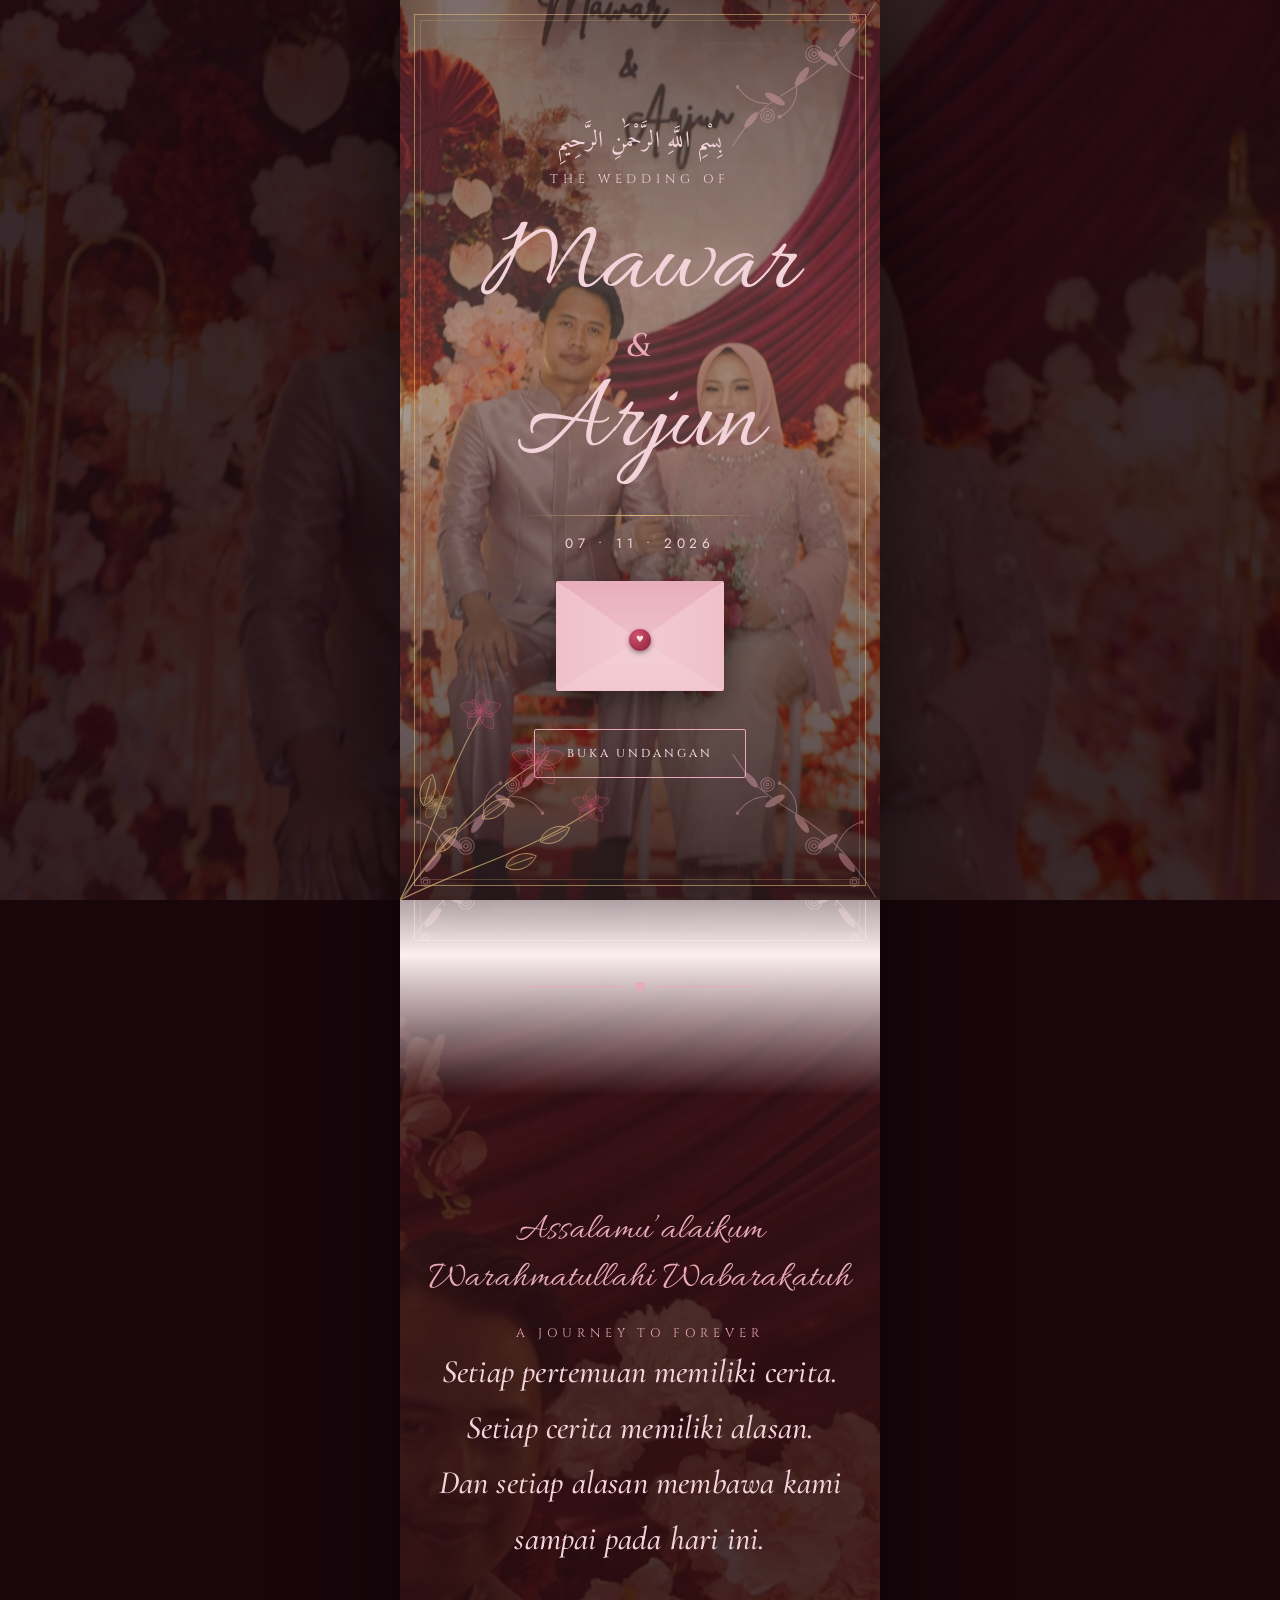
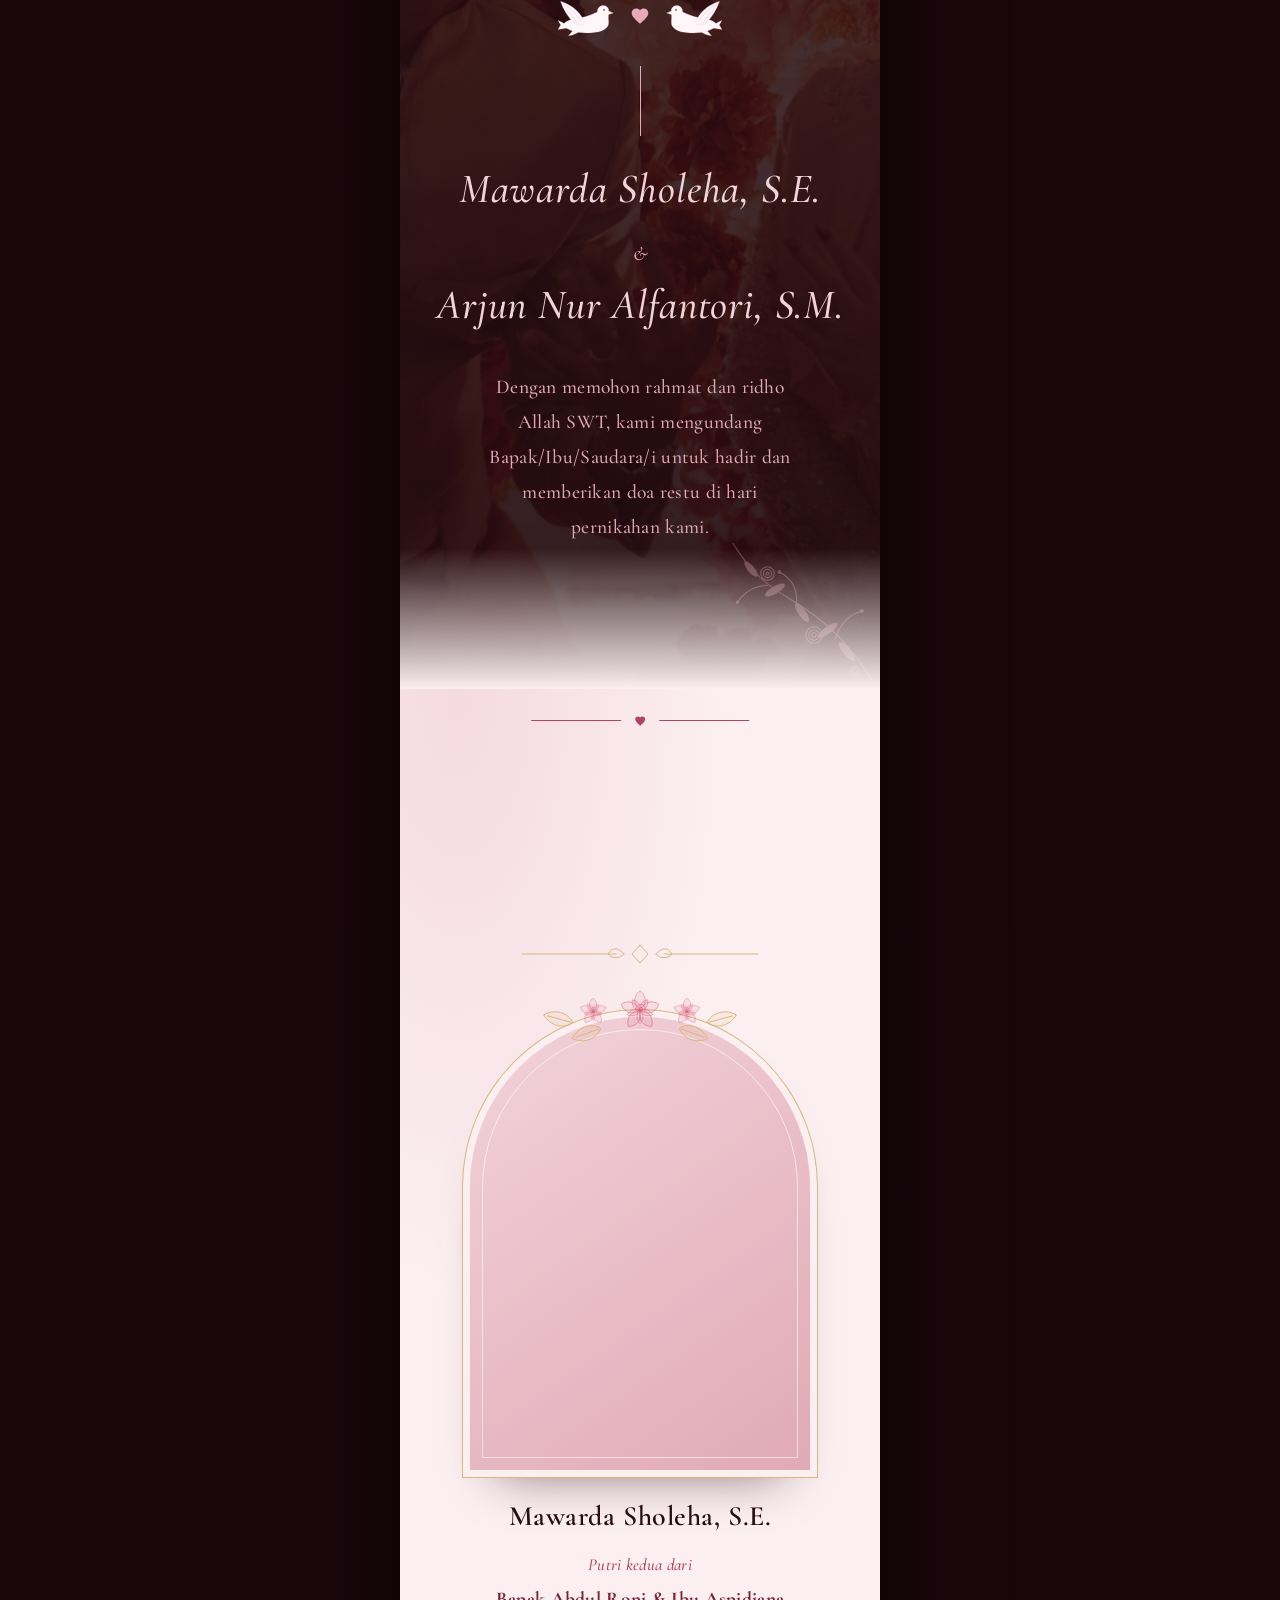
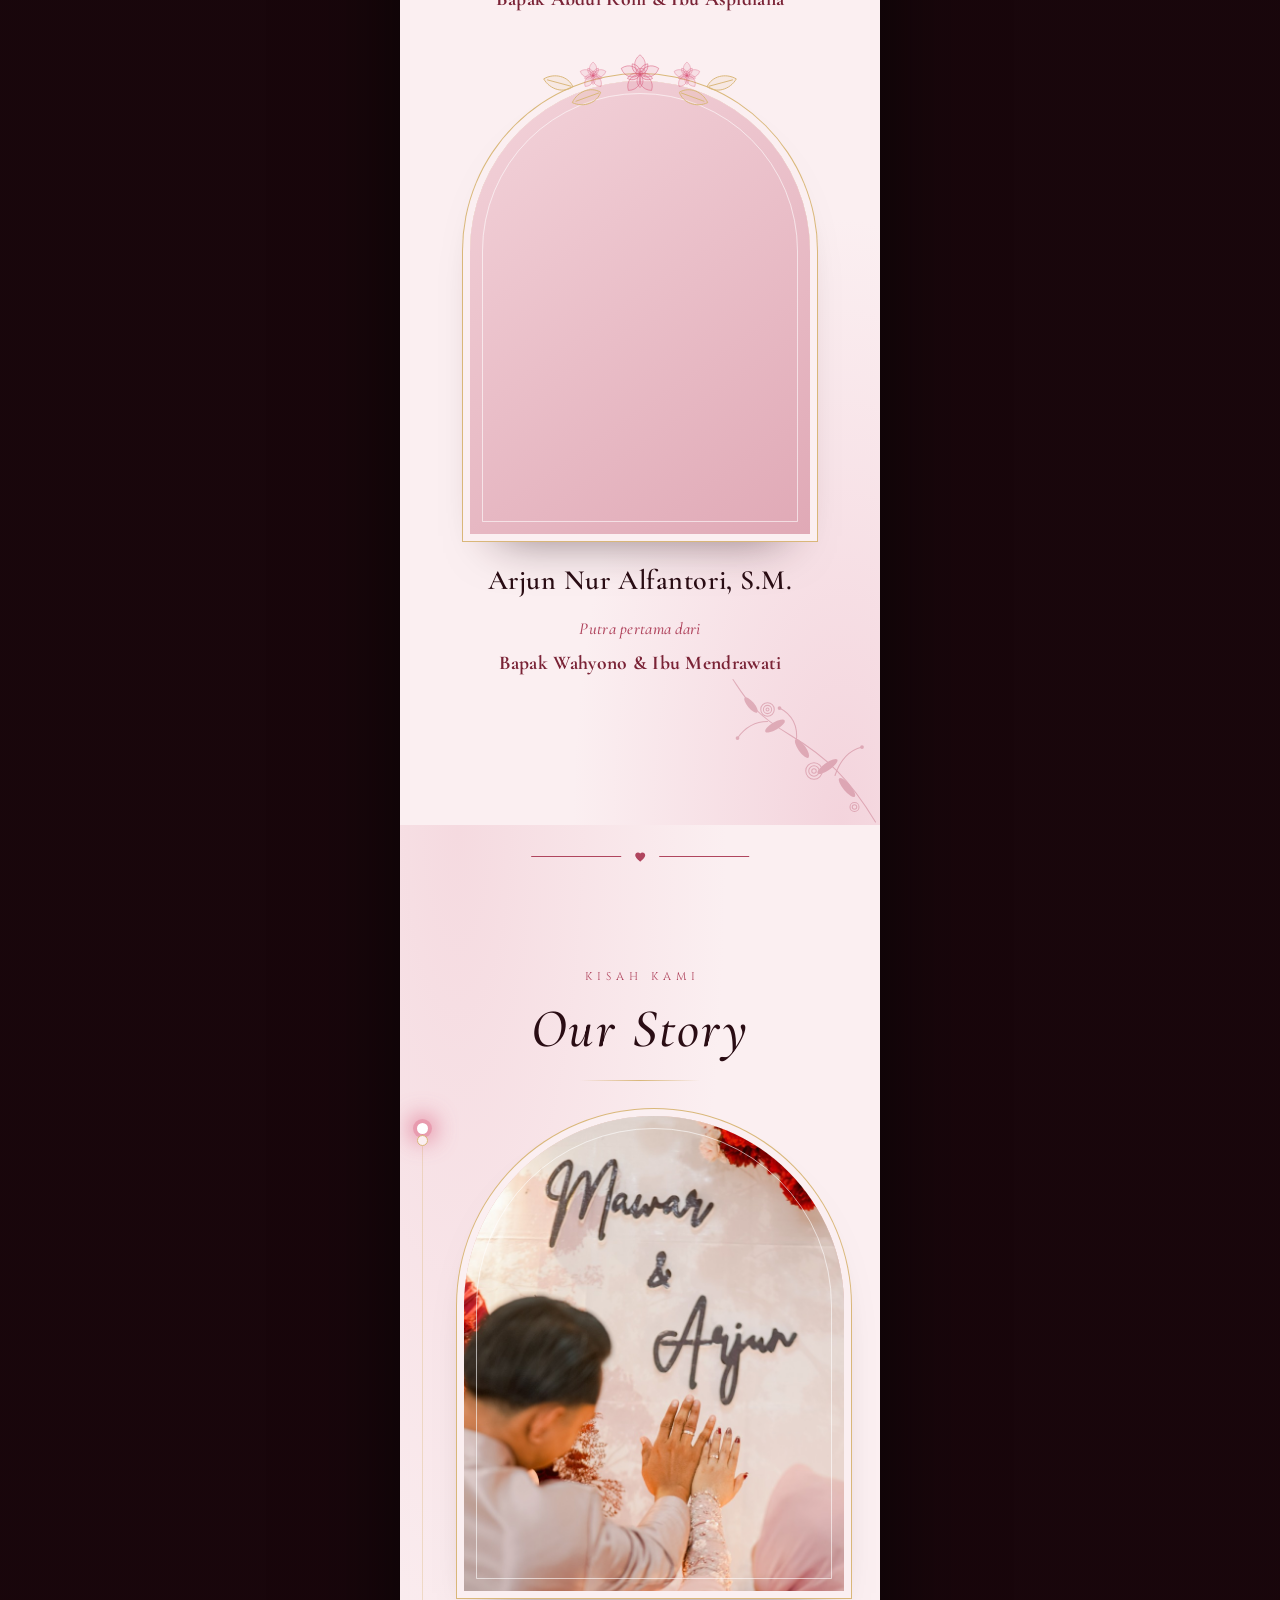
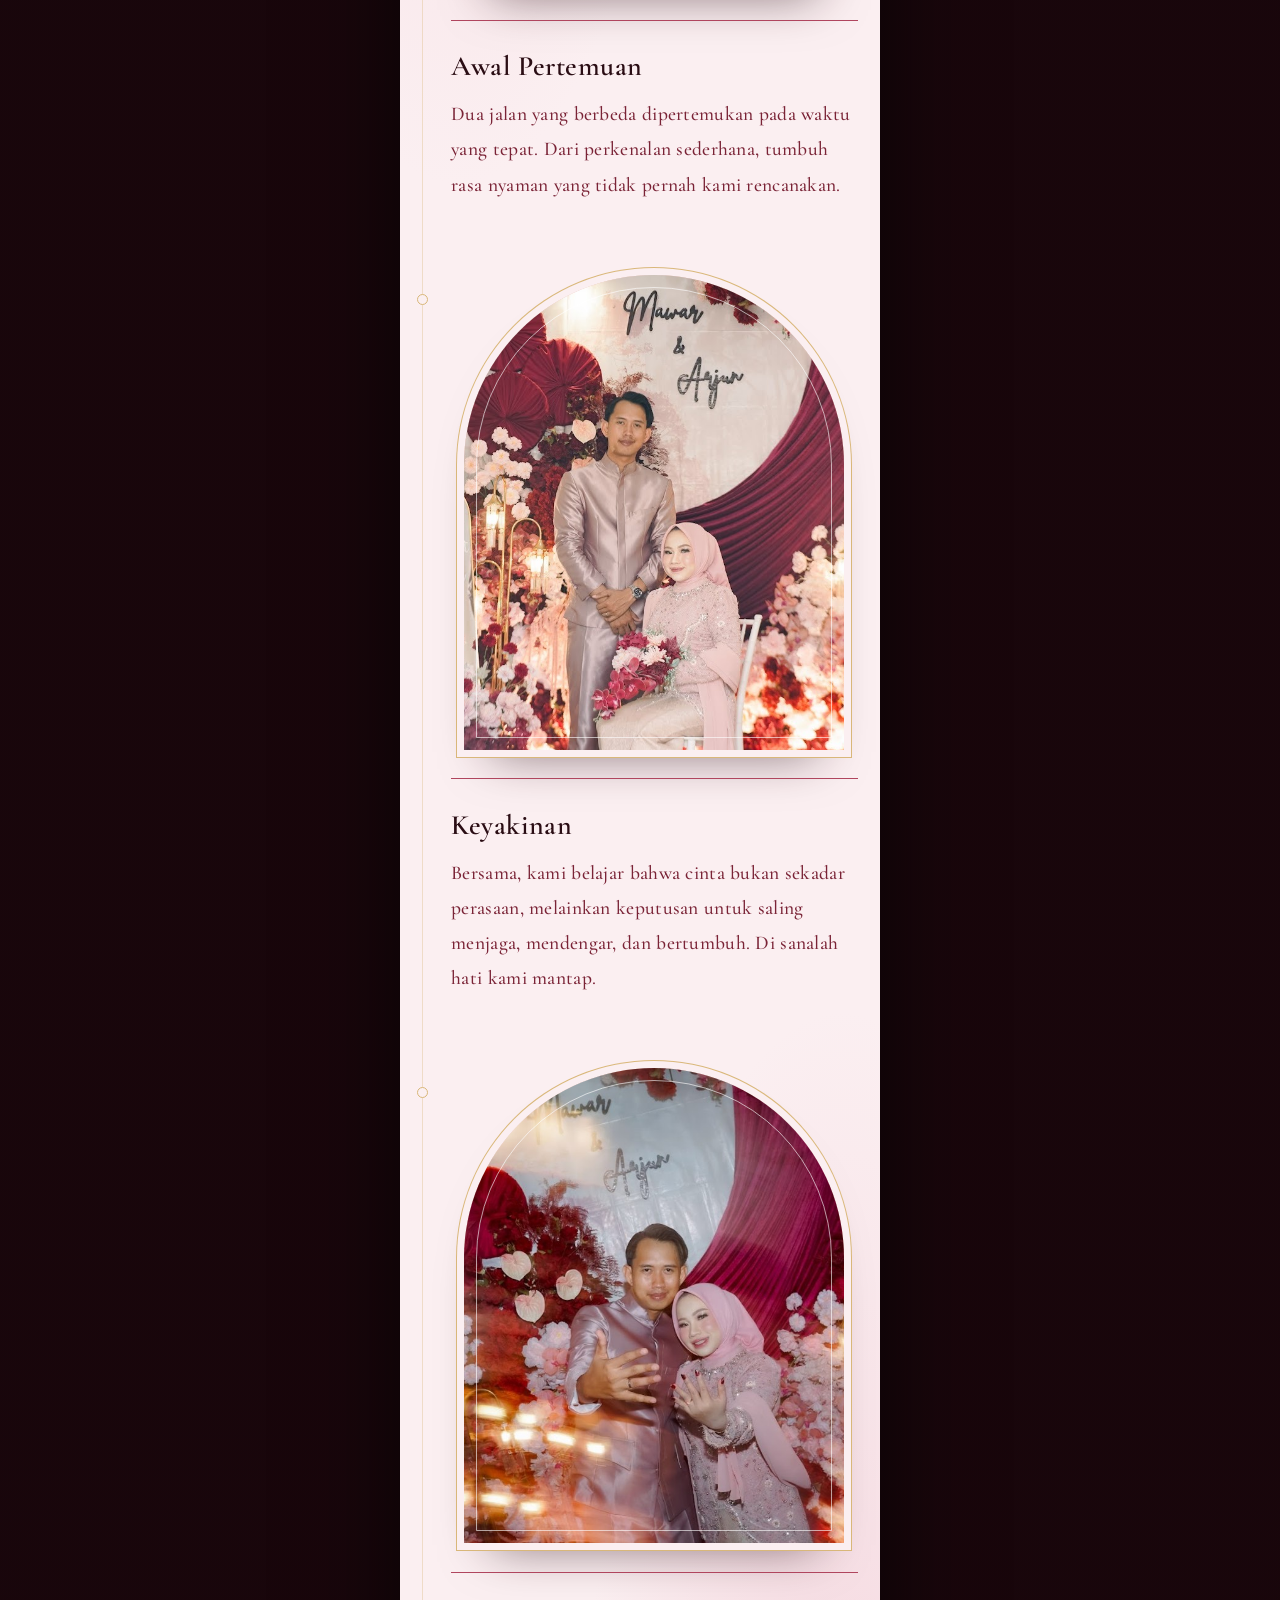
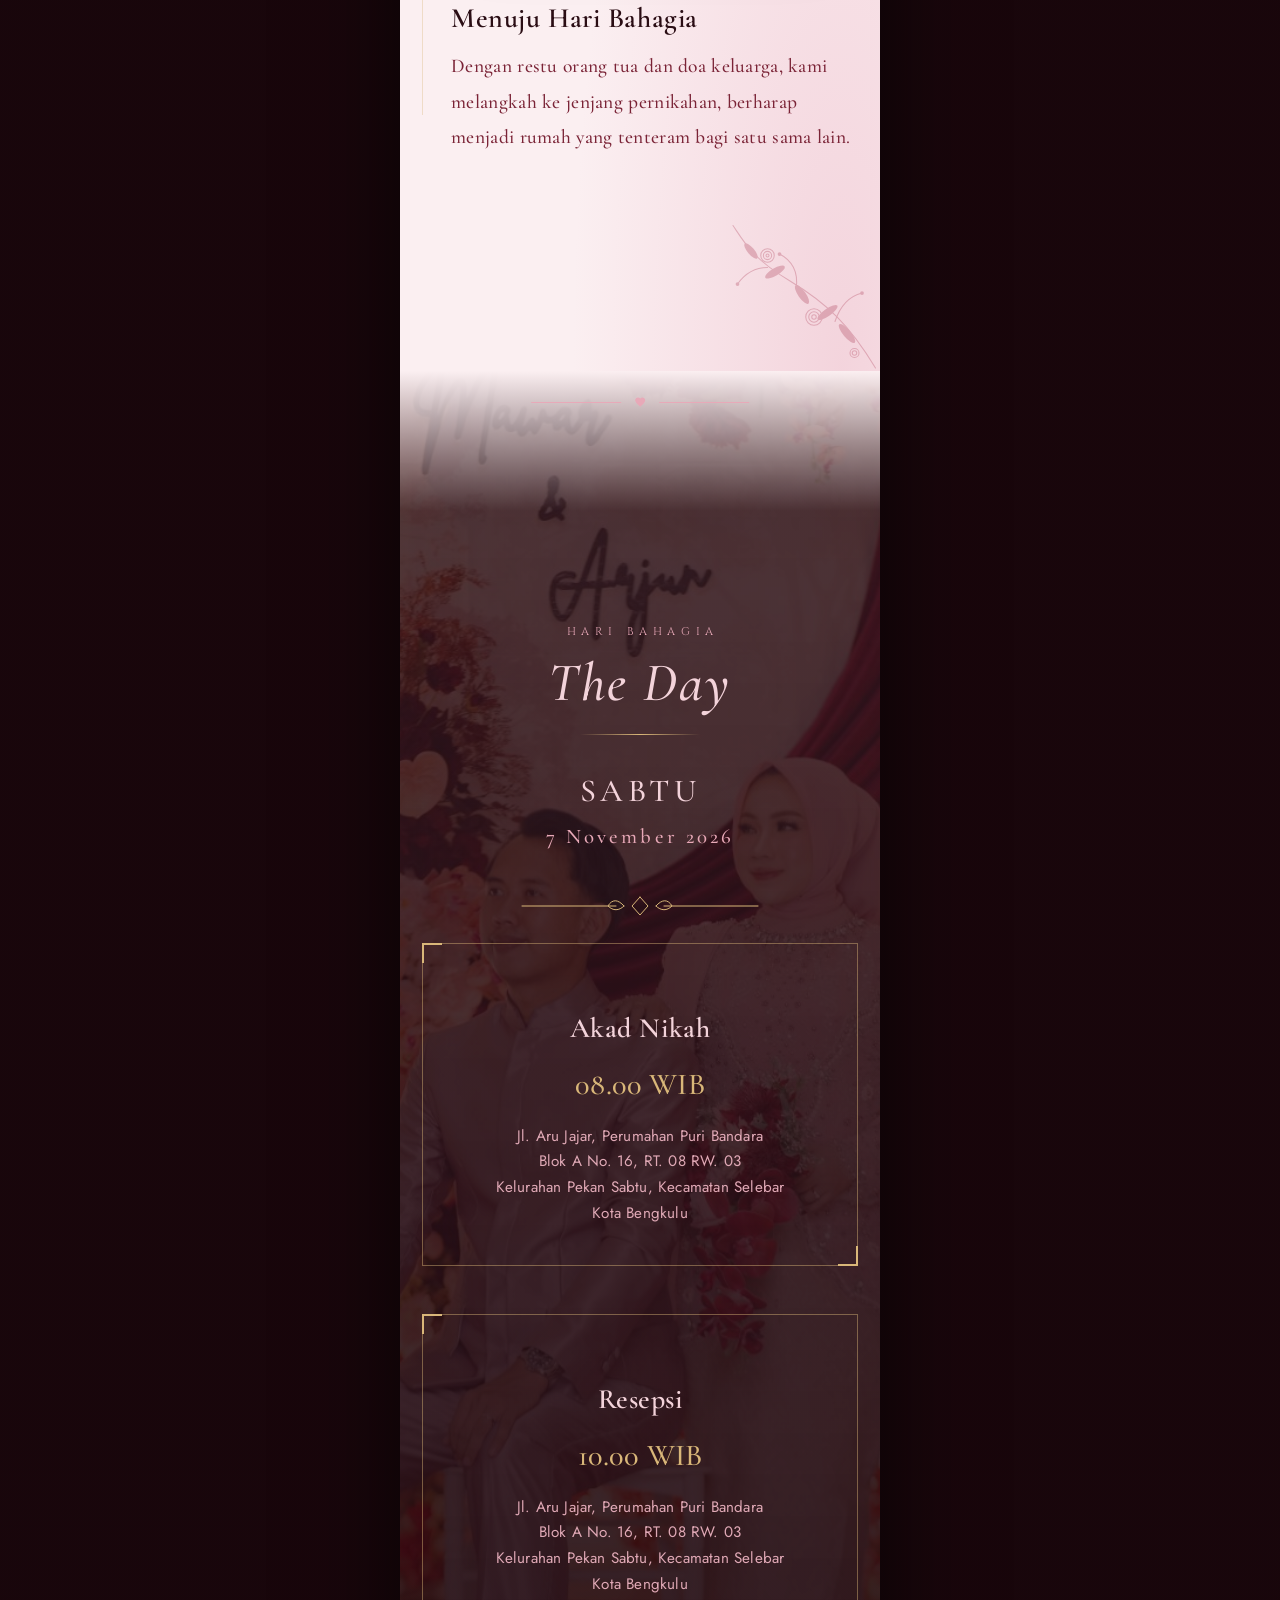
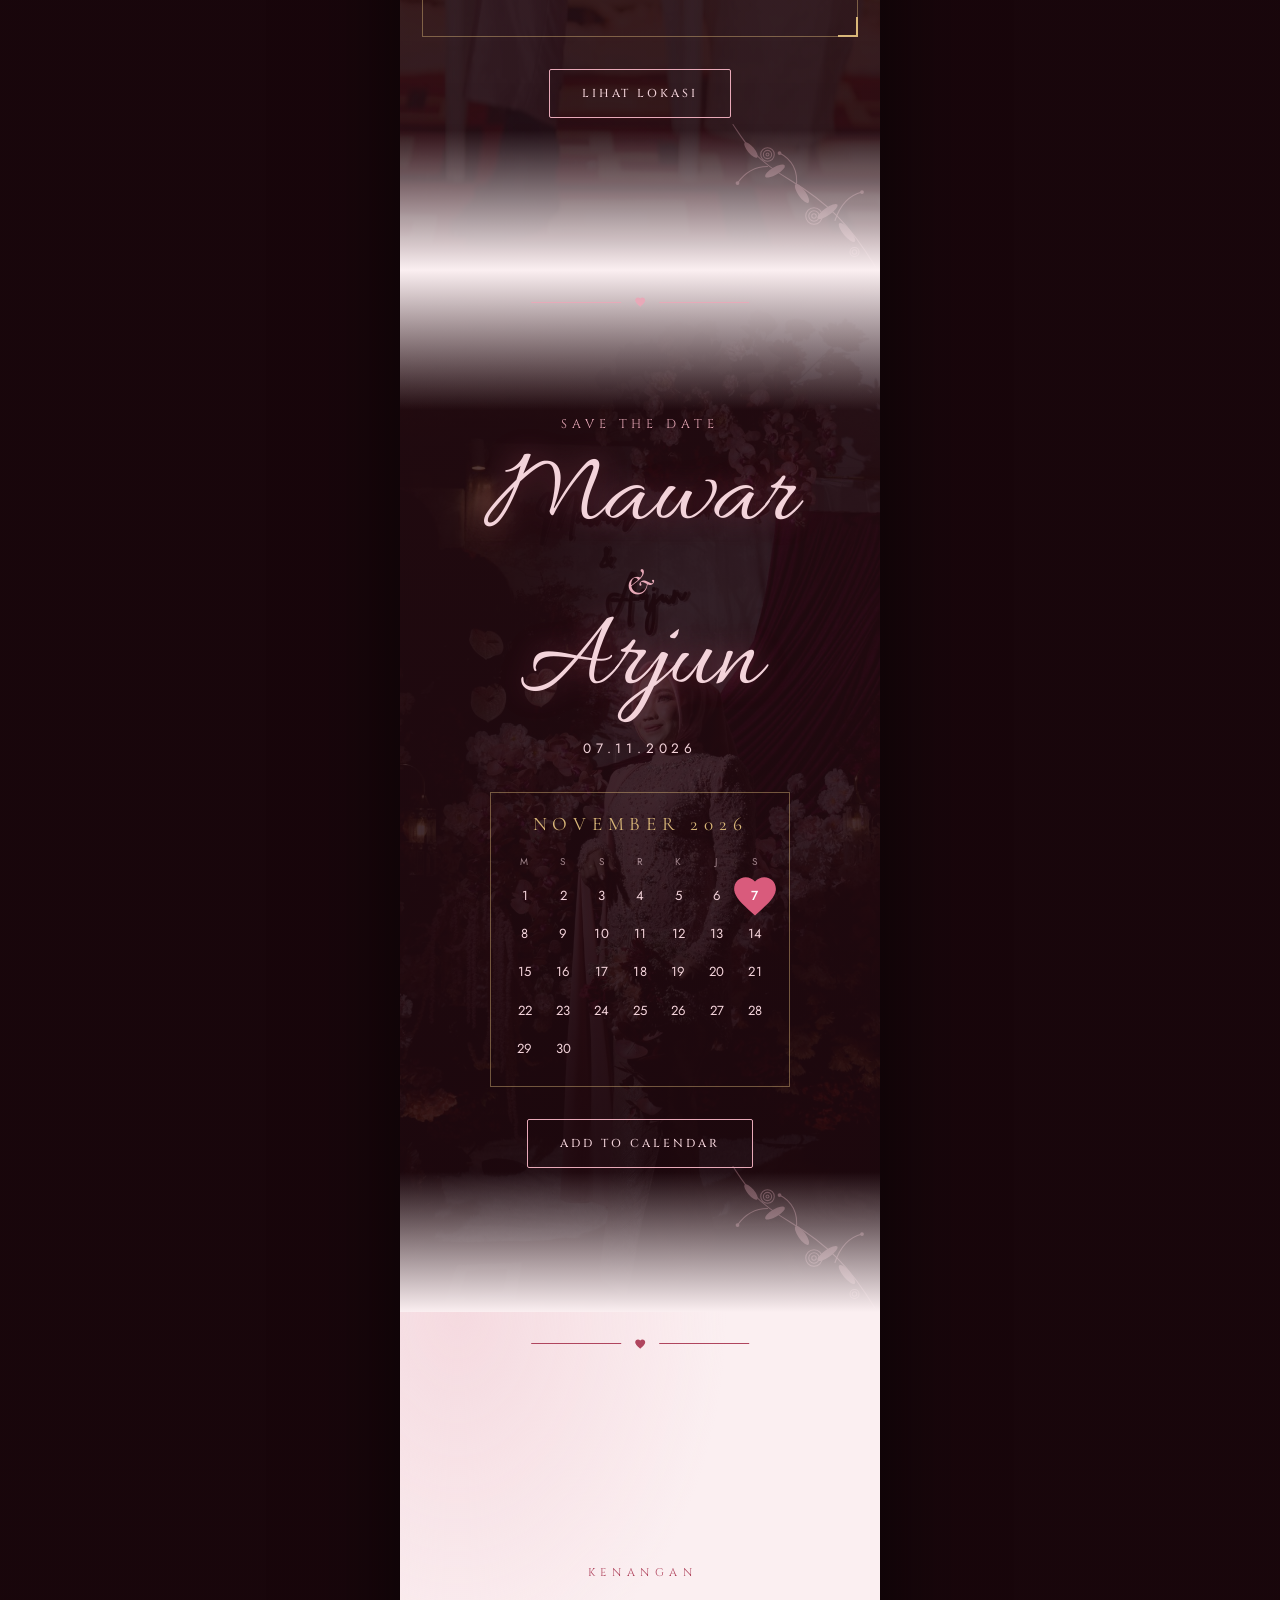
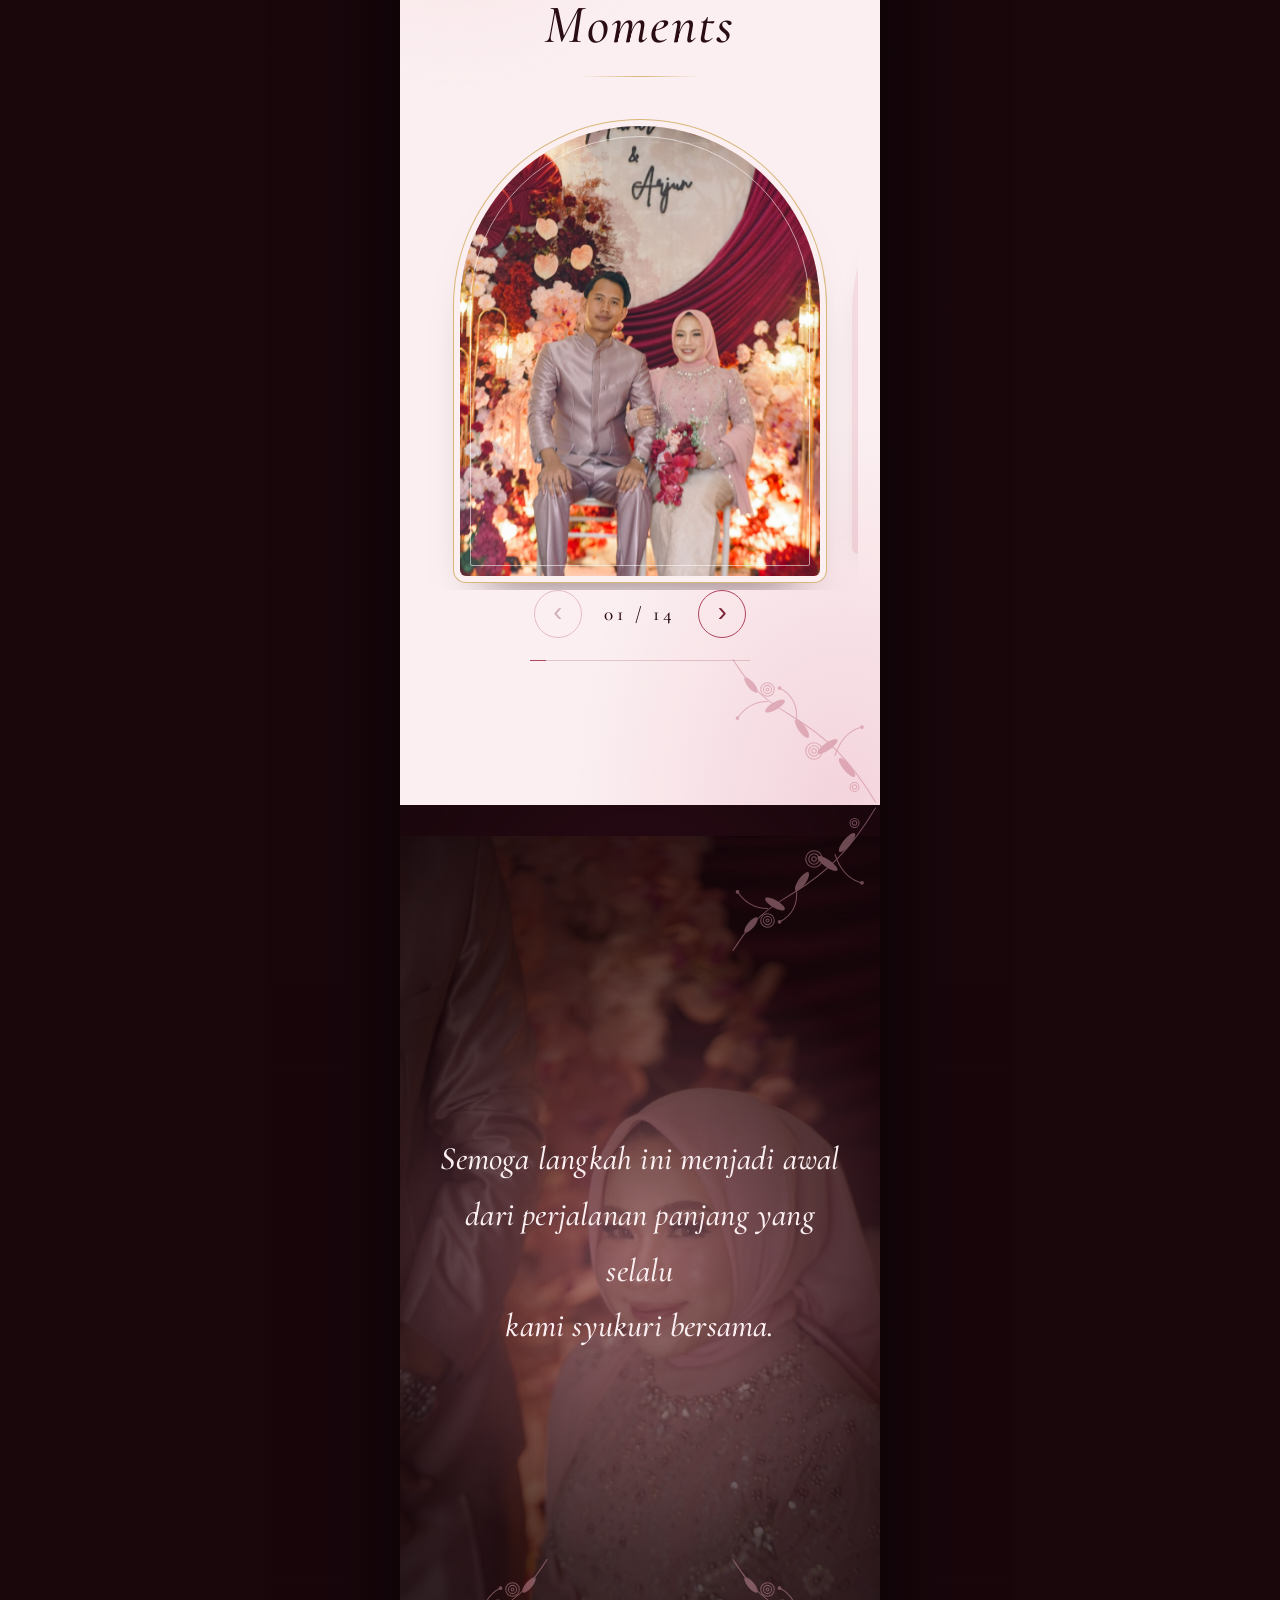
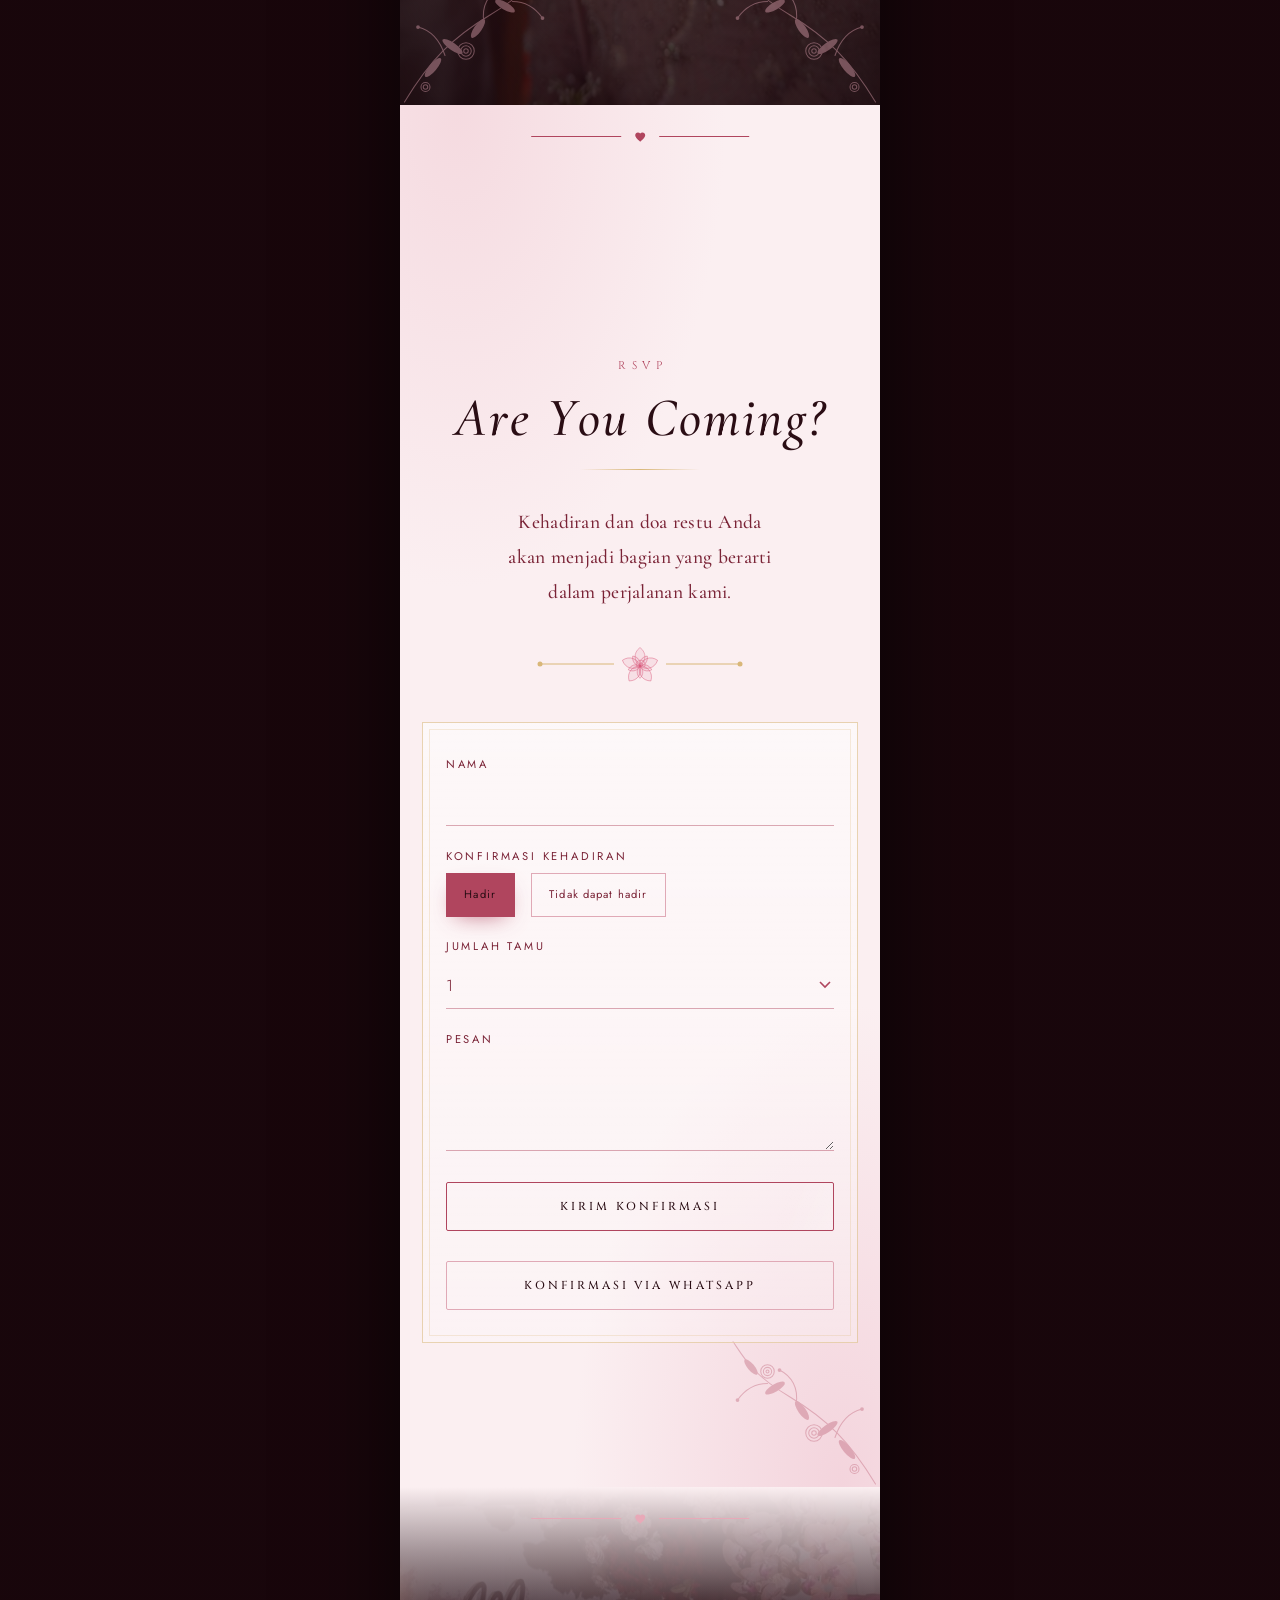
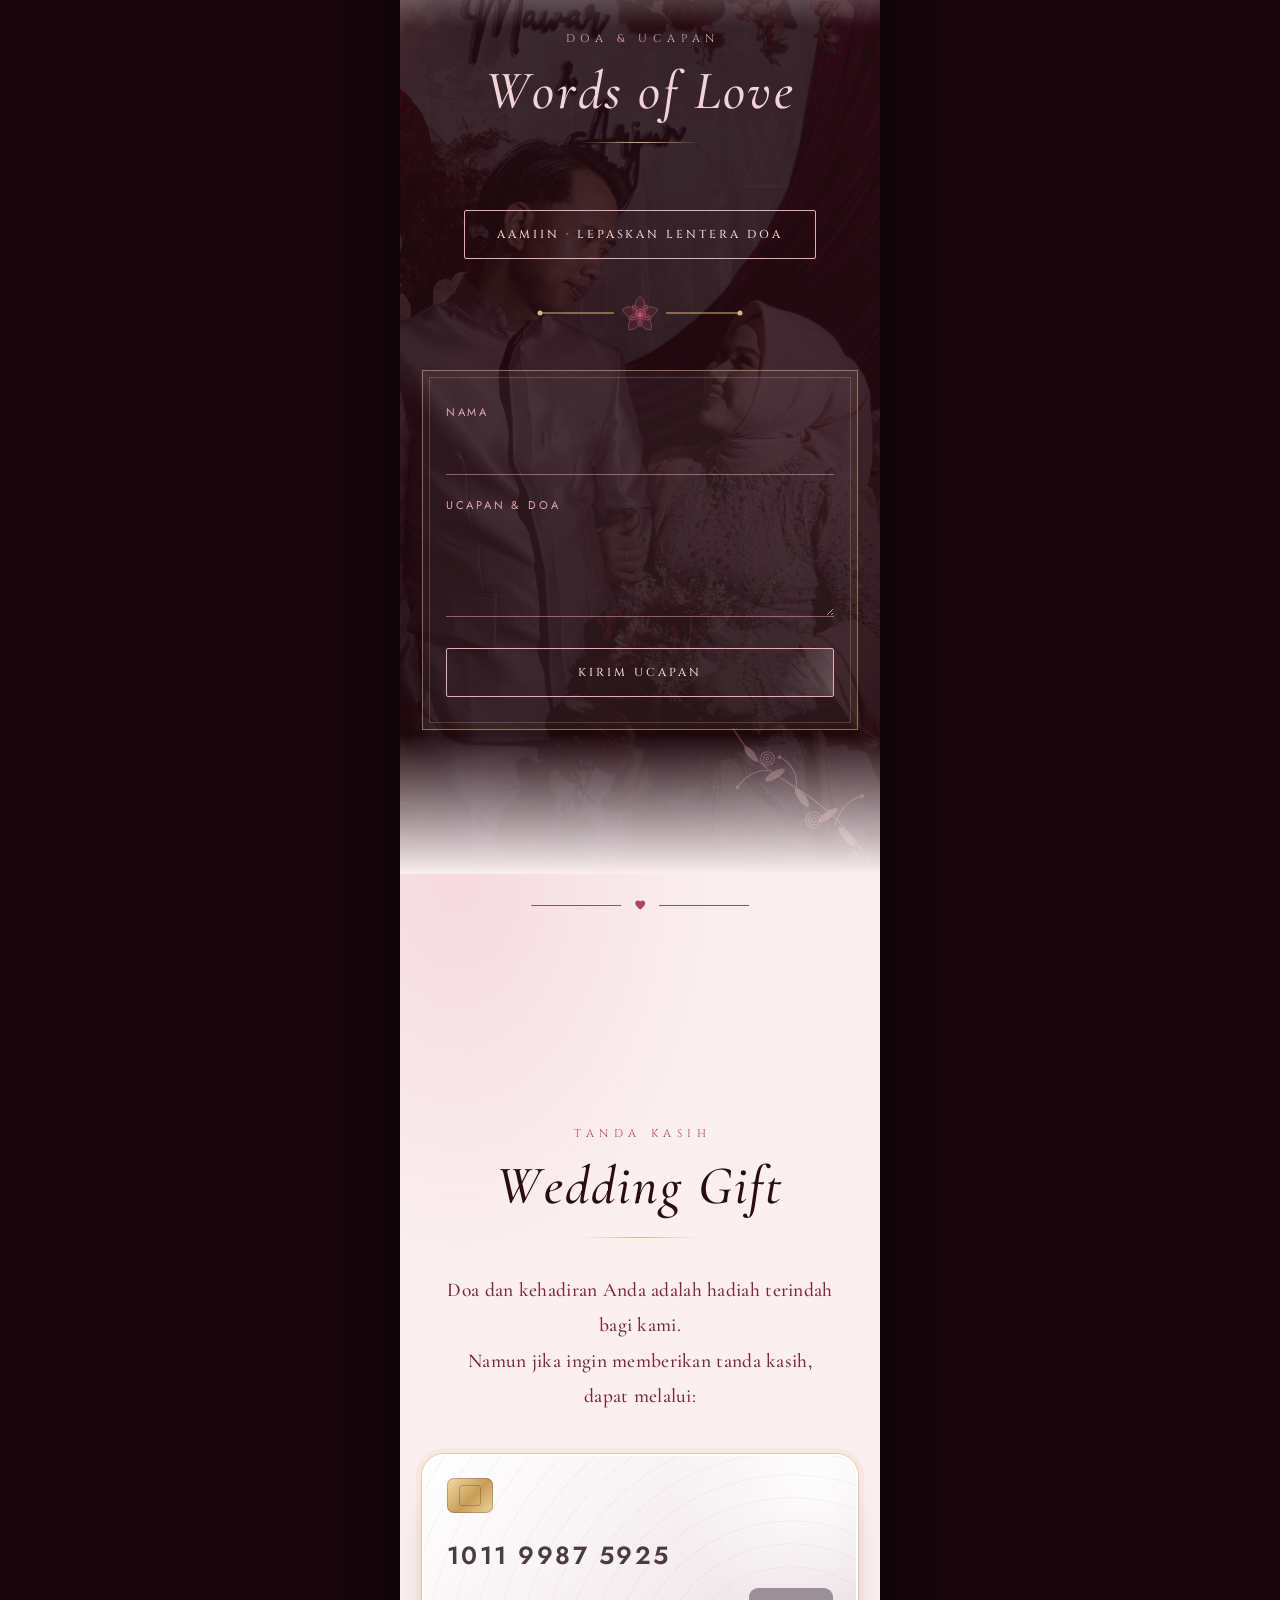
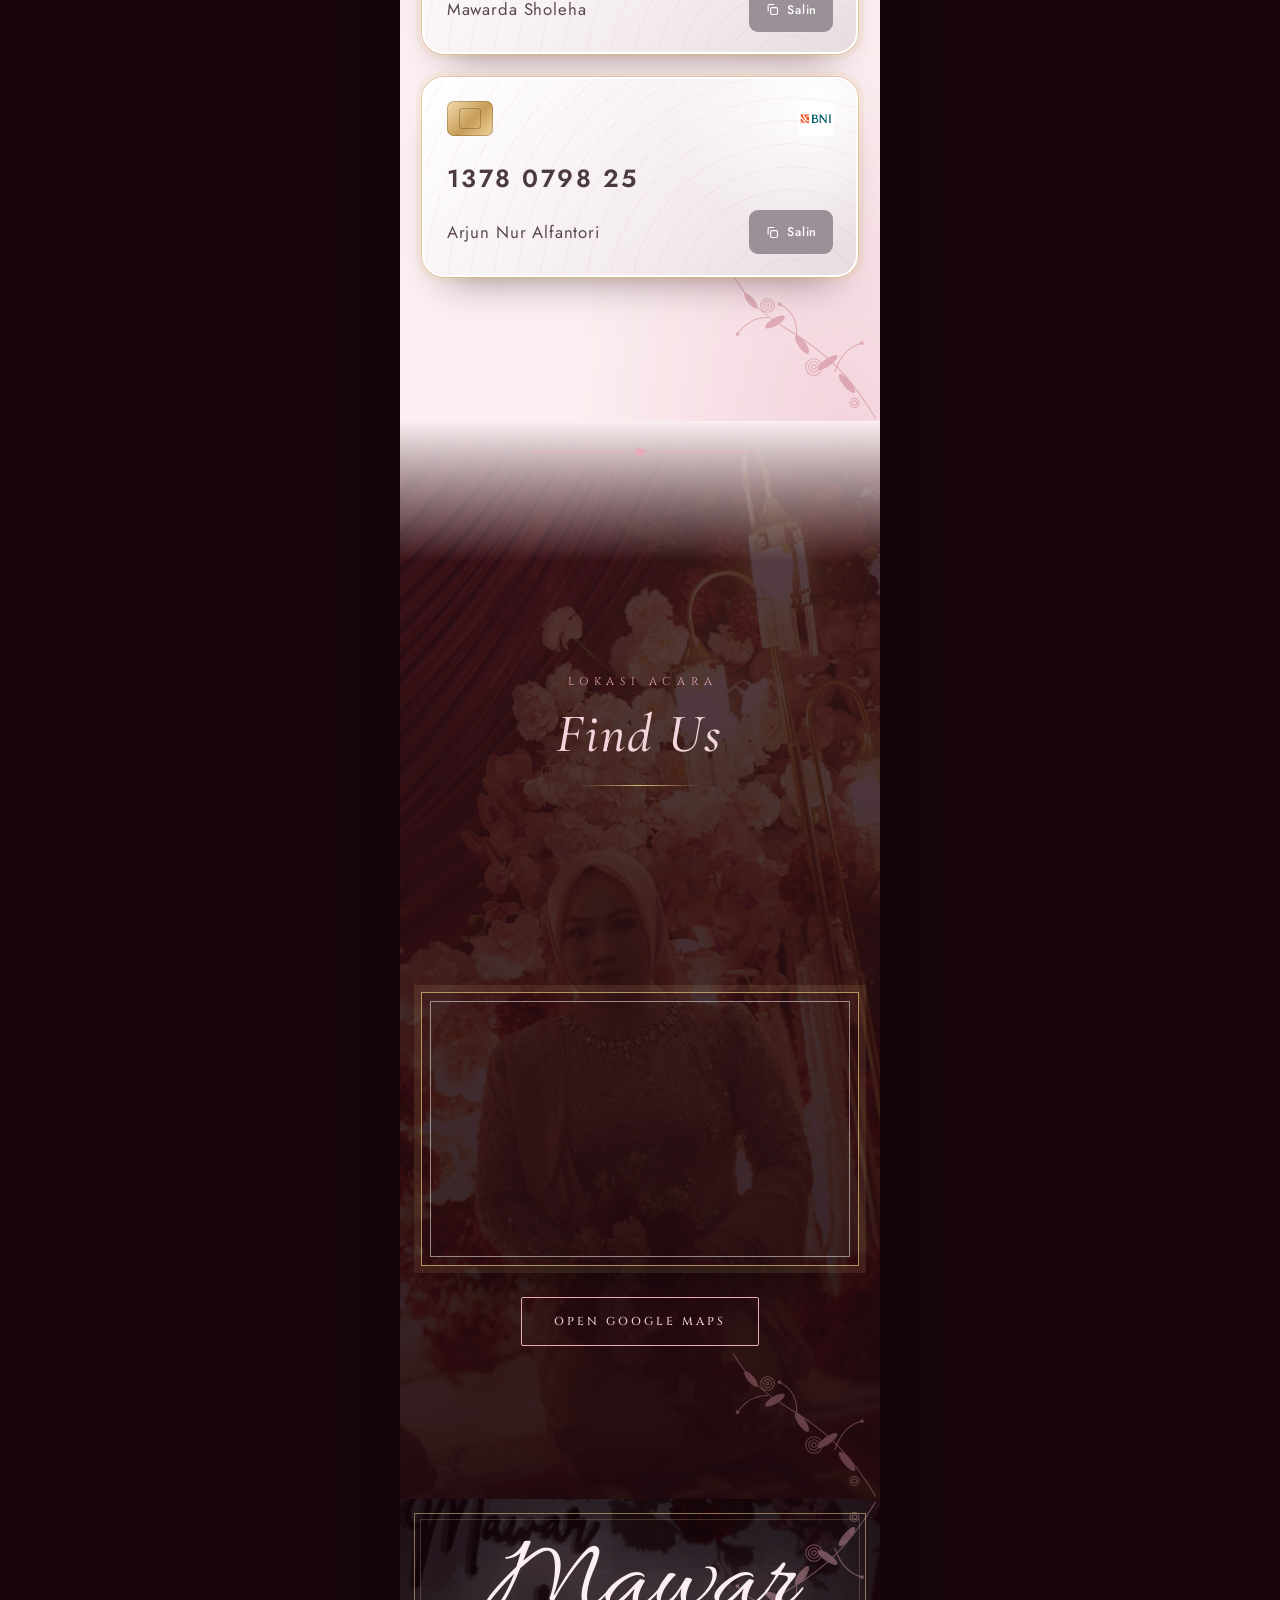
<file: index.html>
<!DOCTYPE html>
<html lang="id">
<head>
<meta charset="UTF-8">
<meta name="viewport" content="width=device-width, initial-scale=1, viewport-fit=cover">
<title>Mawar &amp; Arjun — 7 November 2026</title>
<meta name="description" content="Undangan pernikahan Mawarda Sholeha &amp; Arjun Nur Alfantori">
<meta name="theme-color" content="#2a0d14">
<meta property="og:type" content="website">
<meta property="og:locale" content="id_ID">
<meta property="og:title" content="The Wedding of Mawar &amp; Arjun — 7 November 2026">
<meta property="og:description" content="Dengan memohon rahmat dan ridho Allah SWT, kami mengundang Anda di hari pernikahan kami.">
<meta property="og:image" content="https://weddingmawararjun.my.id/images/og-image.jpg">
<meta property="og:image:width" content="1200">
<meta property="og:image:height" content="630">
<meta property="og:image:type" content="image/jpeg">
<meta name="twitter:card" content="summary_large_image">
<meta property="og:url" content="https://weddingmawararjun.my.id/">
<link rel="preconnect" href="https://fonts.googleapis.com">
<link rel="preconnect" href="https://fonts.gstatic.com" crossorigin>
<link href="https://fonts.googleapis.com/css2?family=Cormorant+Garamond:ital,wght@0,400;0,500;0,600;0,700;1,400;1,500;1,600&family=Jost:wght@300;400;500&family=Cinzel:wght@400;500;600&family=Allura&family=Amiri:wght@400;700&display=swap" rel="stylesheet">
<link rel="stylesheet" href="style.css">
<link rel="stylesheet" href="luxe.css">
<link rel="stylesheet" href="romance.css">
<link rel="stylesheet" href="polish.css">
<link rel="stylesheet" href="fx.css">
</head>
<body class="locked">
<div class="progress" id="progress"></div>
<div class="grain" aria-hidden="true"></div>
<canvas id="dust" aria-hidden="true"></canvas>
<div class="doves" id="doves" aria-hidden="true"></div>

<!-- COVER / AMPLOP -->
<section class="cover" id="cover" aria-label="Pembuka undangan">
  <div class="cover-in">
    <p class="small fade" style="--d:.6s">THE WEDDING OF</p>
    <h1 class="names fade" style="--d:1.4s">Mawar<span>&amp;</span>Arjun</h1>
    <p class="date fade" style="--d:2.4s">07 • 11 • 2026</p>
    <p class="guest fade" id="guestBox" style="--d:2.8s" hidden>Kepada Yth.<b id="guestName"></b></p>
    <div class="envelope fade" id="envelope" style="--d:3.2s" aria-hidden="true">
      <div class="env-back"></div>
      <div class="env-card"><em>Mawar &amp; Arjun</em><small>Undangan Pernikahan</small></div>
      <div class="env-front"></div>
      <div class="env-flap"></div>
      <div class="env-seal">♥</div>
    </div>
    <button class="btn fade" id="openBtn" style="--d:3.8s" aria-label="Buka undangan">BUKA UNDANGAN</button>
  </div>
</section>

<main id="main">
<!-- HERO -->
<section class="hero" id="hero">
  <div class="bg kb"><img decoding="async" src="images/01.jpg" alt="Mawar dan Arjun" onerror="this.remove()"></div>
  <div class="vignette"></div><div class="light"></div>
  <div class="hero-in">
    <p class="small rv">THE WEDDING OF</p>
    <h2 class="big rv" style="--d:.2s">Mawar<span class="amp">&amp;</span>Arjun</h2>
    <p class="date rv" style="--d:.4s">SABTU, 7 NOVEMBER 2026</p>
    <p class="quote rv" style="--d:.6s">Dan di antara begitu banyak kemungkinan dalam hidup,<br>kami menemukan satu sama lain.</p>
    <div class="cd rv" id="cd" aria-live="off" style="--d:.8s">
      <div><b id="cdD">00</b><span>Hari</span></div><div><b id="cdH">00</b><span>Jam</span></div>
      <div><b id="cdM">00</b><span>Menit</span></div><div><b id="cdS">00</b><span>Detik</span></div>
    </div>
    <p class="arrived" id="arrived" hidden>HARI BAHAGIA TELAH TIBA</p>
    <p class="hero-guest rv" id="heroGuest" style="--d:1s" hidden>Kepada Yth.<b id="heroGuestName"></b></p>
  </div>
  <a class="scroll" href="#intro" aria-label="Scroll ke bawah"><span>SCROLL TO DISCOVER</span><i></i></a>
</section>

<!-- INTRO -->
<section class="sec center dark" id="intro">
  <p class="small gold rv">A JOURNEY TO FOREVER</p>
  <p class="serif-q rv" style="--d:.2s">Setiap pertemuan memiliki cerita.<br>Setiap cerita memiliki alasan.<br>Dan setiap alasan membawa kami<br>sampai pada hari ini.</p>
  <div class="dove-pair rv" style="--d:.3s" aria-hidden="true"></div>
  <div class="line rv" style="--d:.4s"></div>
  <p class="intro-names rv" style="--d:.5s">Mawarda Sholeha, S.E.<br><em>&amp;</em><br>Arjun Nur Alfantori, S.M.</p>
  <p class="muted center rv" style="--d:.7s;max-width:36ch;margin:2.2rem auto 0">Dengan memohon rahmat dan ridho Allah SWT, kami mengundang Bapak/Ibu/Saudara/i untuk hadir dan memberikan doa restu di hari pernikahan kami.</p>
</section>

<!-- MEMPELAI -->
<section class="sec" id="couple">
  <div class="couple">
    <article class="person rv">
      <div class="ph portrait"><img decoding="async" src="images/02.jpg" alt="Mawarda Sholeha" loading="lazy" onerror="this.remove()"></div>
      <h3>Mawarda Sholeha, S.E.</h3>
      <p class="muted"><em class="ord">Putri kedua dari</em><br><b><span class="pr">Bapak Abdul Roni</span> &amp; <span class="pr">Ibu Aspidiana</span></b></p>
    </article>
    <article class="person rv" style="--d:.2s">
      <div class="ph portrait"><img decoding="async" src="images/03.jpg" alt="Arjun Nur Alfantori" loading="lazy" onerror="this.remove()"></div>
      <h3>Arjun Nur Alfantori, S.M.</h3>
      <p class="muted"><em class="ord">Putra pertama dari</em><br><b><span class="pr">Bapak Wahyono</span> &amp; <span class="pr">Ibu Mendrawati</span></b></p>
    </article>
  </div>
</section>

<!-- STORY -->
<section class="sec story" id="story">
  <h2 class="head rv">Our Story</h2>
  <div class="chapter rv"><div class="ph wide"><img decoding="async" src="images/04.jpg" alt="Cerita pertemuan kami" loading="lazy" onerror="this.remove()"></div><div class="txt"><i class="hl"></i><h3>Awal Pertemuan</h3><p class="muted">Dua jalan yang berbeda dipertemukan pada waktu yang tepat. Dari perkenalan sederhana, tumbuh rasa nyaman yang tidak pernah kami rencanakan.</p></div></div>
  <div class="chapter rv rev"><div class="ph wide"><img decoding="async" src="images/05.jpg" alt="Momen yang membuat kami yakin" loading="lazy" onerror="this.remove()"></div><div class="txt"><i class="hl"></i><h3>Keyakinan</h3><p class="muted">Bersama, kami belajar bahwa cinta bukan sekadar perasaan, melainkan keputusan untuk saling menjaga, mendengar, dan bertumbuh. Di sanalah hati kami mantap.</p></div></div>
  <div class="chapter rv"><div class="ph wide"><img decoding="async" src="images/06.jpg" alt="Cerita menuju pernikahan" loading="lazy" onerror="this.remove()"></div><div class="txt"><i class="hl"></i><h3>Menuju Hari Bahagia</h3><p class="muted">Dengan restu orang tua dan doa keluarga, kami melangkah ke jenjang pernikahan, berharap menjadi rumah yang tenteram bagi satu sama lain.</p></div></div>
</section>

<!-- THE DAY -->
<section class="sec center dark" id="day">
  <h2 class="head rv">The Day</h2>
  <p class="daydate rv" style="--d:.1s">SABTU<br><span>7 November 2026</span></p>
  <div class="events">
    <article class="event rv"><h3>Akad Nikah</h3><p class="time">08.00 WIB</p><address id="addr1"></address></article>
    <article class="event rv" style="--d:.2s"><h3>Resepsi</h3><p class="time">10.00 WIB</p><address id="addr2"></address></article>
  </div>
  <a class="btn rv" data-maps target="_blank" rel="noopener" aria-label="Lihat lokasi di Google Maps">LIHAT LOKASI</a>
</section>

<!-- SAVE THE DATE -->
<section class="sec center dark" id="save">
  <p class="small gold rv">SAVE THE DATE</p>
  <h2 class="big rv" style="--d:.2s">Mawar<span class="amp">&amp;</span>Arjun</h2>
  <p class="date rv" style="--d:.3s">07.11.2026</p>
  <button class="btn rv" id="calBtn" style="--d:.4s" aria-label="Tambahkan ke kalender">ADD TO CALENDAR</button>
</section>

<!-- GALERI -->
<section class="sec gal" id="gallery">
  <h2 class="head rv">Moments</h2>
  <div class="carousel rv" id="carousel" role="region" aria-roledescription="carousel" aria-label="Galeri foto">
    <div class="track" id="galleryTrack"></div>
    <div class="gal-ctl">
      <button class="gal-btn" id="galPrev" aria-label="Foto sebelumnya">&#8249;</button>
      <p class="gal-count" id="galCount" aria-live="polite">01 / 15</p>
      <button class="gal-btn" id="galNext" aria-label="Foto berikutnya">&#8250;</button>
    </div>
    <i class="gal-bar" aria-hidden="true"><b id="galBar"></b></i>
  </div>
</section>

<!-- CINEMATIC PARALLAX -->
<section class="cine" id="cine">
  <div class="bg px"><img decoding="async" src="images/08.jpg" alt="Mawar dan Arjun" loading="lazy" onerror="this.remove()"></div>
  <div class="vignette"></div>
  <p class="serif-q rv light-t">Semoga langkah ini menjadi awal<br>dari perjalanan panjang yang selalu<br>kami syukuri bersama.</p>
</section>

<!-- RSVP -->
<section class="sec" id="rsvp">
  <div class="narrow">
    <h2 class="head rv">Are You Coming?</h2>
    <p class="muted center rv">Kehadiran dan doa restu Anda<br>akan menjadi bagian yang berarti<br>dalam perjalanan kami.</p>
    <form id="rsvpForm" class="form rv" novalidate>
      <label>Nama<input name="name" required autocomplete="name"></label>
      <fieldset><legend>Konfirmasi Kehadiran</legend>
        <label class="radio"><input type="radio" name="status" value="Hadir" checked><span>Hadir</span></label>
        <label class="radio"><input type="radio" name="status" value="Tidak dapat hadir"><span>Tidak dapat hadir</span></label>
      </fieldset>
      <label>Jumlah tamu<select name="guests"><option>1</option><option>2</option><option>3</option><option>4</option></select></label>
      <label>Pesan<textarea name="message" rows="3"></textarea></label>
      <button class="btn" type="submit">KIRIM KONFIRMASI</button>
      <a class="btn ghost" id="waBtn" target="_blank" rel="noopener">KONFIRMASI VIA WHATSAPP</a>
    </form>
  </div>
</section>

<!-- UCAPAN -->
<section class="sec dark" id="wishes">
  <div class="narrow">
    <h2 class="head rv">Words of Love</h2>
    <form id="wishForm" class="form rv">
      <label>Nama<input name="name" required></label>
      <label>Ucapan &amp; doa<textarea name="text" rows="3" required></textarea></label>
      <button class="btn" type="submit">KIRIM UCAPAN</button>
    </form>
    <div class="wish-list" id="wishList"></div>
  </div>
</section>

<!-- AMPLOP DIGITAL -->
<section class="sec center" id="gift">
  <h2 class="head rv">Wedding Gift</h2>
  <p class="muted rv">Doa dan kehadiran Anda adalah hadiah terindah bagi kami.<br>Namun jika ingin memberikan tanda kasih, dapat melalui:</p>
  <div class="gifts">
    <article class="gift rv">
      <span class="chip" aria-hidden="true"></span>
      <div class="gc-logo"><img decoding="async" src="images/logo-jago.png" alt="Bank Jago" onerror="this.outerHTML='<span class=wm-jago>jago</span>'"></div>
      <p class="acc">1011 9987 5925</p>
      <p class="gc-name">Mawarda Sholeha</p>
      <button class="gc-copy" data-copy="101199875925" aria-label="Salin nomor rekening Mawarda"><svg viewBox="0 0 24 24" aria-hidden="true"><rect x="9" y="9" width="11" height="11" rx="2"/><path d="M5 15V6a2 2 0 0 1 2-2h8"/></svg><span>Salin</span></button>
    </article>
    <article class="gift rv" style="--d:.2s">
      <span class="chip" aria-hidden="true"></span>
      <div class="gc-logo"><img decoding="async" src="images/logo-bni.png" alt="BNI" onerror="this.outerHTML='<span class=wm-bni>BNI<sup>46</sup></span>'"></div>
      <p class="acc">1378 0798 25</p>
      <p class="gc-name">Arjun Nur Alfantori</p>
      <button class="gc-copy" data-copy="1378079825" aria-label="Salin nomor rekening Arjun"><svg viewBox="0 0 24 24" aria-hidden="true"><rect x="9" y="9" width="11" height="11" rx="2"/><path d="M5 15V6a2 2 0 0 1 2-2h8"/></svg><span>Salin</span></button>
    </article>
  </div>
</section>

<!-- MAPS -->
<section class="sec center dark" id="find">
  <h2 class="head rv">Find Us</h2>
  <address class="muted rv" id="addr3"></address>
  <div class="map rv"><iframe id="mapFrame" title="Peta lokasi acara" loading="lazy" referrerpolicy="no-referrer-when-downgrade"></iframe></div>
  <a class="btn rv" data-maps target="_blank" rel="noopener" aria-label="Buka Google Maps">OPEN GOOGLE MAPS</a>
</section>

<!-- FINAL -->
<section class="hero final" id="final">
  <div class="bg px"><img decoding="async" src="images/11.jpg" alt="Mawar dan Arjun" loading="lazy" onerror="this.remove()"></div>
  <div class="vignette"></div>
  <div class="hero-in">
    <h2 class="big rv">Mawar<span class="amp">&amp;</span>Arjun</h2>
    <p class="date rv" style="--d:.2s">07 • 11 • 2026</p>
    <p class="quote rv" style="--d:.5s">Terima kasih telah menjadi bagian<br>dari hari bahagia kami.</p>
    <div class="dove-pair rv" style="--d:.6s" aria-hidden="true"></div>
    <p class="sign rv" style="--d:.8s">With love,<br>Mawar &amp; Arjun</p>
    <div class="hashtag rv" style="--d:1s">
      <span class="ht-heart" aria-hidden="true">♥</span>
      <span class="ht-cap">Bagikan momen indah kami</span>
      <button type="button" class="ht" id="htBtn">#mawarjuniverse</button>
      <span class="ht-line" aria-hidden="true"></span>
    </div>
  </div>
</section>
</main>

<!-- MUSIK -->
<div class="music" id="music" hidden>
  <button id="musicBtn" aria-label="Putar atau jeda musik"><span class="note">♫</span><span class="bars"><i></i><i></i><i></i></span></button>
  <span class="status" id="musicStatus">Paused</span>
  <button id="muteBtn" aria-label="Bisukan musik" class="mute">🔊</button>
  <input type="range" id="vol" min="0" max="1" step=".05" value=".6" aria-label="Volume">
</div>
<button class="autoscroll" id="autoBtn" hidden aria-label="Gulir otomatis" aria-pressed="false"><span>▼</span></button>
<nav class="dock" id="dock" hidden aria-label="Navigasi undangan">
  <a href="#hero" data-t="hero" aria-label="Beranda"><svg viewBox="0 0 24 24" aria-hidden="true"><path d="M3 11l9-8 9 8"/><path d="M5 10v10h14V10"/><path d="M10 20v-6h4v6"/></svg></a>
  <a href="#couple" data-t="couple intro story" aria-label="Mempelai"><svg viewBox="0 0 24 24" aria-hidden="true"><path d="M20.8 4.6a5.5 5.5 0 0 0-7.8 0L12 5.7l-1-1.1a5.5 5.5 0 0 0-7.8 7.8l1 1.1L12 21.2l7.8-7.7 1-1.1a5.5 5.5 0 0 0 0-7.8z"/></svg></a>
  <a href="#day" data-t="day save" aria-label="Acara"><svg viewBox="0 0 24 24" aria-hidden="true"><rect x="3" y="5" width="18" height="16" rx="2"/><path d="M3 10h18M8 3v4M16 3v4"/></svg></a>
  <a href="#gallery" data-t="gallery cine" aria-label="Galeri"><svg viewBox="0 0 24 24" aria-hidden="true"><rect x="3" y="4" width="18" height="16" rx="2"/><circle cx="9" cy="10" r="1.6"/><path d="M21 16l-5-5-9 9"/></svg></a>
  <a href="#rsvp" data-t="rsvp wishes" aria-label="Konfirmasi dan ucapan"><svg viewBox="0 0 24 24" aria-hidden="true"><path d="M21 12a8 8 0 0 1-11.8 7L3 21l2-5.2A8 8 0 1 1 21 12z"/></svg></a>
  <a href="#gift" data-t="gift find final" aria-label="Hadiah"><svg viewBox="0 0 24 24" aria-hidden="true"><rect x="3" y="8" width="18" height="4" rx="1"/><path d="M12 8v13M5 12v8a1 1 0 0 0 1 1h12a1 1 0 0 0 1-1v-8"/><path d="M12 8C10 8 7.5 7 7.5 5.2 7.5 3.8 9 3 10.2 3.5 11.5 4 12 6 12 8zM12 8c2 0 4.5-1 4.5-2.8C16.5 3.8 15 3 13.8 3.5 12.5 4 12 6 12 8z"/></svg></a>
</nav>
<audio id="audio" src="audio/lagu.mp3" loop preload="none"></audio>

<!-- LIGHTBOX -->
<div class="lb" id="lb" hidden role="dialog" aria-modal="true" aria-label="Galeri foto">
  <button class="lb-x" id="lbX" aria-label="Tutup">✕</button>
  <button class="lb-n prev" id="lbP" aria-label="Foto sebelumnya">‹</button>
  <img decoding="async" id="lbImg" alt="">
  <button class="lb-n next" id="lbN" aria-label="Foto berikutnya">›</button>
</div>
<div class="toast" id="toast" role="status" aria-live="polite"></div>
<script src="script.js"></script>
<script src="luxe.js"></script>
<script src="romance.js"></script>
<script src="polish.js"></script>
<script src="fx.js"></script>
</body>
</html>
</file>
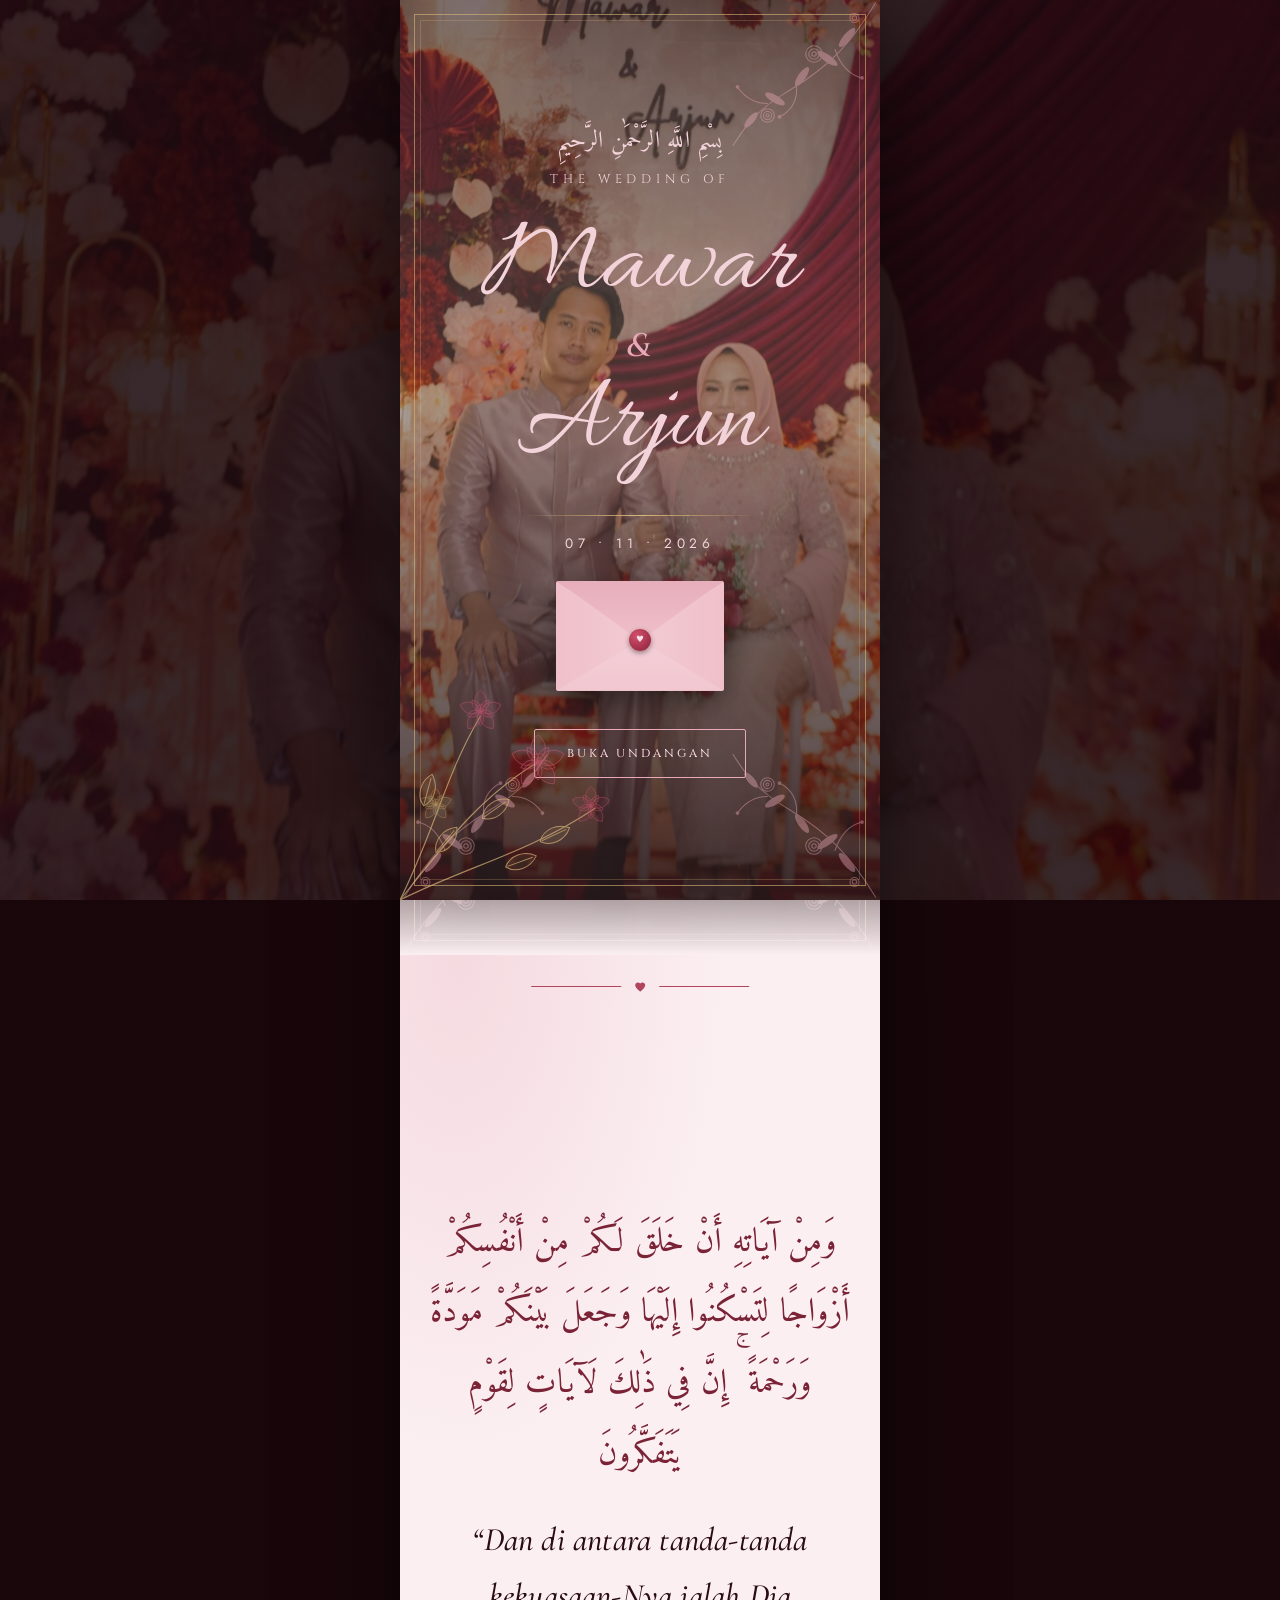
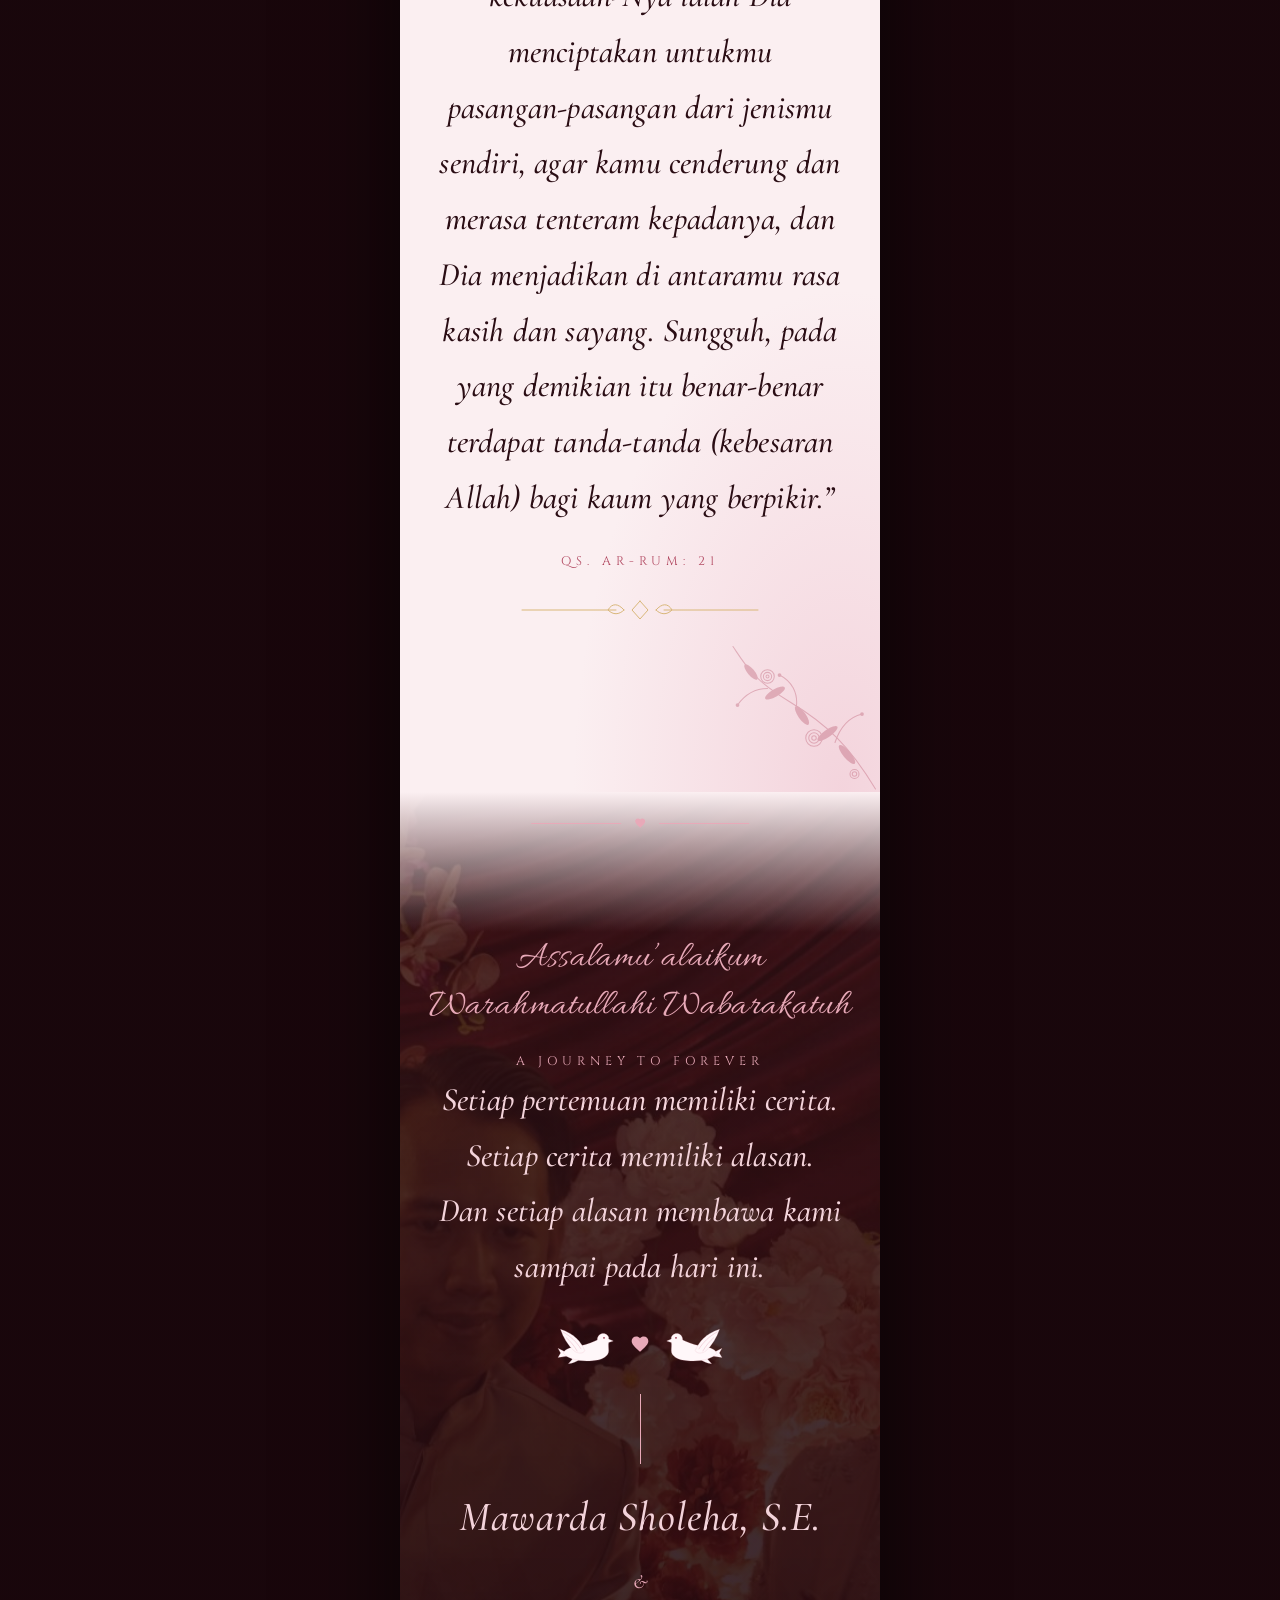
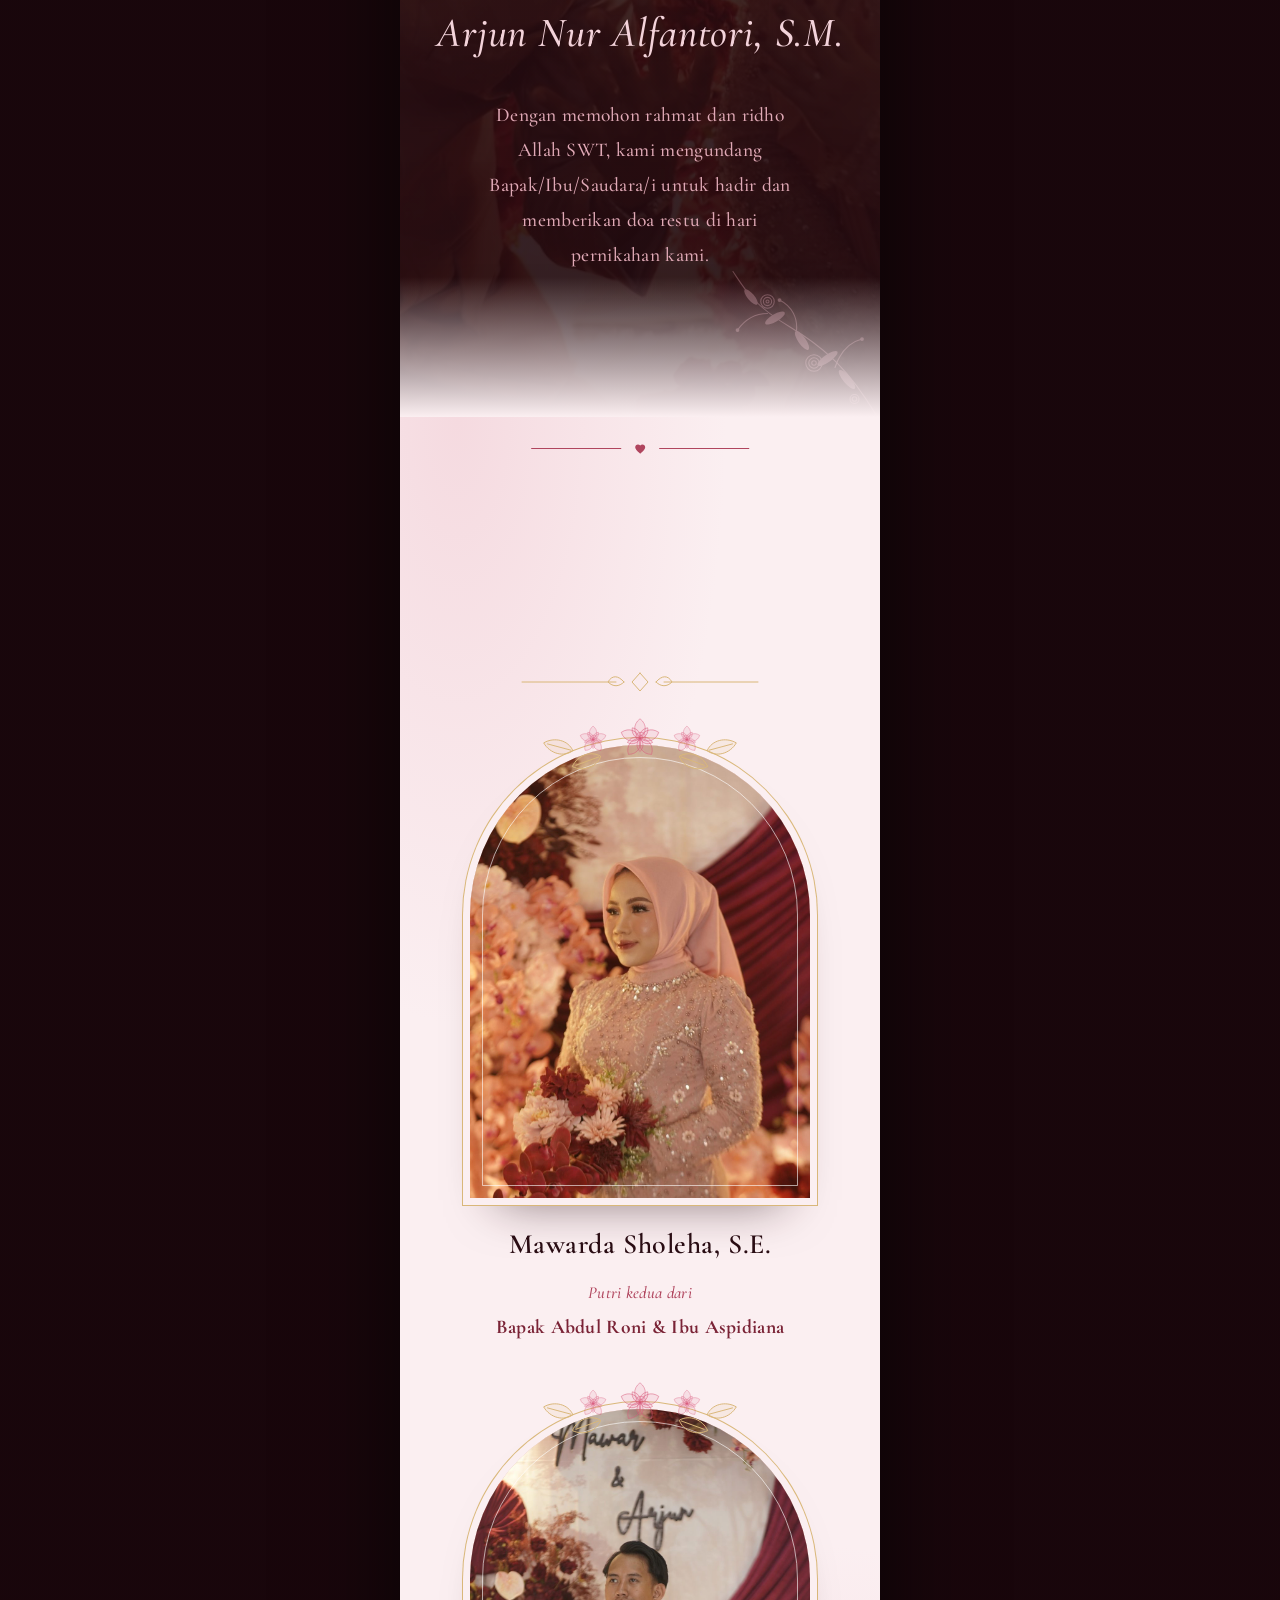
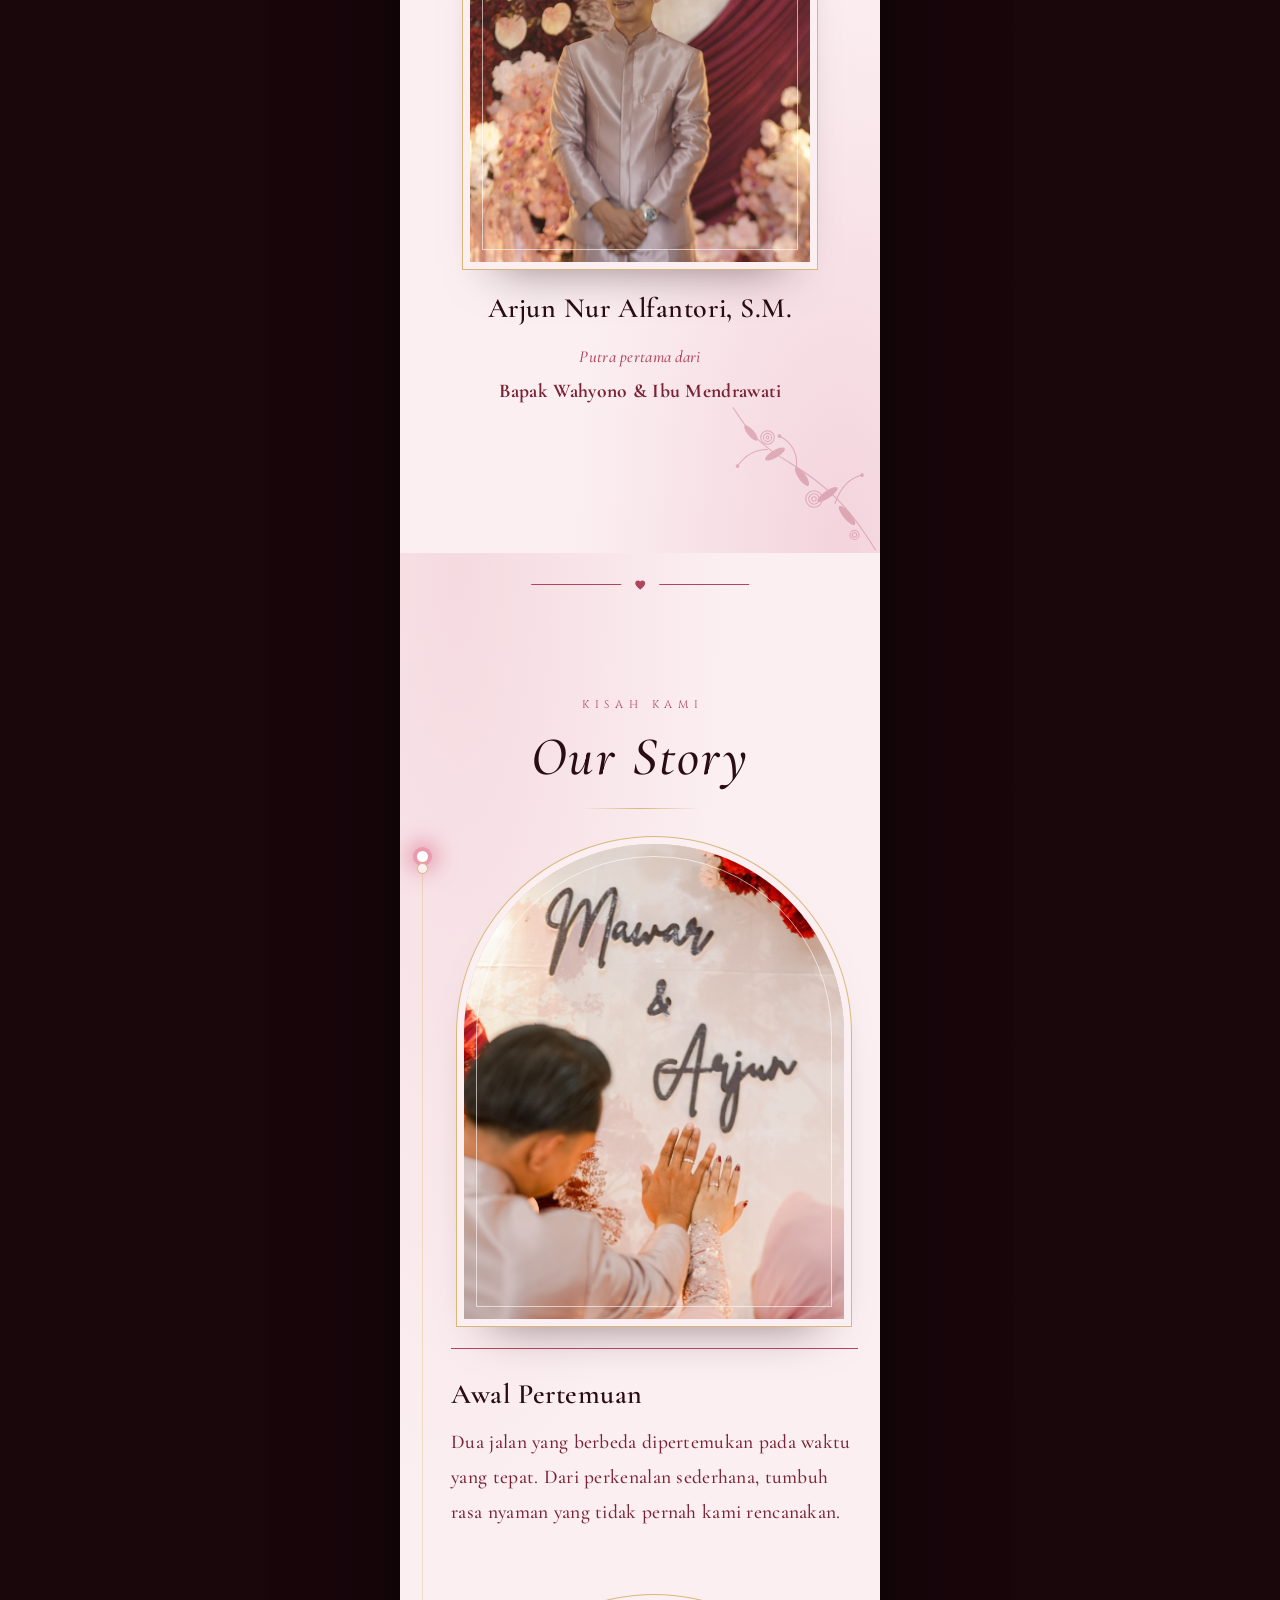
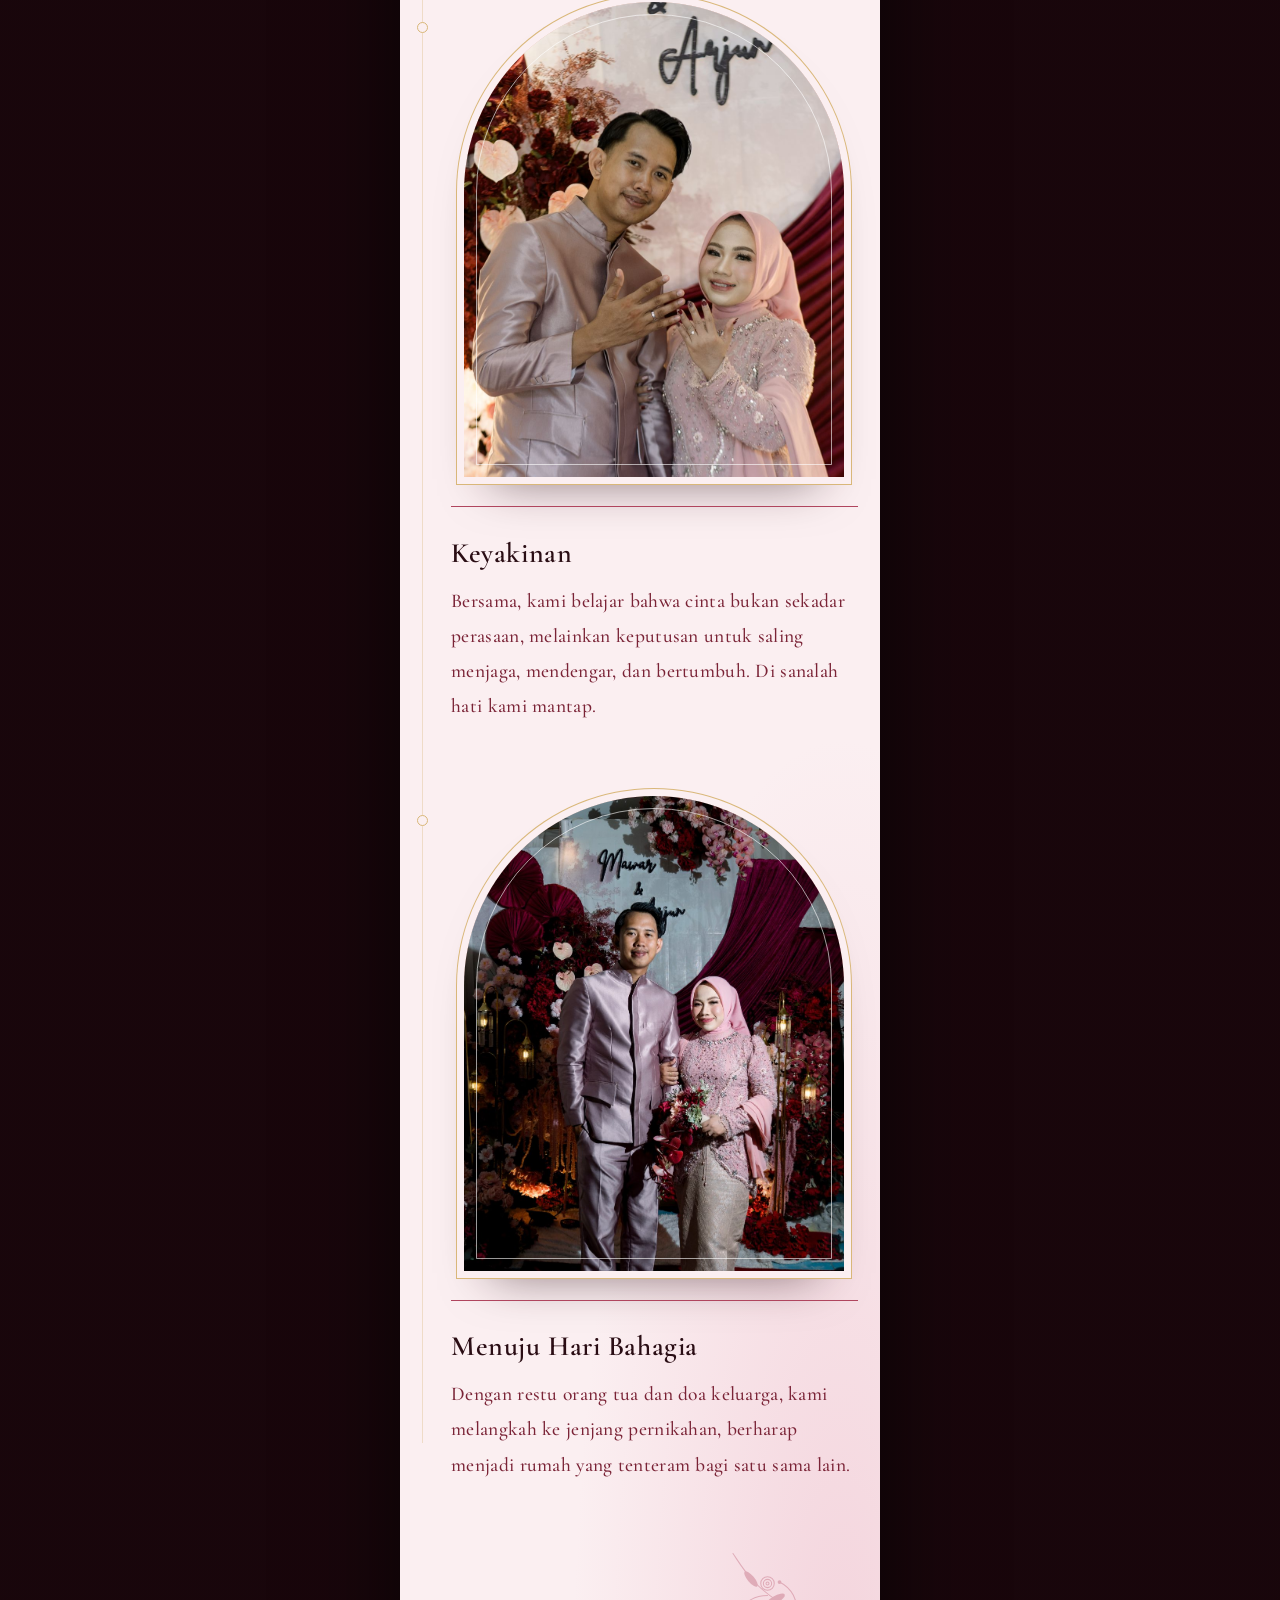
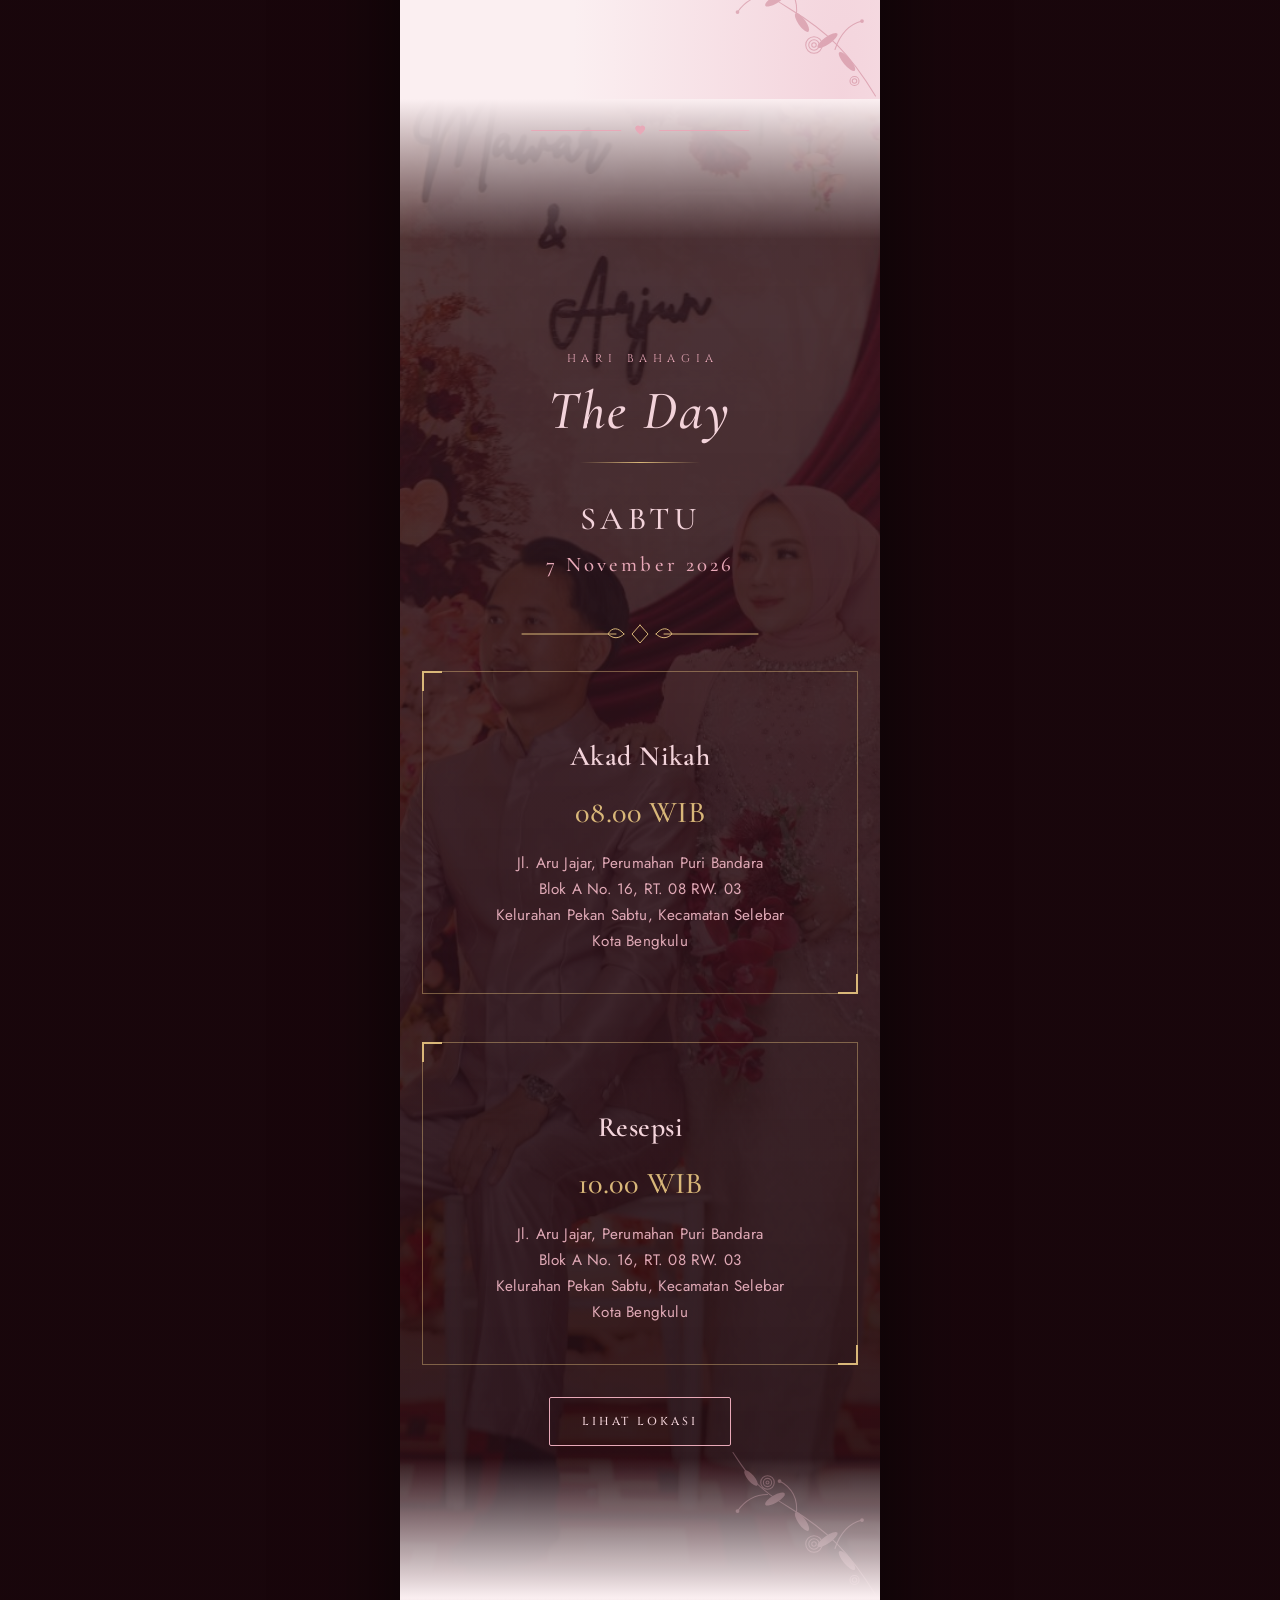
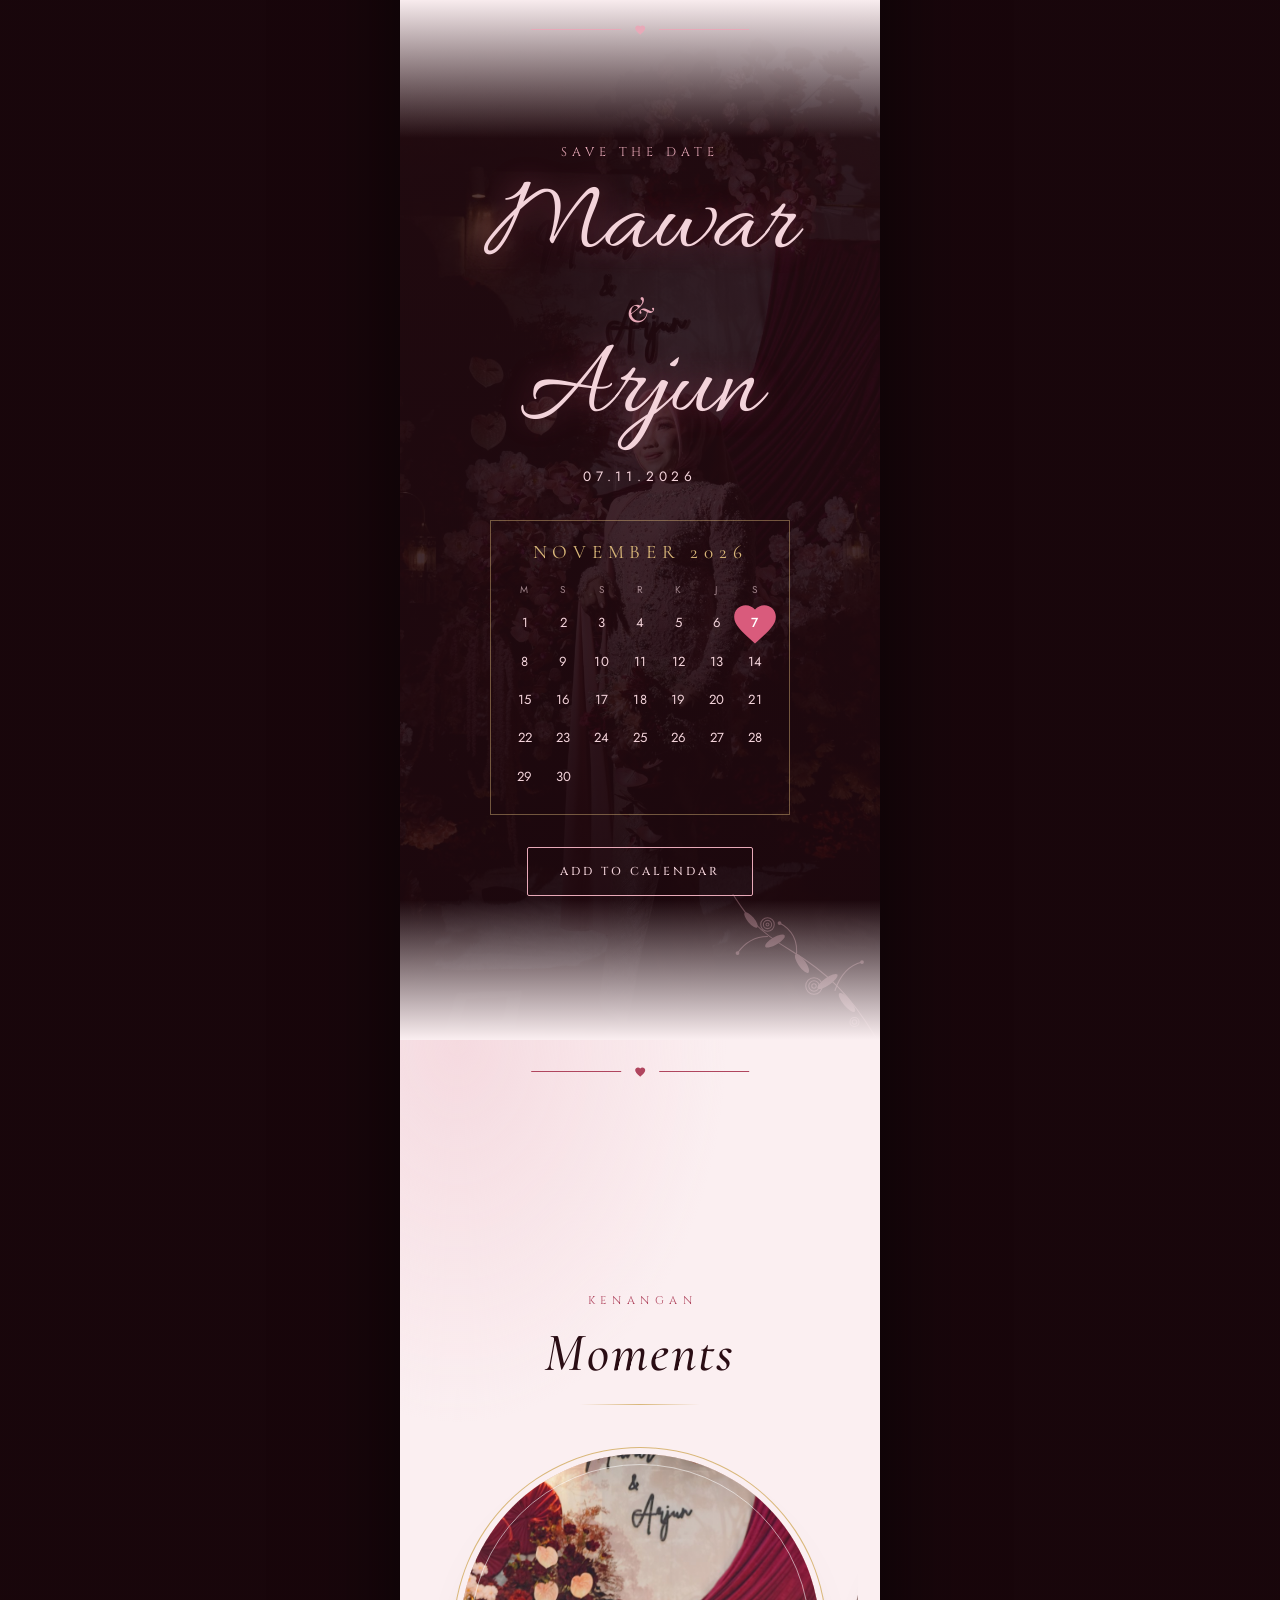
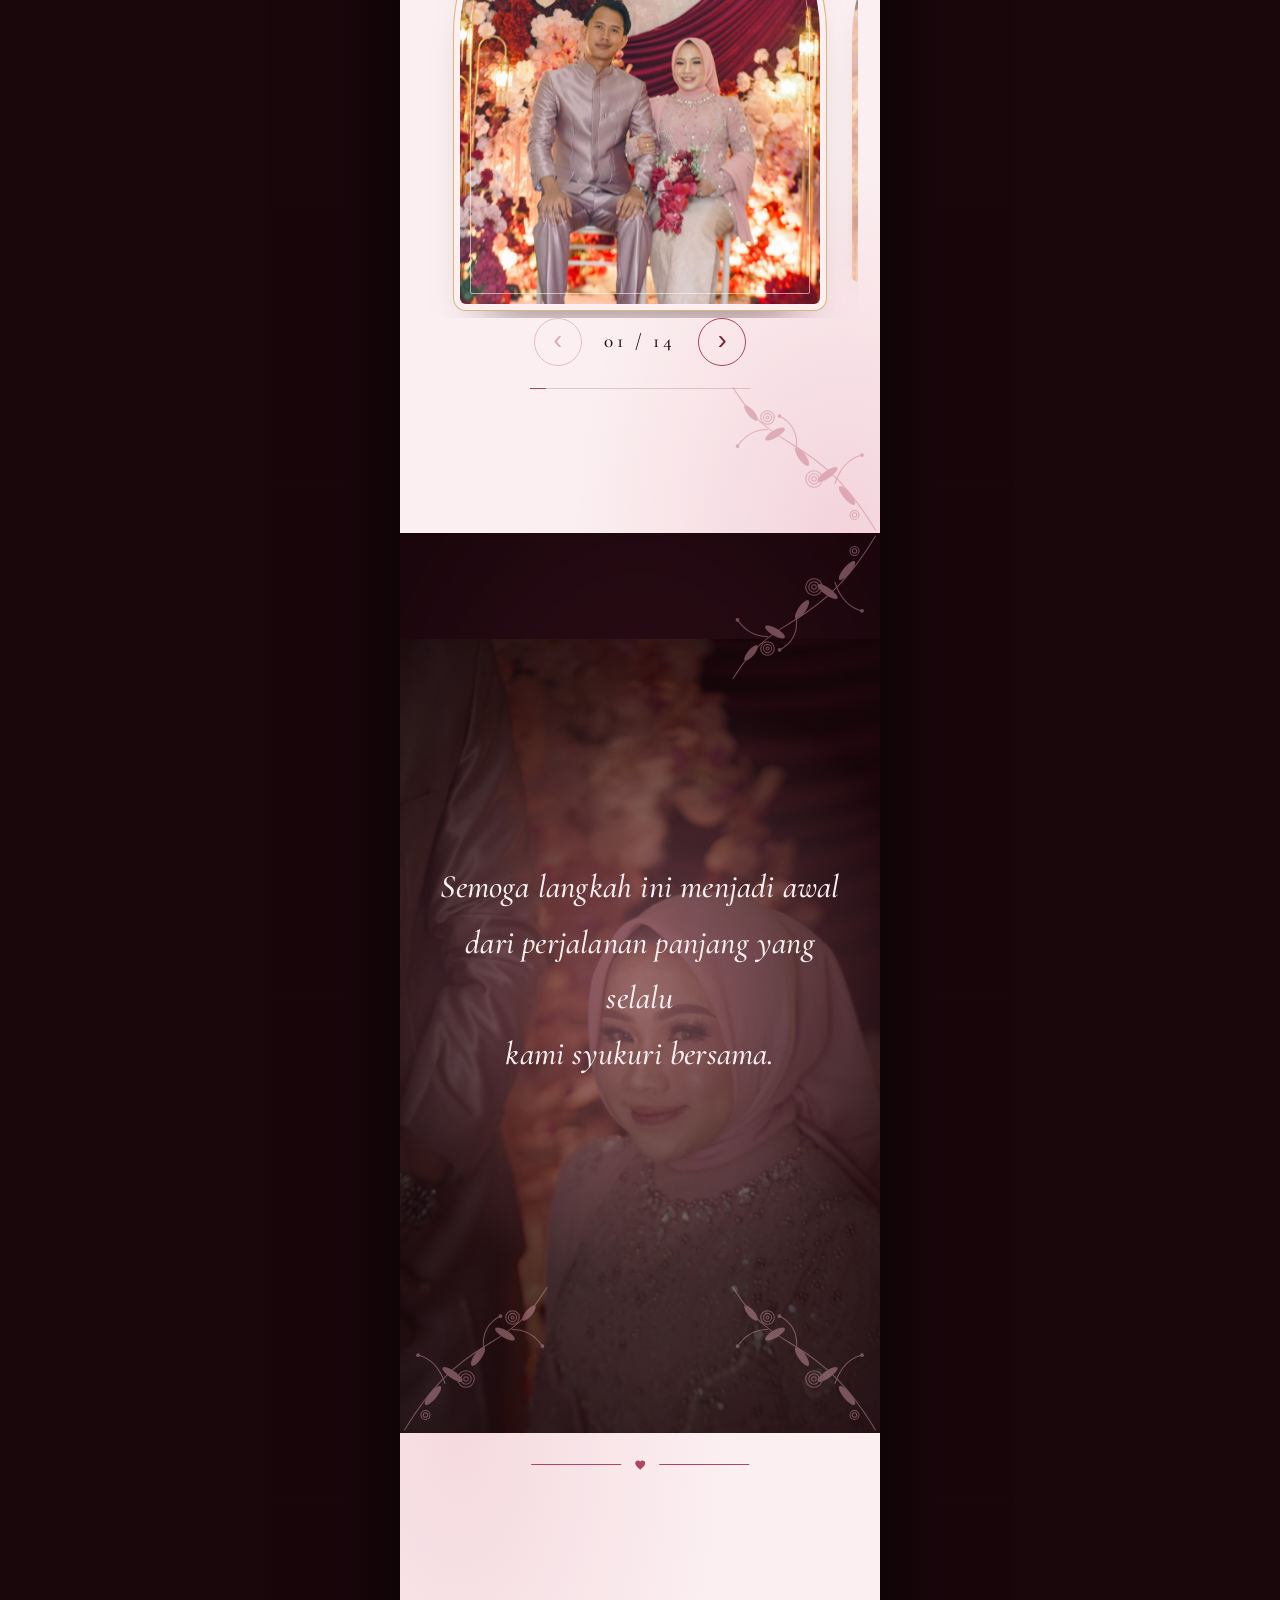
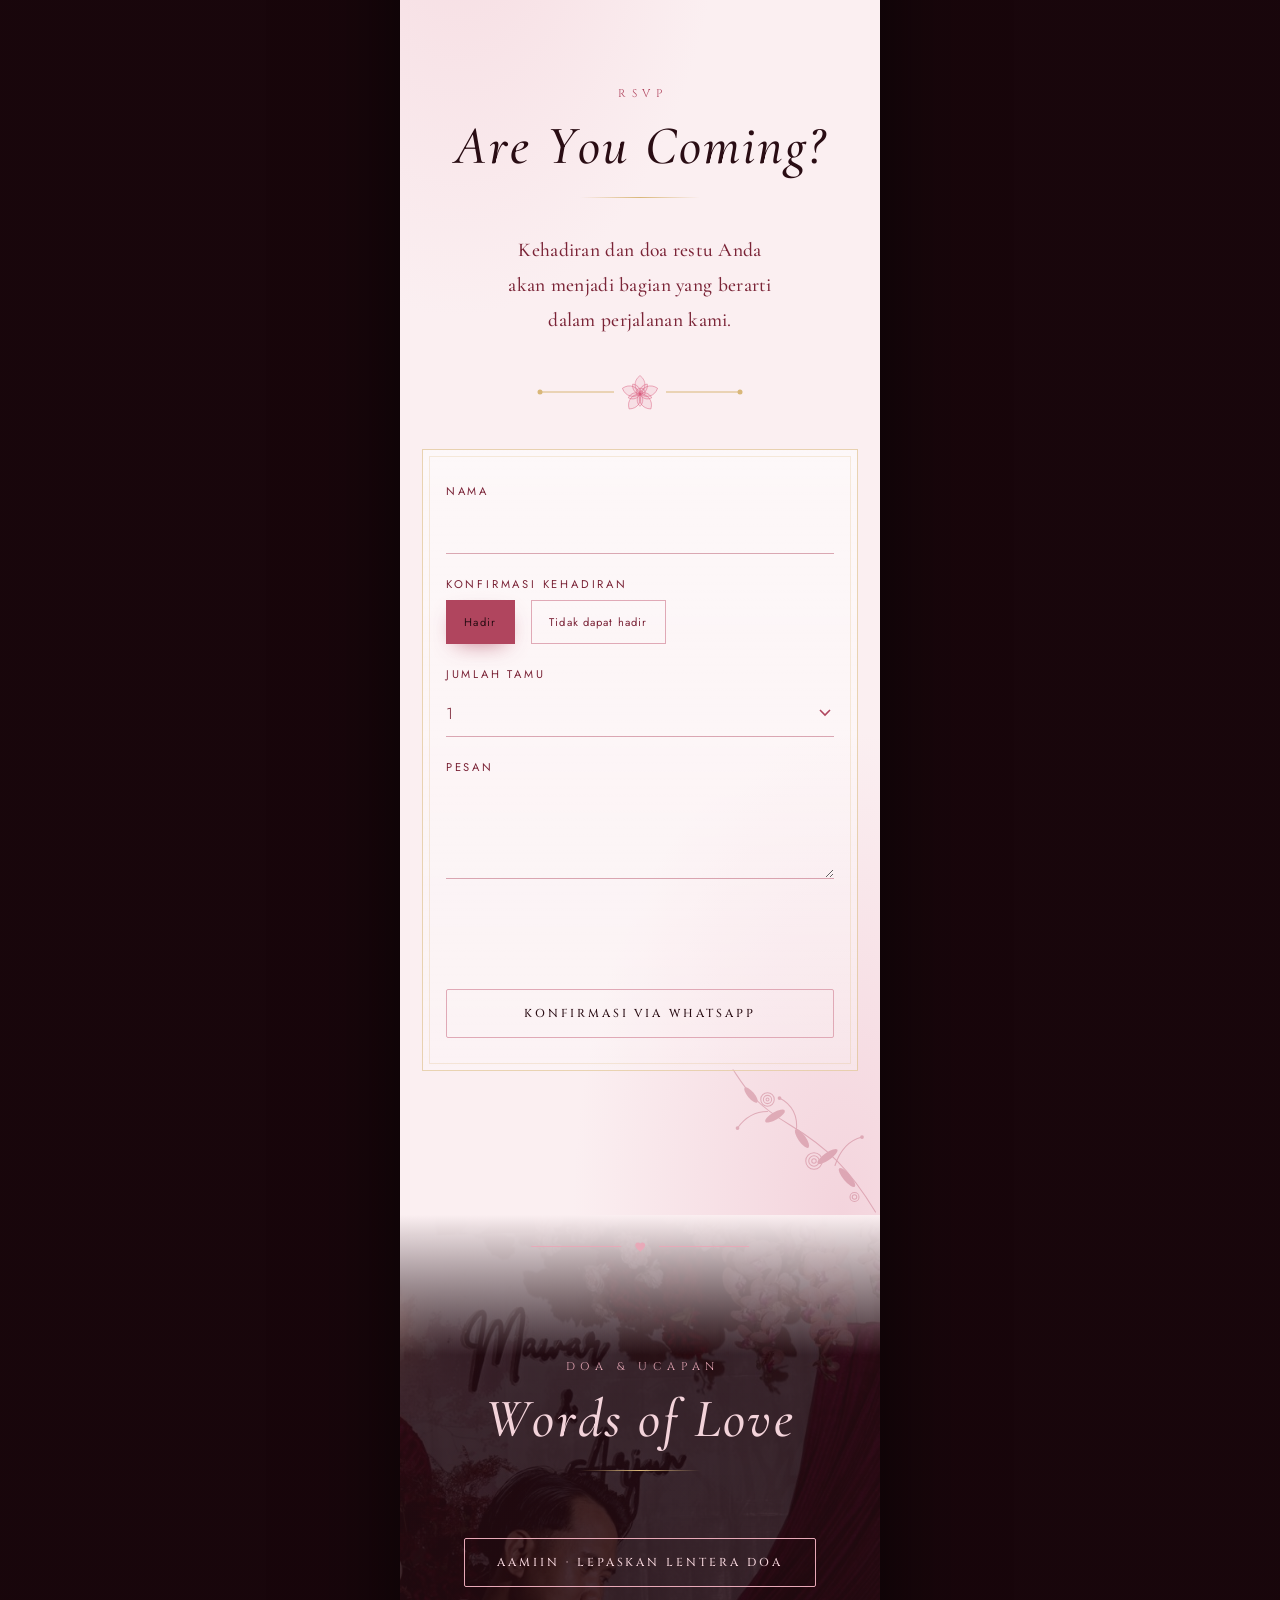
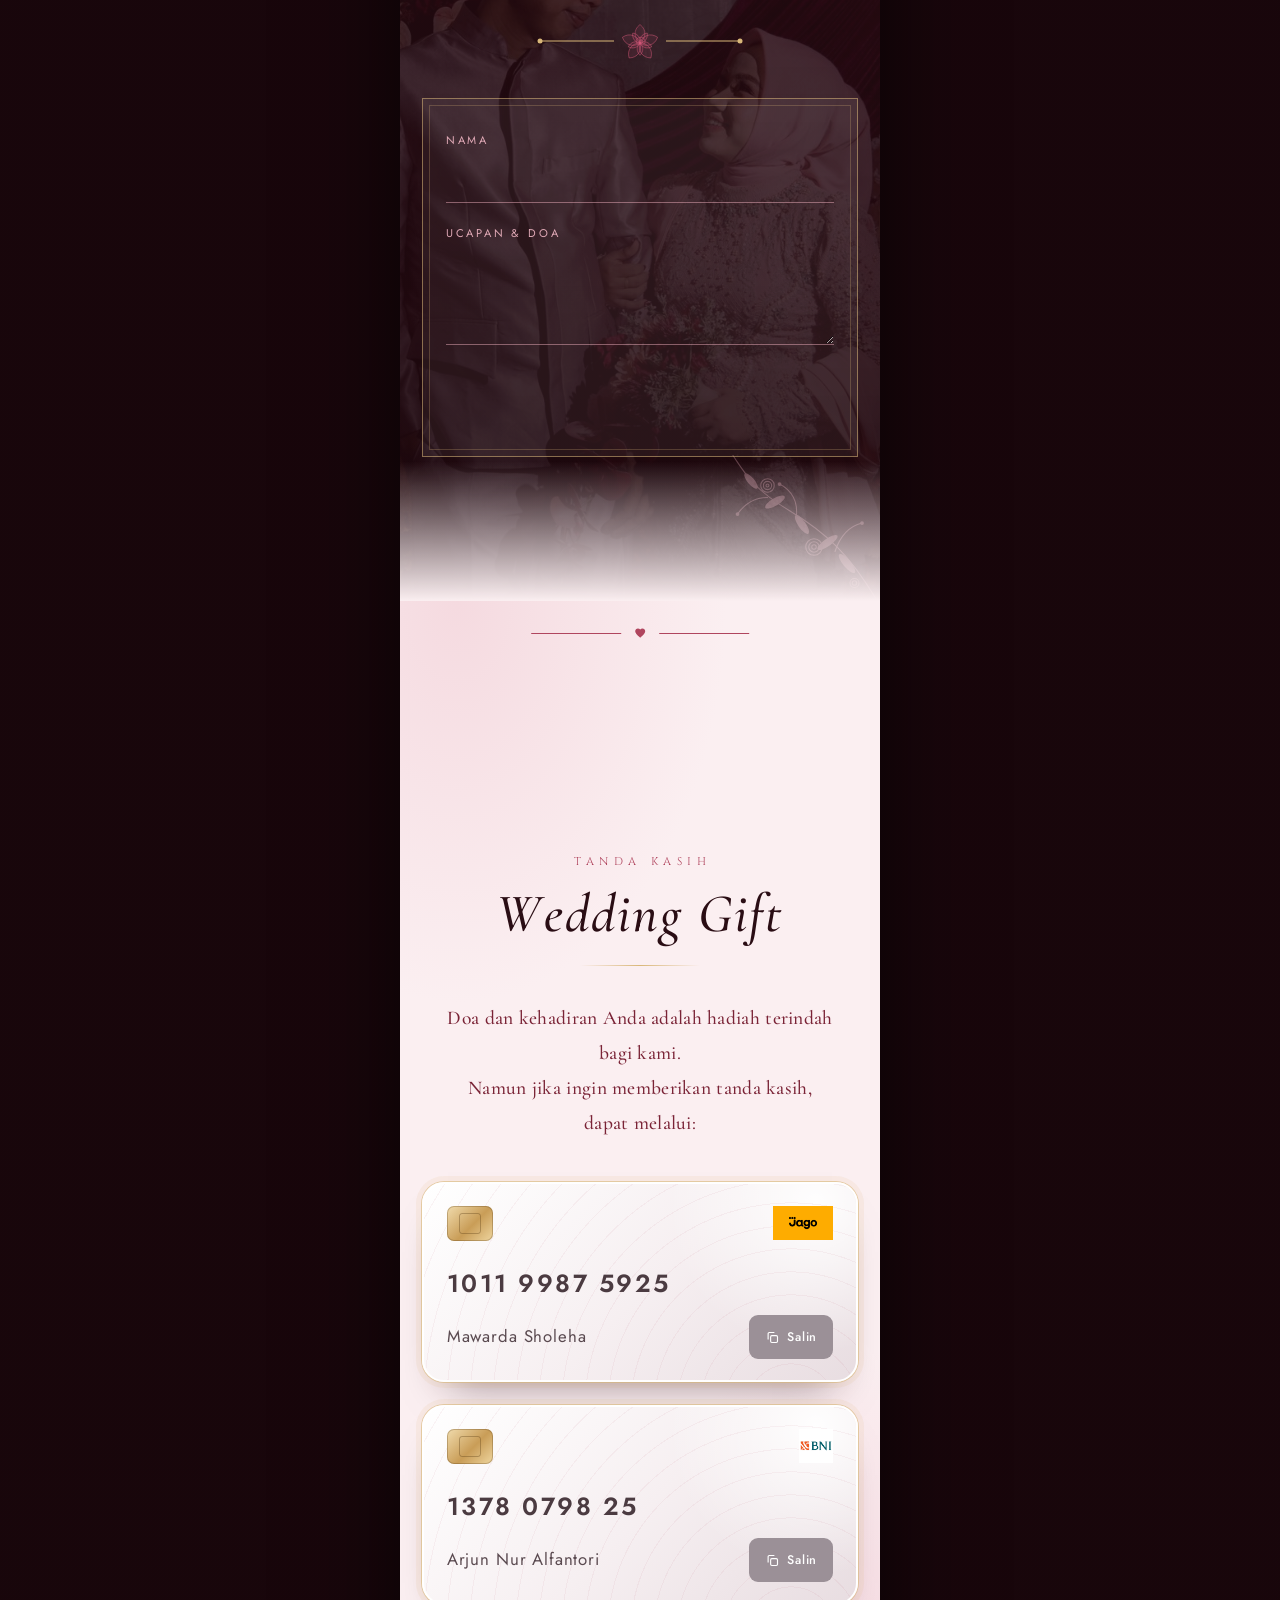
<file: images/index.html>
<!DOCTYPE html>
<html lang="id">
<head>
<meta charset="UTF-8">
<meta name="viewport" content="width=device-width, initial-scale=1, viewport-fit=cover">
<title>Mawar &amp; Arjun — 7 November 2026</title>
<meta name="description" content="Undangan pernikahan Mawarda Sholeha &amp; Arjun Nur Alfantori">
<meta name="theme-color" content="#2a0d14">
<meta property="og:type" content="website">
<meta property="og:locale" content="id_ID">
<meta property="og:title" content="The Wedding of Mawar &amp; Arjun — 7 November 2026">
<meta property="og:description" content="Dengan memohon rahmat dan ridho Allah SWT, kami mengundang Anda di hari pernikahan kami.">
<!-- Setelah di-hosting, tambahkan: <meta property="og:image" content="https://DOMAIN-ANDA/images/01.jpg"> -->
<link rel="preconnect" href="https://fonts.googleapis.com">
<link rel="preconnect" href="https://fonts.gstatic.com" crossorigin>
<link href="https://fonts.googleapis.com/css2?family=Cormorant+Garamond:ital,wght@0,400;0,500;0,600;0,700;1,400;1,500;1,600&family=Jost:wght@300;400;500&family=Cinzel:wght@400;500;600&family=Allura&family=Amiri:wght@400;700&display=swap" rel="stylesheet">
<link rel="stylesheet" href="style.css">
<link rel="stylesheet" href="luxe.css">
<link rel="stylesheet" href="romance.css">
<link rel="stylesheet" href="polish.css">
</head>
<body class="locked">
<div class="progress" id="progress"></div>
<div class="grain" aria-hidden="true"></div>
<canvas id="dust" aria-hidden="true"></canvas>
<div class="doves" id="doves" aria-hidden="true"></div>

<!-- COVER / AMPLOP -->
<section class="cover" id="cover" aria-label="Pembuka undangan">
  <div class="cover-in">
    <p class="small fade" style="--d:.6s">THE WEDDING OF</p>
    <h1 class="names fade" style="--d:1.4s">Mawar<span>&amp;</span>Arjun</h1>
    <p class="date fade" style="--d:2.4s">07 • 11 • 2026</p>
    <p class="guest fade" id="guestBox" style="--d:2.8s" hidden>Kepada Yth.<b id="guestName"></b></p>
    <div class="envelope fade" id="envelope" style="--d:3.2s" aria-hidden="true">
      <div class="env-back"></div>
      <div class="env-card"><em>Mawar &amp; Arjun</em><small>Undangan Pernikahan</small></div>
      <div class="env-front"></div>
      <div class="env-flap"></div>
      <div class="env-seal">♥</div>
    </div>
    <button class="btn fade" id="openBtn" style="--d:3.8s" aria-label="Buka undangan">BUKA UNDANGAN</button>
  </div>
</section>

<main id="main">
<!-- HERO -->
<section class="hero" id="hero">
  <div class="bg kb"><img decoding="async" src="images/01.jpg" alt="Mawar dan Arjun" onerror="this.remove()"></div>
  <div class="vignette"></div><div class="light"></div>
  <div class="hero-in">
    <p class="small rv">THE WEDDING OF</p>
    <h2 class="big rv" style="--d:.2s">Mawar<span class="amp">&amp;</span>Arjun</h2>
    <p class="date rv" style="--d:.4s">SABTU, 7 NOVEMBER 2026</p>
    <p class="quote rv" style="--d:.6s">Dan di antara begitu banyak kemungkinan dalam hidup,<br>kami menemukan satu sama lain.</p>
    <div class="cd rv" id="cd" aria-live="off" style="--d:.8s">
      <div><b id="cdD">00</b><span>Hari</span></div><div><b id="cdH">00</b><span>Jam</span></div>
      <div><b id="cdM">00</b><span>Menit</span></div><div><b id="cdS">00</b><span>Detik</span></div>
    </div>
    <p class="arrived" id="arrived" hidden>HARI BAHAGIA TELAH TIBA</p>
    <p class="hero-guest rv" id="heroGuest" style="--d:1s" hidden>Kepada Yth.<b id="heroGuestName"></b></p>
  </div>
  <a class="scroll" href="#ayat" aria-label="Scroll ke bawah"><span>SCROLL TO DISCOVER</span><i></i></a>
</section>

<!-- AYAT -->
<section class="sec center" id="ayat">
  <p class="ar rv">وَمِنْ آيَاتِهِ أَنْ خَلَقَ لَكُمْ مِنْ أَنْفُسِكُمْ أَزْوَاجًا لِتَسْكُنُوا إِلَيْهَا وَجَعَلَ بَيْنَكُمْ مَوَدَّةً وَرَحْمَةً ۚ إِنَّ فِي ذَٰلِكَ لَآيَاتٍ لِقَوْمٍ يَتَفَكَّرُونَ</p>
  <p class="serif-q rv">“Dan di antara tanda-tanda kekuasaan-Nya ialah Dia menciptakan untukmu pasangan-pasangan dari jenismu sendiri, agar kamu cenderung dan merasa tenteram kepadanya, dan Dia menjadikan di antaramu rasa kasih dan sayang. Sungguh, pada yang demikian itu benar-benar terdapat tanda-tanda (kebesaran Allah) bagi kaum yang berpikir.”</p>
  <p class="small gold rv" style="--d:.3s">QS. AR-RUM: 21</p>
</section>

<!-- INTRO -->
<section class="sec center dark" id="intro">
  <p class="small gold rv">A JOURNEY TO FOREVER</p>
  <p class="serif-q rv" style="--d:.2s">Setiap pertemuan memiliki cerita.<br>Setiap cerita memiliki alasan.<br>Dan setiap alasan membawa kami<br>sampai pada hari ini.</p>
  <div class="dove-pair rv" style="--d:.3s" aria-hidden="true"></div>
  <div class="line rv" style="--d:.4s"></div>
  <p class="intro-names rv" style="--d:.5s">Mawarda Sholeha, S.E.<br><em>&amp;</em><br>Arjun Nur Alfantori, S.M.</p>
  <p class="muted center rv" style="--d:.7s;max-width:36ch;margin:2.2rem auto 0">Dengan memohon rahmat dan ridho Allah SWT, kami mengundang Bapak/Ibu/Saudara/i untuk hadir dan memberikan doa restu di hari pernikahan kami.</p>
</section>

<!-- MEMPELAI -->
<section class="sec" id="couple">
  <div class="couple">
    <article class="person rv">
      <div class="ph portrait"><img decoding="async" src="images/02.jpg" alt="Mawarda Sholeha" loading="lazy" onerror="this.remove()"></div>
      <h3>Mawarda Sholeha, S.E.</h3>
      <p class="muted"><em class="ord">Putri kedua dari</em><br><b><span class="pr">Bapak Abdul Roni</span> &amp; <span class="pr">Ibu Aspidiana</span></b></p>
    </article>
    <article class="person rv" style="--d:.2s">
      <div class="ph portrait"><img decoding="async" src="images/03.jpg" alt="Arjun Nur Alfantori" loading="lazy" onerror="this.remove()"></div>
      <h3>Arjun Nur Alfantori, S.M.</h3>
      <p class="muted"><em class="ord">Putra pertama dari</em><br><b><span class="pr">Bapak Wahyono</span> &amp; <span class="pr">Ibu Mendrawati</span></b></p>
    </article>
  </div>
</section>

<!-- STORY -->
<section class="sec story" id="story">
  <h2 class="head rv">Our Story</h2>
  <div class="chapter rv"><div class="ph wide"><img decoding="async" src="images/04.jpg" alt="Cerita pertemuan kami" loading="lazy" onerror="this.remove()"></div><div class="txt"><i class="hl"></i><h3>Awal Pertemuan</h3><p class="muted">Dua jalan yang berbeda dipertemukan pada waktu yang tepat. Dari perkenalan sederhana, tumbuh rasa nyaman yang tidak pernah kami rencanakan.</p></div></div>
  <div class="chapter rv rev"><div class="ph wide"><img decoding="async" src="images/05.jpg" alt="Momen yang membuat kami yakin" loading="lazy" onerror="this.remove()"></div><div class="txt"><i class="hl"></i><h3>Keyakinan</h3><p class="muted">Bersama, kami belajar bahwa cinta bukan sekadar perasaan, melainkan keputusan untuk saling menjaga, mendengar, dan bertumbuh. Di sanalah hati kami mantap.</p></div></div>
  <div class="chapter rv"><div class="ph wide"><img decoding="async" src="images/06.jpg" alt="Cerita menuju pernikahan" loading="lazy" onerror="this.remove()"></div><div class="txt"><i class="hl"></i><h3>Menuju Hari Bahagia</h3><p class="muted">Dengan restu orang tua dan doa keluarga, kami melangkah ke jenjang pernikahan, berharap menjadi rumah yang tenteram bagi satu sama lain.</p></div></div>
</section>

<!-- THE DAY -->
<section class="sec center dark" id="day">
  <h2 class="head rv">The Day</h2>
  <p class="daydate rv" style="--d:.1s">SABTU<br><span>7 November 2026</span></p>
  <div class="events">
    <article class="event rv"><h3>Akad Nikah</h3><p class="time">08.00 WIB</p><address id="addr1"></address></article>
    <article class="event rv" style="--d:.2s"><h3>Resepsi</h3><p class="time">10.00 WIB</p><address id="addr2"></address></article>
  </div>
  <a class="btn rv" data-maps target="_blank" rel="noopener" aria-label="Lihat lokasi di Google Maps">LIHAT LOKASI</a>
</section>

<!-- SAVE THE DATE -->
<section class="sec center dark" id="save">
  <p class="small gold rv">SAVE THE DATE</p>
  <h2 class="big rv" style="--d:.2s">Mawar<span class="amp">&amp;</span>Arjun</h2>
  <p class="date rv" style="--d:.3s">07.11.2026</p>
  <button class="btn rv" id="calBtn" style="--d:.4s" aria-label="Tambahkan ke kalender">ADD TO CALENDAR</button>
</section>

<!-- GALERI -->
<section class="sec gal" id="gallery">
  <h2 class="head rv">Moments</h2>
  <div class="carousel rv" id="carousel" role="region" aria-roledescription="carousel" aria-label="Galeri foto">
    <div class="track" id="galleryTrack"></div>
    <div class="gal-ctl">
      <button class="gal-btn" id="galPrev" aria-label="Foto sebelumnya">&#8249;</button>
      <p class="gal-count" id="galCount" aria-live="polite">01 / 15</p>
      <button class="gal-btn" id="galNext" aria-label="Foto berikutnya">&#8250;</button>
    </div>
    <i class="gal-bar" aria-hidden="true"><b id="galBar"></b></i>
  </div>
</section>

<!-- CINEMATIC PARALLAX -->
<section class="cine" id="cine">
  <div class="bg px"><img decoding="async" src="images/08.jpg" alt="Mawar dan Arjun" loading="lazy" onerror="this.remove()"></div>
  <div class="vignette"></div>
  <p class="serif-q rv light-t">Semoga langkah ini menjadi awal<br>dari perjalanan panjang yang selalu<br>kami syukuri bersama.</p>
</section>

<!-- RSVP -->
<section class="sec" id="rsvp">
  <div class="narrow">
    <h2 class="head rv">Are You Coming?</h2>
    <p class="muted center rv">Kehadiran dan doa restu Anda<br>akan menjadi bagian yang berarti<br>dalam perjalanan kami.</p>
    <form id="rsvpForm" class="form rv" novalidate>
      <label>Nama<input name="name" required autocomplete="name"></label>
      <fieldset><legend>Konfirmasi Kehadiran</legend>
        <label class="radio"><input type="radio" name="status" value="Hadir" checked><span>Hadir</span></label>
        <label class="radio"><input type="radio" name="status" value="Tidak dapat hadir"><span>Tidak dapat hadir</span></label>
      </fieldset>
      <label>Jumlah tamu<select name="guests"><option>1</option><option>2</option><option>3</option><option>4</option></select></label>
      <label>Pesan<textarea name="message" rows="3"></textarea></label>
      <button class="btn" type="submit">KIRIM KONFIRMASI</button>
      <a class="btn ghost" id="waBtn" target="_blank" rel="noopener">KONFIRMASI VIA WHATSAPP</a>
    </form>
  </div>
</section>

<!-- UCAPAN -->
<section class="sec dark" id="wishes">
  <div class="narrow">
    <h2 class="head rv">Words of Love</h2>
    <form id="wishForm" class="form rv">
      <label>Nama<input name="name" required></label>
      <label>Ucapan &amp; doa<textarea name="text" rows="3" required></textarea></label>
      <button class="btn" type="submit">KIRIM UCAPAN</button>
    </form>
    <div class="wish-list" id="wishList"></div>
  </div>
</section>

<!-- AMPLOP DIGITAL -->
<section class="sec center" id="gift">
  <h2 class="head rv">Wedding Gift</h2>
  <p class="muted rv">Doa dan kehadiran Anda adalah hadiah terindah bagi kami.<br>Namun jika ingin memberikan tanda kasih, dapat melalui:</p>
  <div class="gifts">
    <article class="gift rv">
      <span class="chip" aria-hidden="true"></span>
      <div class="gc-logo"><img decoding="async" src="images/logo-jago.png" alt="Bank Jago" onerror="this.outerHTML='<span class=wm-jago>jago</span>'"></div>
      <p class="acc">1011 9987 5925</p>
      <p class="gc-name">Mawarda Sholeha</p>
      <button class="gc-copy" data-copy="101199875925" aria-label="Salin nomor rekening Mawarda"><svg viewBox="0 0 24 24" aria-hidden="true"><rect x="9" y="9" width="11" height="11" rx="2"/><path d="M5 15V6a2 2 0 0 1 2-2h8"/></svg><span>Salin</span></button>
    </article>
    <article class="gift rv" style="--d:.2s">
      <span class="chip" aria-hidden="true"></span>
      <div class="gc-logo"><img decoding="async" src="images/logo-bni.png" alt="BNI" onerror="this.outerHTML='<span class=wm-bni>BNI<sup>46</sup></span>'"></div>
      <p class="acc">1378 0798 25</p>
      <p class="gc-name">Arjun Nur Alfantori</p>
      <button class="gc-copy" data-copy="1378079825" aria-label="Salin nomor rekening Arjun"><svg viewBox="0 0 24 24" aria-hidden="true"><rect x="9" y="9" width="11" height="11" rx="2"/><path d="M5 15V6a2 2 0 0 1 2-2h8"/></svg><span>Salin</span></button>
    </article>
  </div>
</section>

<!-- MAPS -->
<section class="sec center dark" id="find">
  <h2 class="head rv">Find Us</h2>
  <address class="muted rv" id="addr3"></address>
  <div class="map rv"><iframe id="mapFrame" title="Peta lokasi acara" loading="lazy" referrerpolicy="no-referrer-when-downgrade"></iframe></div>
  <a class="btn rv" data-maps target="_blank" rel="noopener" aria-label="Buka Google Maps">OPEN GOOGLE MAPS</a>
</section>

<!-- FINAL -->
<section class="hero final" id="final">
  <div class="bg px"><img decoding="async" src="images/11.jpg" alt="Mawar dan Arjun" loading="lazy" onerror="this.remove()"></div>
  <div class="vignette"></div>
  <div class="hero-in">
    <h2 class="big rv">Mawar<span class="amp">&amp;</span>Arjun</h2>
    <p class="date rv" style="--d:.2s">07 • 11 • 2026</p>
    <p class="quote rv" style="--d:.5s">Terima kasih telah menjadi bagian<br>dari hari bahagia kami.</p>
    <div class="dove-pair rv" style="--d:.6s" aria-hidden="true"></div>
    <p class="sign rv" style="--d:.8s">With love,<br>Mawar &amp; Arjun</p>
    <div class="hashtag rv" style="--d:1s">
      <span class="ht-heart" aria-hidden="true">♥</span>
      <span class="ht-cap">Bagikan momen indah kami</span>
      <button type="button" class="ht" id="htBtn">#mawarjuniverse</button>
      <span class="ht-line" aria-hidden="true"></span>
    </div>
  </div>
</section>
</main>

<!-- MUSIK -->
<div class="music" id="music" hidden>
  <button id="musicBtn" aria-label="Putar atau jeda musik"><span class="note">♫</span><span class="bars"><i></i><i></i><i></i></span></button>
  <span class="status" id="musicStatus">Paused</span>
  <button id="muteBtn" aria-label="Bisukan musik" class="mute">🔊</button>
  <input type="range" id="vol" min="0" max="1" step=".05" value=".6" aria-label="Volume">
</div>
<button class="autoscroll" id="autoBtn" hidden aria-label="Gulir otomatis" aria-pressed="false"><span>▼</span></button>
<nav class="dock" id="dock" hidden aria-label="Navigasi undangan">
  <a href="#hero" data-t="hero ayat" aria-label="Beranda"><svg viewBox="0 0 24 24" aria-hidden="true"><path d="M3 11l9-8 9 8"/><path d="M5 10v10h14V10"/><path d="M10 20v-6h4v6"/></svg></a>
  <a href="#couple" data-t="couple intro story" aria-label="Mempelai"><svg viewBox="0 0 24 24" aria-hidden="true"><path d="M20.8 4.6a5.5 5.5 0 0 0-7.8 0L12 5.7l-1-1.1a5.5 5.5 0 0 0-7.8 7.8l1 1.1L12 21.2l7.8-7.7 1-1.1a5.5 5.5 0 0 0 0-7.8z"/></svg></a>
  <a href="#day" data-t="day save" aria-label="Acara"><svg viewBox="0 0 24 24" aria-hidden="true"><rect x="3" y="5" width="18" height="16" rx="2"/><path d="M3 10h18M8 3v4M16 3v4"/></svg></a>
  <a href="#gallery" data-t="gallery cine" aria-label="Galeri"><svg viewBox="0 0 24 24" aria-hidden="true"><rect x="3" y="4" width="18" height="16" rx="2"/><circle cx="9" cy="10" r="1.6"/><path d="M21 16l-5-5-9 9"/></svg></a>
  <a href="#rsvp" data-t="rsvp wishes" aria-label="Konfirmasi dan ucapan"><svg viewBox="0 0 24 24" aria-hidden="true"><path d="M21 12a8 8 0 0 1-11.8 7L3 21l2-5.2A8 8 0 1 1 21 12z"/></svg></a>
  <a href="#gift" data-t="gift find final" aria-label="Hadiah"><svg viewBox="0 0 24 24" aria-hidden="true"><rect x="3" y="8" width="18" height="4" rx="1"/><path d="M12 8v13M5 12v8a1 1 0 0 0 1 1h12a1 1 0 0 0 1-1v-8"/><path d="M12 8C10 8 7.5 7 7.5 5.2 7.5 3.8 9 3 10.2 3.5 11.5 4 12 6 12 8zM12 8c2 0 4.5-1 4.5-2.8C16.5 3.8 15 3 13.8 3.5 12.5 4 12 6 12 8z"/></svg></a>
</nav>
<audio id="audio" src="audio/lagu.mp3" loop preload="none"></audio>

<!-- LIGHTBOX -->
<div class="lb" id="lb" hidden role="dialog" aria-modal="true" aria-label="Galeri foto">
  <button class="lb-x" id="lbX" aria-label="Tutup">✕</button>
  <button class="lb-n prev" id="lbP" aria-label="Foto sebelumnya">‹</button>
  <img decoding="async" id="lbImg" alt="">
  <button class="lb-n next" id="lbN" aria-label="Foto berikutnya">›</button>
</div>
<div class="toast" id="toast" role="status" aria-live="polite"></div>
<script src="script.js"></script>
<script src="luxe.js"></script>
<script src="romance.js"></script>
<script src="polish.js"></script>
</body>
</html>
</file>
<file: style.css>
:root{--ivory:#fbeff1;--champ:#f3d3da;--beige:#e0a9b6;--brown:#7a2336;--char:#2a0d14;--gold:#b0455e;--serif:'Cormorant Garamond',Georgia,serif;--script:'Pinyon Script','Great Vibes','Snell Roundhand',cursive;--sans:'Jost',system-ui,sans-serif;--ease:cubic-bezier(.22,.7,.2,1)}
*{box-sizing:border-box;margin:0;padding:0}
html{scroll-behavior:smooth;-webkit-text-size-adjust:100%}
body{font-family:var(--sans);font-weight:300;background:var(--ivory);color:var(--char);line-height:1.7;overflow-x:hidden}
body.locked{overflow:hidden}
img{display:block;max-width:100%}
a{color:inherit;text-decoration:none}
address{font-style:normal}
.dark,.cover,.hero,.cine,.lb,.music{--gold:#e8a9b8}
:focus-visible{outline:2px solid var(--gold);outline-offset:3px}

.grain{position:fixed;inset:0;z-index:90;pointer-events:none;opacity:.07;background-image:url("data:image/svg+xml,%3Csvg xmlns='http://www.w3.org/2000/svg' width='160' height='160'%3E%3Cfilter id='n'%3E%3CfeTurbulence baseFrequency='.8' numOctaves='2' stitchTiles='stitch'/%3E%3C/filter%3E%3Crect width='100%25' height='100%25' filter='url(%23n)'/%3E%3C/svg%3E")}
#dust{position:fixed;inset:0;width:100%;height:100%;z-index:80;pointer-events:none}
.progress{position:fixed;top:0;left:0;height:2px;width:100%;background:var(--gold);transform:scaleX(0);transform-origin:left;z-index:120}

/* type */
.small{font-size:.72rem;letter-spacing:.4em;text-transform:uppercase}
.gold{color:var(--gold)}
.muted{color:var(--brown);font-size:.98rem}
.center{text-align:center}
.head{font-family:var(--serif);font-weight:300;font-size:clamp(2.2rem,8vw,3.6rem);text-align:center;margin-bottom:2rem;letter-spacing:.04em}
.big{font-family:var(--serif);font-weight:300;font-size:clamp(2.8rem,12vw,6rem);line-height:1.05;letter-spacing:.02em}
.date{letter-spacing:.35em;font-size:.85rem}
.serif-q{font-family:var(--serif);font-style:italic;font-weight:300;font-size:clamp(1.3rem,4.6vw,2rem);line-height:1.7;max-width:34ch;margin:0 auto 1.6rem}
.quote{font-family:var(--serif);font-style:italic;font-size:clamp(1.1rem,4vw,1.5rem);max-width:30ch;margin:2rem auto 0;opacity:.9}

/* buttons */
.btn{position:relative;overflow:hidden;display:inline-block;border:1px solid var(--gold);background:transparent;color:inherit;font:400 .72rem var(--sans);letter-spacing:.3em;padding:1rem 2rem;cursor:pointer;margin-top:2rem;min-height:48px;transition:background .5s,color .5s}
.btn:hover{background:var(--gold);color:var(--char)}
.btn.sm{padding:.8rem 1.2rem;font-size:.65rem;margin-top:1.2rem}
.btn.ghost{display:block;text-align:center;border-color:var(--beige);margin-top:.8rem}
.rip{position:absolute;border-radius:50%;background:rgba(255,255,255,.35);transform:scale(0);animation:rip .7s var(--ease);pointer-events:none}
@keyframes rip{to{transform:scale(1);opacity:0}}

/* cover */
.cover{position:fixed;inset:0;z-index:100;background:radial-gradient(ellipse at 50% 40%,#4a1424,#1e080e 70%);color:var(--champ);display:grid;place-items:center;text-align:center;transition:opacity 1.6s ease,transform 1.8s var(--ease),visibility 1.8s}
.cover.gone{opacity:0;transform:scale(1.12);visibility:hidden;pointer-events:none}
.cover-in{padding:1.5rem}
.cover .names{font-family:var(--serif);font-weight:300;font-size:clamp(3rem,15vw,6.5rem);line-height:1;margin:1.2rem 0}
.cover .names span{display:block;font-style:italic;font-size:.4em;color:var(--gold);margin:.2em 0}
.fade{opacity:0;animation:fadeIn 2.2s ease forwards;animation-delay:var(--d,0s)}
@keyframes fadeIn{to{opacity:1}}
.envelope{position:relative;width:min(168px,46vw);height:110px;margin:1.6rem auto 0;perspective:700px;filter:drop-shadow(0 10px 16px rgba(0,0,0,.45))}
.envelope>*{position:absolute;inset:0}
.env-back{background:#d99aa9;border-radius:3px}
.env-card{background:var(--ivory);color:var(--char);inset:7px 11px;display:flex;flex-direction:column;align-items:center;justify-content:center;z-index:1;font-family:var(--serif)}
.env-card em{font-size:1rem}.env-card small{font-size:.5rem;letter-spacing:.26em;text-transform:uppercase;color:var(--brown)}
.env-front{background:linear-gradient(90deg,#efc0ca,#f3cad2 50%,#efc0ca);clip-path:polygon(0 0,50% 54%,100% 0,100% 100%,0 100%);border-radius:3px;z-index:2}
.env-front::after{content:"";position:absolute;inset:0;background:linear-gradient(#f7d9df,#f1c7d0);clip-path:polygon(0 100%,50% 54%,100% 100%)}
.env-flap{bottom:auto;height:60px;background:linear-gradient(#e7aebb,#efc0ca);clip-path:polygon(0 0,100% 0,50% 100%);transform-origin:top;transition:transform .8s var(--ease),z-index 0s .35s;z-index:3}
.env-seal{inset:auto;left:50%;top:48px;width:22px;height:22px;margin-left:-11px;border-radius:50%;z-index:4;background:radial-gradient(circle at 35% 30%,#d0516d,#8c1f3a);box-shadow:0 2px 5px rgba(0,0,0,.4);display:grid;place-items:center;color:#fbe3e8;font-size:.55rem;transition:opacity .4s}
.opened .env-flap{transform:rotateX(180deg);z-index:0}
.opened .env-seal{opacity:0}
.opened .env-card{animation:cardOut 1.2s var(--ease) .55s both}
@keyframes cardOut{0%{transform:none;z-index:1}45%{transform:translateY(-52px);z-index:1}46%{z-index:5}100%{transform:translateY(-30px) scale(1.1);z-index:5;box-shadow:0 10px 24px rgba(0,0,0,.35)}}
.cover button{margin-top:2.4rem}

/* sections */
.sec{padding:clamp(5rem,16vw,9rem) 1.5rem;position:relative}
.sec.dark{background:var(--char);color:var(--champ)}
.sec.dark .muted{color:var(--beige)}
.line{width:1px;height:70px;background:var(--gold);margin:1.5rem auto;transform:scaleY(0);transform-origin:top;transition:transform 1.8s var(--ease) .3s}
.line.in{transform:scaleY(1)}
.intro-names{font-family:var(--serif);font-size:clamp(1.7rem,6vw,2.6rem);line-height:1.4}
.intro-names em{color:var(--gold);font-size:1.2rem}

/* hero */
.hero{position:relative;min-height:100svh;display:grid;place-items:center;text-align:center;color:var(--ivory);overflow:hidden;background:linear-gradient(160deg,#5a1a2c,#2a0d14)}
.bg{position:absolute;inset:-6% 0;overflow:hidden}
.bg img{width:100%;height:100%;object-fit:cover;will-change:transform}
.kb img{animation:kb 28s ease-in-out infinite alternate}
@keyframes kb{from{transform:scale(1)}to{transform:scale(1.14) translate(-1.5%,-1%)}}
.vignette{position:absolute;inset:0;background:radial-gradient(ellipse at center,rgba(30,8,14,.35),rgba(20,5,10,.85)),linear-gradient(rgba(30,8,14,.25),rgba(30,8,14,.25))}
.light{position:absolute;inset:0;background:radial-gradient(circle at 30% 20%,rgba(255,190,205,.25),transparent 50%);animation:lt 14s ease-in-out infinite alternate}
@keyframes lt{to{transform:translate(18%,10%)}}
.hero-in{position:relative;padding:1.5rem;z-index:2}
.hero .date{margin-top:1.5rem}
.scroll{position:absolute;bottom:1.8rem;left:50%;transform:translateX(-50%);z-index:2;display:flex;flex-direction:column;align-items:center;gap:.7rem;font-size:.6rem;letter-spacing:.35em}
.scroll i{width:1px;height:42px;background:linear-gradient(var(--gold),transparent);animation:sc 2.4s ease-in-out infinite;transform-origin:top}
@keyframes sc{0%{transform:scaleY(0)}50%{transform:scaleY(1)}100%{transform:scaleY(1);opacity:0}}

/* couple */
.couple{display:grid;gap:4rem;max-width:900px;margin:0 auto}
.person{text-align:center}
.person h3,.chapter h3,.event h3,.gift h3{font-family:var(--serif);font-weight:400;font-size:1.7rem;margin:1.4rem 0 .4rem}
.ph{position:relative;overflow:hidden;background:linear-gradient(145deg,var(--champ),var(--beige))}
.ph::after{content:"";position:absolute;inset:0;background:var(--ivory);transform-origin:top;transition:transform 1.6s var(--ease)}
.in .ph::after,.ph.in::after{transform:scaleY(0)}
.ph img{width:100%;height:100%;object-fit:cover;position:absolute;inset:0;transform:scale(1.15);transition:transform 2.6s var(--ease)}
.in .ph img,.ph.in img{transform:scale(1)}
.portrait{aspect-ratio:3/4;max-width:340px;margin:0 auto}
.wide{aspect-ratio:4/3}

/* story */
.story{max-width:1000px;margin:0 auto}
.chapter{display:grid;gap:1.4rem;margin-bottom:4.5rem}
.hl{display:block;height:1px;width:100%;background:var(--gold);transform:scaleX(0);transform-origin:left;transition:transform 1.8s var(--ease) .4s}
.in .hl{transform:scaleX(1)}
.chapter .txt{padding-top:.4rem}

/* day */
.daydate{font-family:var(--serif);font-size:2.4rem;letter-spacing:.2em;line-height:1.3;margin-bottom:2.5rem}
.daydate span{font-size:1.3rem;letter-spacing:.15em;color:var(--gold)}
.events{display:grid;gap:3rem;max-width:800px;margin:0 auto}
.event+.event{border-top:1px solid rgba(192,106,126,.4);padding-top:3rem}
.time{font-family:var(--serif);font-size:2.2rem;color:var(--gold);margin-bottom:.8rem}
.event address{color:var(--beige);font-size:.95rem}

/* countdown */
.cd{display:grid;grid-template-columns:repeat(4,1fr);gap:.5rem;max-width:560px;margin:0 auto}
.cd b{display:block;font-family:var(--serif);font-weight:300;font-size:clamp(2.2rem,11vw,4.2rem);line-height:1}
.cd span{font-size:.55rem;letter-spacing:.3em;color:var(--brown)}
.arrived{font-family:var(--serif);font-size:2rem;letter-spacing:.2em}

/* gallery */
.gal{padding-inline:.8rem}

/* cinematic */
.cine{position:relative;min-height:100svh;display:grid;place-items:center;text-align:center;overflow:hidden;background:#4a1424;padding:2rem}
.cine .serif-q{position:relative;z-index:2}
.light-t{color:var(--ivory)}

/* forms */
.narrow{max-width:520px;margin:0 auto}
.form{display:grid;gap:1.3rem;margin-top:2.2rem}
.form label,.form legend{display:grid;gap:.4rem;font-size:.7rem;letter-spacing:.25em;text-transform:uppercase;color:var(--brown)}
.dark .form label{color:var(--beige)}
input,select,textarea{font:300 1rem var(--sans);background:transparent;color:inherit;border:0;border-bottom:1px solid var(--beige);padding:.7rem 0;border-radius:0;width:100%;letter-spacing:0;text-transform:none}
select option{color:#000}
input:focus,textarea:focus,select:focus{outline:0;border-color:var(--gold)}
fieldset{border:0;display:flex;gap:1rem;flex-wrap:wrap}
fieldset legend{width:100%;margin-bottom:.4rem}
.radio{display:block!important}
.radio input{position:absolute;opacity:0}
.radio span{display:inline-block;border:1px solid var(--beige);padding:.7rem 1.1rem;letter-spacing:.1em;text-transform:none;cursor:pointer;transition:.4s}
.radio input:checked+span{background:var(--gold);border-color:var(--gold);color:var(--char)}
.radio input:focus-visible+span{outline:2px solid var(--gold)}
.form .btn{margin-top:.6rem;justify-self:stretch}
.wish-list{display:grid;gap:1rem;margin-top:3rem}
.wish{border:1px solid rgba(192,106,126,.35);padding:1.4rem;animation:fadeIn 1.2s forwards;opacity:0}
.wish h4{font-family:var(--serif);font-weight:400;font-size:1.25rem;color:var(--gold)}
.wish p{font-size:.95rem;color:var(--beige);margin-top:.4rem}

/* gift */

/* map */
.map{max-width:760px;margin:2rem auto 0;aspect-ratio:16/10;filter:grayscale(.7) sepia(.2)}
.map iframe{width:100%;height:100%;border:0}

/* final */
.final{min-height:100svh}
.sign{font-family:var(--serif);font-style:italic;font-size:1.5rem;margin-top:2.5rem;color:var(--champ)}

/* music */
.music{position:fixed;right:.9rem;bottom:calc(.9rem + env(safe-area-inset-bottom));z-index:95;display:flex;align-items:center;gap:.4rem;background:rgba(42,13,20,.85);backdrop-color:var(--champ);border-radius:30px;padding:.3rem;font-size:.65rem;letter-spacing:.15em}
.music button{background:none;border:0;color:inherit;width:44px;height:44px;border-radius:50%;cursor:pointer;font-size:1.1rem;position:relative}
.music .status{display:none;padding-right:.4rem}
.music.playing .status{display:inline}
.music .mute,.music input{display:none}
.music.playing .mute{display:block}
.music.playing input{display:block;width:60px;border:0;padding:0;accent-color:var(--gold)}
.bars{display:none;position:absolute;inset:auto 0 6px;justify-content:center;gap:2px}
.playing .bars{display:flex}
.bars i{width:2px;height:6px;background:var(--gold);animation:bar 1s ease-in-out infinite}
.bars i:nth-child(2){animation-delay:.2s}.bars i:nth-child(3){animation-delay:.4s}
@keyframes bar{50%{height:2px}}

/* lightbox */
.lb{position:fixed;inset:0;z-index:150;background:rgba(20,5,10,.96);display:grid;place-items:center;opacity:0;transition:opacity .5s}
.lb.show{opacity:1}
.lb img{max-width:92vw;max-height:84vh;object-fit:contain;transition:opacity .4s}
.lb button{position:absolute;background:none;border:0;color:var(--champ);cursor:pointer;width:48px;height:48px;font-size:2rem}
.lb-x{top:1rem;right:1rem}.prev{left:.3rem}.next{right:.3rem}
.lb[hidden]{display:none}

.toast{position:fixed;left:50%;bottom:5.5rem;transform:translate(-50%,20px);background:var(--char);color:var(--champ);padding:.9rem 1.4rem;font-size:.85rem;opacity:0;pointer-events:none;transition:.5s var(--ease);z-index:200;border:1px solid var(--gold);max-width:90vw;text-align:center}
.toast.show{opacity:1;transform:translate(-50%,0)}

/* reveal */
.rv{opacity:0;transform:translateY(28px);transition:opacity 1.5s var(--ease) var(--d,0s),transform 1.5s var(--ease) var(--d,0s)}
.rv.in{opacity:1;transform:none;filter:none}

@media(min-width:99999px){
 .couple{grid-template-columns:1fr 1fr}
 .chapter{grid-template-columns:1.2fr 1fr;align-items:center;gap:3rem}
 .chapter.rev .ph{order:2}
 .events{grid-template-columns:1fr 1fr}
 .event+.event{border-top:0;padding-top:0;border-left:1px solid rgba(192,106,126,.4)}
 .music.playing input{width:80px}
}
@media(prefers-reduced-motion:reduce){
 *,*::before,*::after{animation-duration:.01ms!important;animation-iteration-count:1!important;transition-duration:.01ms!important;scroll-behavior:auto!important}
 .rv{filter:none;transform:none}#dust{display:none}
}

.ord{font-family:var(--serif);font-size:1.05rem;color:var(--gold)}

/* ===== Transisi epic & romantis ===== */
/* sambungan halus terang <-> gelap */
.sec.dark::before,.sec.dark::after{content:"";position:absolute;left:0;right:0;height:80px;pointer-events:none;z-index:0}
.sec.dark::before{top:0;background:linear-gradient(var(--ivory),rgba(251,239,241,0))}
.sec.dark::after{bottom:0;background:linear-gradient(rgba(251,239,241,0),var(--ivory))}
#find::after{display:none}

/* cahaya mekar saat amplop dibuka */
.bloom{position:fixed;inset:0;z-index:102;pointer-events:none;opacity:0;background:radial-gradient(circle at 50% 55%,rgba(255,226,233,.95),rgba(248,190,205,.55) 40%,transparent 72%);animation:bloom 3s ease-out 1s forwards}
@keyframes bloom{0%{opacity:0;transform:scale(.5)}40%{opacity:1;transform:scale(1.15)}100%{opacity:0;transform:scale(1.6)}}

/* kanvas kelopak */
#petals{position:fixed;inset:0;width:100%;height:100%;z-index:101;pointer-events:none}

/* judul hero merapat perlahan */
.hero .big.rv{letter-spacing:.2em;transition:opacity 2s var(--ease) var(--d,0s),transform 2s var(--ease) var(--d,0s),letter-spacing 3.2s var(--ease) var(--d,0s)}
.hero .big.rv.in{letter-spacing:.02em}

/* kutipan muncul kata demi kata */
.serif-q .w{display:inline-block;opacity:0;transform:translateY(14px);transition:opacity 1.2s var(--ease),transform 1.2s var(--ease)}
.serif-q.in .w{opacity:1;filter:none;transform:none}

/* detak jantung di bagian sinematik */
.cine::after{content:"";position:absolute;inset:0;pointer-events:none;background:radial-gradient(circle at 50% 50%,rgba(255,170,190,.35),transparent 60%);animation:beat 4s ease-in-out infinite}
@keyframes beat{0%,100%{opacity:.2;transform:scale(1)}15%{opacity:.9;transform:scale(1.06)}30%{opacity:.35;transform:scale(1)}45%{opacity:.8;transform:scale(1.04)}}

@media(prefers-reduced-motion:reduce){.bloom,.cine::after{display:none}.serif-q .w{opacity:1;filter:none;transform:none}}

/* ===== Gulir otomatis ===== */
.autoscroll{position:fixed;right:.9rem;bottom:calc(.9rem + 60px + env(safe-area-inset-bottom));z-index:95;width:44px;height:44px;border-radius:50%;border:1px solid rgba(232,169,184,.5);background:rgba(42,13,20,.85);backdrop-color:#f3d3da;font-size:.8rem;cursor:pointer;display:grid;place-items:center}
.autoscroll[hidden]{display:none}
.autoscroll.on{border-color:#e8a9b8;animation:autoPulse 2.4s ease-out infinite}
@keyframes autoPulse{0%{box-shadow:0 0 0 0 rgba(232,169,184,.55)}100%{box-shadow:0 0 0 14px rgba(232,169,184,0)}}

/* meringankan halaman saat gulir otomatis aktif */
body.autoing .grain{display:none}
body.autoing .rv{filter:none}
body.autoing .light,body.autoing .cine::after{mix-blend-mode:normal}
body.autoing .music,body.autoing .autoscroll{backdrop-filter:none}

/* ===== Transisi tiap bagian ===== */
/* arah masuk bergantian */
.rv[data-fx=left]{transform:translateX(-40px)}
.rv[data-fx=right]{transform:translateX(40px)}
.rv[data-fx=zoom]{transform:scale(.86)}
.rv.in[data-fx]{transform:none}

/* judul per huruf + garis emas */
.head .ch{display:inline-block;opacity:0;transform:translateY(.5em) rotate(4deg);transition:opacity 1s var(--ease),transform 1.2s var(--ease)}
.head.in .ch{opacity:1;filter:none;transform:none}
.head::after{content:"";display:block;width:0;height:1px;margin:1.1rem auto 0;background:linear-gradient(90deg,transparent,var(--gold),transparent);transition:width 1.8s var(--ease) .9s}
.head.in::after{width:120px}

/* teks per kata untuk kutipan, nama, dan ajakan */
.quote .w,.intro-names .w,.sign .w,.muted .w{display:inline-block;opacity:0;transform:translateY(14px);transition:opacity 1.2s var(--ease),transform 1.2s var(--ease)}
.quote.in .w,.intro-names.in .w,.sign.in .w,.muted.in .w{opacity:1;filter:none;transform:none}

/* penanda antar bagian */
.orn{position:absolute;top:1.6rem;left:50%;transform:translateX(-50%);display:flex;align-items:center;gap:.8rem;z-index:1;pointer-events:none;color:var(--gold)}
.orn i{display:block;width:0;height:1px;background:currentColor;transition:width 1.6s var(--ease) .2s}
.orn b{display:block;line-height:0;opacity:0;transform:scale(0);transition:opacity 1s .5s,transform 1.2s cubic-bezier(.3,1.6,.5,1) .5s}
.orn svg{width:12px;height:12px;fill:currentColor}
.orn.in i{width:clamp(40px,14vw,90px)}
.orn.in b{opacity:1;transform:scale(1)}

/* foto: tirai bergantian + bingkai tipis */
.chapter.rev .ph::after,.person:nth-child(even) .ph::after{transform-origin:bottom}
.ph::before{content:"";position:absolute;inset:12px;border:1px solid rgba(255,255,255,.6);z-index:2;opacity:0;transform:scale(.94);pointer-events:none;transition:opacity 1.4s 1.4s,transform 1.8s var(--ease) 1.4s}
.in .ph::before,.ph.in::before{opacity:1;transform:none}

/* galeri muncul berurutan */

/* countdown: angka muncul satu per satu */
.cd>div{opacity:0;transform:translateY(24px) scale(.9);transition:opacity 1s var(--ease),transform 1.2s cubic-bezier(.3,1.4,.5,1)}
.cd.in>div{opacity:1;transform:none}
.cd.in>div:nth-child(2){transition-delay:.15s}
.cd.in>div:nth-child(3){transition-delay:.3s}
.cd.in>div:nth-child(4){transition-delay:.45s}

/* form: kolom muncul berurutan */
.form>*{opacity:0}
.form.in>*{animation:up 1s var(--ease) both}
.form.in>*:nth-child(2){animation-delay:.12s}
.form.in>*:nth-child(3){animation-delay:.24s}
.form.in>*:nth-child(4){animation-delay:.36s}
.form.in>*:nth-child(5){animation-delay:.48s}
.form.in>*:nth-child(6){animation-delay:.6s}
@keyframes up{from{opacity:0;transform:translateY(18px)}to{opacity:1;transform:none}}
input:focus,textarea:focus,select:focus{box-shadow:0 1px 0 0 var(--gold)}

/* kartu ucapan masuk halus */
.wish{animation:wishIn 1.1s var(--ease) forwards}
@keyframes wishIn{from{opacity:0;transform:translateY(22px);}to{opacity:1;transform:none;filter:none}}

@media(prefers-reduced-motion:reduce){
 .head .ch,.quote .w,.intro-names .w,.sign .w,.muted .w{opacity:1;filter:none;transform:none}
 .orn i{width:60px}.orn b{opacity:1;transform:none}
 .rv[data-fx]{transform:none}
}
/* ===== Posisi tengah di HP: cegah halaman melebar & zoom ===== */
html{touch-action:manipulation}
main,.sec{overflow-x:hidden;overflow-x:clip}
.gal{padding-inline:0}

/* ===== Tamu undangan di cover ===== */
.guest{margin-top:1.4rem;font-size:.8rem;letter-spacing:.14em;color:var(--beige)}
.guest b{display:block;font:400 1.5rem var(--serif);letter-spacing:.04em;color:var(--champ);margin-top:.2rem}
@media(max-height:700px){.cover .names{margin:.6rem 0}.envelope{margin-top:1rem}.cover button{margin-top:1.4rem}}

/* ===== Galeri geser (carousel) ===== */
.carousel{--sw:min(74vw,360px);max-width:1200px;margin:0 auto}
.track{position:relative;display:flex;gap:.9rem;overflow-x:auto;scroll-snap-type:x mandatory;padding:1rem calc(50% - var(--sw)/2) 1.6rem;scrollbar-width:none;overscroll-behavior-x:contain;cursor:grab}
.track::-webkit-scrollbar{display:none}
.track.drag{scroll-snap-type:none;cursor:grabbing}
.slide{flex:0 0 var(--sw);aspect-ratio:4/5;scroll-snap-align:center;scroll-snap-stop:always;position:relative;padding:0;border:0;overflow:hidden;cursor:zoom-in;background:linear-gradient(145deg,var(--champ),var(--beige));opacity:.5;transform:scale(.9);transition:opacity .6s var(--ease),transform .8s var(--ease);box-shadow:0 24px 40px -24px rgba(42,13,20,.55)}
.slide.active{opacity:1;transform:none}
.slide img{position:absolute;inset:0;width:100%;height:100%;object-fit:cover;opacity:0;transition:opacity 1s;-webkit-user-drag:none;user-select:none}
.slide.ready img{opacity:1}
.slide::after{content:"";position:absolute;inset:10px;border:1px solid rgba(255,255,255,.55);pointer-events:none}
.gal-ctl{display:flex;align-items:center;justify-content:center;gap:1.4rem}
.gal-btn{width:48px;height:48px;border-radius:50%;border:1px solid var(--gold);background:transparent;color:var(--brown);font-size:1.7rem;line-height:1;padding-bottom:.15em;cursor:pointer;transition:background .4s,color .4s,opacity .4s}
.gal-btn:hover:not(:disabled){background:var(--gold);color:var(--ivory)}
.gal-btn:disabled{opacity:.3;cursor:default}
.gal-count{font-family:var(--serif);font-size:1.2rem;letter-spacing:.2em;min-width:7ch;text-align:center}
.gal-bar{display:block;height:1px;max-width:220px;margin:1.4rem auto 0;background:rgba(122,35,54,.2)}
.gal-bar b{display:block;height:100%;width:0;background:var(--gold);transition:width .5s var(--ease)}
@media(min-width:99999px){.carousel{--sw:340px}}

/* ===== Background & ornamen mawar ===== */
:root{--rose:url("data:image/svg+xml,%3Csvg xmlns='http://www.w3.org/2000/svg' viewBox='0 0 200 200' fill='none' stroke='%23000' stroke-width='1.4' stroke-linecap='round'%3E%3Cpath d='M6 196C40 140 70 110 120 80S180 30 196 6'/%3E%3Cpath d='M60 134C52 110 40 100 24 96M112 90C108 68 118 52 134 44M150 62C168 62 180 70 190 84'/%3E%3Cg fill='%23000' stroke='none'%3E%3Cellipse cx='44' cy='150' rx='16' ry='5' transform='rotate(-50 44 150)'/%3E%3Cellipse cx='70' cy='122' rx='16' ry='5' transform='rotate(35 70 122)'/%3E%3Cellipse cx='104' cy='98' rx='15' ry='5' transform='rotate(-55 104 98)'/%3E%3Cellipse cx='140' cy='68' rx='15' ry='5' transform='rotate(30 140 68)'/%3E%3Cellipse cx='172' cy='40' rx='13' ry='4.5' transform='rotate(-50 172 40)'/%3E%3Ccircle cx='24' cy='96' r='2.5'/%3E%3Ccircle cx='134' cy='44' r='2.5'/%3E%3Ccircle cx='190' cy='84' r='2.5'/%3E%3C/g%3E%3Ccircle cx='88' cy='128' r='11'/%3E%3Ccircle cx='88' cy='128' r='7'/%3E%3Ccircle cx='88' cy='128' r='3'/%3E%3Ccircle cx='150' cy='46' r='9'/%3E%3Ccircle cx='150' cy='46' r='5.5'/%3E%3Ccircle cx='150' cy='46' r='2'/%3E%3Ccircle cx='34' cy='176' r='6'/%3E%3Ccircle cx='34' cy='176' r='3'/%3E%3C/svg%3E")}
.sec{isolation:isolate;background:radial-gradient(ellipse 80% 50% at 12% 0%,rgba(243,211,218,.75),transparent 70%),radial-gradient(ellipse 80% 50% at 92% 100%,rgba(236,185,200,.5),transparent 70%),var(--ivory)}
.sec.dark{background:linear-gradient(rgba(42,13,20,.78),rgba(30,8,14,.92)),var(--bgi,none) center/cover no-repeat;background-color:var(--char)}
#intro{--bgi:url(images/07.jpg)}#day{--bgi:url(images/09.jpg)}#save{--bgi:url(images/10.jpg)}#wishes{--bgi:url(images/11.jpg)}#find{--bgi:url(images/12.jpg)}
.sec.dark::before,.sec.dark::after{height:140px}
.corner{position:absolute;z-index:-1;width:clamp(90px,28vw,150px);aspect-ratio:1;background:var(--gold);opacity:0;--f:scale(1);transform:var(--f) scale(.7);transition:opacity 2s var(--ease),transform 2.4s var(--ease);pointer-events:none;-webkit-mask:var(--rose) center/contain no-repeat;mask:var(--rose) center/contain no-repeat}
.corner.in{opacity:.32;transform:var(--f)}
.corner.tl{top:0;left:0;--f:translateY(100%) scaleY(-1);transform-origin:0 0}
.corner.tr{top:0;right:0;--f:translate(-100%,100%) rotate(180deg);transform-origin:100% 0}
.corner.bl{bottom:0;left:0;transform-origin:0 100%}
.corner.br{bottom:0;right:0;--f:translateX(-100%) scaleX(-1);transform-origin:100% 100%}
.hero .corner,.cine .corner,.cover .corner{z-index:1}
.hero .corner.in,.cine .corner.in,.cover .corner.in{opacity:.42}

/* ===== Transisi lebih megah ===== */
.rv{transform:translateY(60px) scale(.96);transition:opacity 2s var(--ease) var(--d,0s),transform 2s var(--ease) var(--d,0s)}
.rv[data-fx=left]{transform:translateX(-90px)}
.rv[data-fx=right]{transform:translateX(90px)}
.rv[data-fx=zoom]{transform:scale(.7)}
#save .big.rv,#final .big.rv{letter-spacing:.2em;transition:opacity 2s var(--ease) var(--d,0s),transform 2s var(--ease) var(--d,0s),letter-spacing 3.2s var(--ease) var(--d,0s)}
#save .big.rv.in,#final .big.rv.in{letter-spacing:.02em}
.ph img{transform:scale(1.32);transition:transform 3.6s var(--ease)}
.cd.in b,#save .big.in{text-shadow:0 0 28px rgba(217,91,124,.4)}
@media(prefers-reduced-motion:reduce){.rv,.rv[data-fx]{transform:none;filter:none}.corner{transition:none}}

/* ===== Kartu rekening (gaya kartu bank terang) ===== */
.gifts{display:grid;gap:1.4rem;max-width:760px;margin:2.5rem auto 0}
@media(min-width:99999px){.gifts{grid-template-columns:1fr 1fr}}
.gift{position:relative;overflow:hidden;display:grid;grid-template-columns:1fr auto;grid-template-areas:"chip logo" "acc acc" "name copy";align-items:center;row-gap:.9rem;column-gap:1rem;text-align:left;color:#3d2c32;padding:1.4rem 1.4rem 1.3rem;border:2px solid #fff;border-radius:22px;background:linear-gradient(135deg,#fff 0%,#f6eff1 52%,#e8dde1 100%);box-shadow:0 22px 38px -20px rgba(42,13,20,.55),0 0 0 1px rgba(176,69,94,.12)}
.gift::before{content:"";position:absolute;width:300px;height:300px;right:-110px;top:-130px;border-radius:50%;background:radial-gradient(circle,rgba(255,255,255,.95),transparent 70%);pointer-events:none}
.gift::after{content:"";position:absolute;inset:0;background:repeating-radial-gradient(circle at 85% 115%,transparent 0 22px,rgba(176,69,94,.06) 22px 23px);pointer-events:none}
.gift>*{position:relative;z-index:1}
.chip{grid-area:chip;width:46px;height:35px;border-radius:7px;background:linear-gradient(135deg,#f1dcae,#c99d57 55%,#efd6a0);box-shadow:inset 0 0 0 1px rgba(90,60,20,.3)}
.chip::before{content:"";position:absolute;inset:7px 12px;border:1px solid rgba(90,60,20,.35);border-radius:3px}
.gc-logo{grid-area:logo;justify-self:end;height:34px;display:flex;align-items:center}
.gc-logo img{height:100%;width:auto}
.wm-jago{font:700 1.9rem/1 var(--sans);letter-spacing:-.03em;color:#f5a000}
.wm-bni{font:italic 700 1.9rem/1 var(--sans);letter-spacing:-.02em;color:#f26a22}
.wm-bni sup{font-size:.5em;font-style:normal;color:#0f7a8a;margin-left:.15em;vertical-align:top}
.acc{grid-area:acc;margin-top:.6rem;font:600 clamp(1.15rem,5.6vw,1.55rem) var(--sans);letter-spacing:.1em;color:#4b3b41;white-space:nowrap}
.gc-name{grid-area:name;font:400 1.05rem/1.3 var(--sans);letter-spacing:.05em;color:#5a4a50}
.gc-copy{grid-area:copy;display:inline-flex;align-items:center;gap:.45rem;border:0;border-radius:9px;background:#9b9097;color:#fff;font:500 .78rem var(--sans);letter-spacing:.06em;padding:.7rem 1rem;min-height:44px;cursor:pointer;transition:background .4s,transform .3s}
.gc-copy:hover{background:var(--gold)}
.gc-copy:active{transform:scale(.95)}
.gc-copy svg{width:15px;height:15px;fill:none;stroke:currentColor;stroke-width:1.8}

/* ===== Transisi tiap bagian + peta ===== */
.sec{transition:opacity 1.8s ease}
.sec.pre{opacity:0}
.map{position:relative;overflow:hidden;box-shadow:0 0 0 1px rgba(232,169,184,.5),0 30px 50px -30px rgba(0,0,0,.7)}
.map.rv{opacity:1;transform:none;filter:none}
.map iframe{display:block;clip-path:inset(0 50% 0 50%);transform:scale(1.3);transition:clip-path 2.2s var(--ease) .1s,transform 3.4s var(--ease) .3s}
.map.in iframe{clip-path:inset(0);transform:none}

/* ===== Ranting bergoyang ditiup angin ===== */
@keyframes sway{from{rotate:-2deg}to{rotate:2.6deg}}
.corner.in{animation:sway 5.5s ease-in-out infinite alternate}
.corner.tr{animation-duration:6.8s;animation-delay:-2s}
.corner.bl{animation-duration:7.5s;animation-delay:-4s}
.corner.br{animation-duration:6.2s;animation-delay:-1s}
@media(prefers-reduced-motion:reduce){.sec.pre{opacity:1}.corner.in{animation:none;rotate:none}.map iframe{clip-path:none}}

/* ===== Hero ala referensi: foto penuh, hitung mundur bulat, menyatu ke bagian berikutnya ===== */
#hero{place-items:end center}
#hero .hero-in{padding:1.5rem 1.5rem calc(18vh + .5rem)}
#hero .bg img{object-position:50% 22%}
#hero .vignette{background:linear-gradient(rgba(30,8,14,.35),rgba(30,8,14,0) 28%,rgba(30,8,14,.35) 52%,rgba(24,6,11,.92) 82%,rgba(24,6,11,.96))}
#hero::after{content:"";position:absolute;left:0;right:0;bottom:0;height:18vh;background:linear-gradient(rgba(251,239,241,0),var(--ivory));z-index:1;pointer-events:none}
#hero .scroll{display:none}
#hero .quote{margin-top:1.2rem;font-size:clamp(1rem,3.6vw,1.3rem)}
#hero .cd{max-width:330px;margin:1.8rem auto 0;gap:.6rem}
#hero .cd b{display:grid;place-items:center;width:clamp(58px,17vw,72px);aspect-ratio:1;margin:0 auto .45rem;border-radius:50%;font-size:clamp(1.2rem,5vw,1.6rem);background:rgba(30,8,14,.5);border:1px solid rgba(232,169,184,.7);backdrop-box-shadow:0 0 22px rgba(217,91,124,.25)}
#hero .cd span{font-size:.72rem;letter-spacing:.1em;color:var(--champ)}
#hero .arrived{margin-top:1.6rem}
.hero-guest{margin-top:1.6rem;font-size:.85rem;letter-spacing:.1em;color:var(--champ)}
.hero-guest b{display:block;font:400 1.35rem var(--serif);letter-spacing:.04em;color:var(--ivory)}

/* ===== Navigasi melayang ===== */
.dock{position:fixed;left:0;right:0;margin:0 auto;width:max-content;bottom:calc(.9rem + env(safe-area-inset-bottom));z-index:96;display:flex;gap:.1rem;padding:.4rem;border-radius:40px;background:rgba(251,239,241,.92);backdrop--webkit-backdrop-border:1px solid rgba(176,69,94,.18);box-shadow:0 14px 34px -12px rgba(42,13,20,.55);animation:dockIn 1s var(--ease) both;transition:opacity .4s}
@keyframes dockIn{from{opacity:0;transform:translateY(40px)}}
.dock[hidden]{display:none}
.dock a{width:46px;height:46px;border-radius:50%;display:grid;place-items:center;color:var(--brown);transition:background .5s,color .5s,transform .4s var(--ease)}
.dock a svg{width:22px;height:22px;fill:none;stroke:currentColor;stroke-width:1.7;stroke-linecap:round;stroke-linejoin:round}
.dock a.on{background:var(--brown);color:var(--ivory)}
body.locked .dock{opacity:0;pointer-events:none}
body.autoing .dock{backdrop-filter:none}
/* tombol musik, gulir otomatis, dan toast naik di atas navigasi */
.music{bottom:calc(5.6rem + env(safe-area-inset-bottom))}
.autoscroll{bottom:calc(5.6rem + 60px + env(safe-area-inset-bottom))}
.toast{bottom:9.5rem}

/* ===== Cover dengan foto latar (ganti foto: ubah --cover-photo) ===== */
:root{--cover-photo:url(images/01.jpg)}
.cover::before{content:"";position:absolute;inset:-4%;z-index:-1;background:var(--cover-photo) 50% 25%/cover no-repeat;animation:coverKb 24s ease-in-out infinite alternate}
.cover::after{content:"";position:absolute;inset:0;z-index:-1;background:linear-gradient(rgba(30,8,14,.62),rgba(30,8,14,.38) 38%,rgba(24,6,11,.85));pointer-events:none}
@keyframes coverKb{to{transform:scale(1.1) translateY(-1.5%)}}
@media(prefers-reduced-motion:reduce){.cover::before{animation:none}}

/* ===== Di laptop/desktop: undangan tampil sebagai satu kolom selebar HP ===== */
:root{--col:480px}
@media(min-width:600px){
  html{background:linear-gradient(rgba(24,6,11,.86),rgba(24,6,11,.94)),var(--cover-photo) center/cover fixed,#1e080e}
  body{max-width:var(--col);margin:0 auto;box-shadow:0 0 90px rgba(0,0,0,.65)}
  .cover{left:50%;right:auto;width:var(--col);margin-left:calc(var(--col) / -2);overflow:hidden}
  .music,.autoscroll{right:calc(50% - var(--col) / 2 + .9rem)}
  .progress{left:50%;width:var(--col);margin-left:calc(var(--col) / -2)}
}


/* === Tipografi romantis: nama mempelai pakai script === */
.cover .names,.big{font-family:var(--script);font-weight:400;letter-spacing:0;line-height:1.15}
.cover .names{font-size:clamp(3.6rem,18vw,7rem);margin:.8rem 0}
.cover .names span{font-family:var(--serif);font-weight:300;font-size:.3em;line-height:1;margin:.1em 0}
.big{font-size:clamp(3.2rem,15vw,6.6rem)}
.hero .big.rv,.hero .big.rv.in,#save .big.rv,#save .big.rv.in,#final .big.rv,#final .big.rv.in{letter-spacing:0}
.sign{font-family:var(--script);font-style:normal;font-size:2.1rem;line-height:1.3}
.intro-names{font-family:var(--serif);font-style:italic;font-weight:400;letter-spacing:.02em}
.cover .small,.hero .small{letter-spacing:.45em}


/* === Pemutar musik & gulir otomatis dibuat mungil === */
.music{padding:.15rem;gap:.1rem;background:rgba(42,13,20,.88);bottom:calc(5.2rem + env(safe-area-inset-bottom))}
.music button{width:34px;height:34px;font-size:.95rem}
.music .status,.music.playing .status{display:none}
.music .mute{font-size:.8rem}
.music input,.music.playing input{display:none}
@media(hover:hover){.music.playing:hover input{display:block;width:56px;margin-right:.5rem}}
.bars{inset:auto 0 3px}
.bars i{height:4px}
.autoscroll{width:34px;height:34px;font-size:.7rem;bottom:calc(5.2rem + 34px + .6rem + env(safe-area-inset-bottom))}


/* === Performa: hemat render saat gulir === */
@media(hover:none){.grain{display:none}}
.cover.gone::before{animation-play-state:paused}
.rv,.w,.ch{will-change:auto}


/* === Merpati: terbang melintas & berpasangan === */
.doves{position:fixed;top:0;bottom:0;left:0;right:0;margin:0 auto;width:min(100%,var(--col));overflow:hidden;pointer-events:none;z-index:88}
.dove{position:absolute;left:0;will-change:transform,opacity;animation:doveX var(--dur,13s) linear var(--dl,0s) both}
.dove.rtl{animation-name:doveXr}
.dove i{display:block;width:var(--sz,60px);animation:doveBob 2.6s ease-in-out infinite alternate}
.dove.rtl svg{transform:scaleX(-1)}
@keyframes doveX{0%{transform:translate3d(-110px,0,0);opacity:0}8%{opacity:1}92%{opacity:1}100%{transform:translate3d(calc(var(--w) + 110px),0,0);opacity:0}}
@keyframes doveXr{0%{transform:translate3d(calc(var(--w) + 110px),0,0);opacity:0}8%{opacity:1}92%{opacity:1}100%{transform:translate3d(-110px,0,0);opacity:0}}
@keyframes doveBob{from{transform:translateY(-10px) rotate(-3deg)}to{transform:translateY(12px) rotate(3deg)}}
.dove svg,.dp svg{display:block;width:100%;height:auto;overflow:visible;fill:#fff7f9;stroke:rgba(232,169,184,.55);stroke-width:.7;stroke-linejoin:round}
.dove .eye,.dp .eye{fill:#8c1f3a;stroke:none}
.dove .ft,.dp .ft{fill:none;stroke:rgba(214,120,145,.55);stroke-width:.9;stroke-linecap:round}
.wf,.wb{transform-box:view-box}
.wf{transform-origin:54px 52px;transform:rotate(-8deg)}
.wb{transform-origin:52px 56px}
.fly .wf{animation:flapU .5s ease-in-out infinite alternate}
.fly .wb{animation:flapD .5s ease-in-out infinite alternate}
@keyframes flapU{from{transform:rotate(12deg)}to{transform:rotate(-34deg)}}
@keyframes flapD{from{transform:rotate(-10deg)}to{transform:rotate(16deg)}}
.dove-pair{display:flex;align-items:center;justify-content:center;gap:.7rem;margin:1.8rem auto}
.dp{width:62px;display:block}
.dp.r svg{transform:scaleX(-1)}
.dp-h{width:20px;height:20px;fill:var(--gold);stroke:none;animation:dpBeat 2.4s ease-in-out infinite}
@keyframes dpBeat{0%,100%{transform:scale(1)}50%{transform:scale(1.22)}}
@media(prefers-reduced-motion:reduce){.doves{display:none}.fly .wf,.fly .wb,.dp-h{animation:none}}

/* === Soft & smooth: kembalikan kesan lembut (blur tipis) dengan biaya render rendah === */
body{-webkit-font-smoothing:antialiased;-moz-osx-font-smoothing:grayscale;-webkit-tap-highlight-color:transparent}
/* blok yang muncul: blur tipis + naik pelan, easing lebih lembut */
.rv{filter:blur(6px);transform:translateY(38px) scale(.98);transition:opacity 1.9s var(--ease) var(--d,0s),transform 1.9s var(--ease) var(--d,0s),filter 1.6s var(--ease) var(--d,0s)}
.rv.in{filter:blur(0)}
.rv[data-fx=left]{transform:translateX(-50px)}
.rv[data-fx=right]{transform:translateX(50px)}
.rv[data-fx=zoom]{transform:scale(.82)}
.rv.in,.rv.in[data-fx]{transform:none}
.map.rv,.map.rv.in{filter:none;transform:none}
/* nama besar: transisi yang sama tanpa animasi jarak huruf (sudah 0) */
.hero .big.rv,#save .big.rv,#final .big.rv{transition:opacity 2.2s var(--ease) var(--d,0s),transform 2.2s var(--ease) var(--d,0s),filter 2s var(--ease) var(--d,0s)}
/* kata & huruf: blur kecil saja (murah) */
.quote .w,.intro-names .w,.sign .w,.muted .w,.serif-q .w{filter:blur(3px);transition:opacity 1.3s var(--ease),transform 1.3s var(--ease),filter 1.1s var(--ease)}
.head .ch{filter:blur(3px);transition:opacity 1.1s var(--ease),transform 1.3s var(--ease),filter 1s var(--ease)}
.quote.in .w,.intro-names.in .w,.sign.in .w,.muted.in .w,.serif-q.in .w,.head.in .ch{filter:blur(0)}
/* cahaya lembut di nama mempelai (statis, tidak membebani) */
.cover .names,.hero .big,#save .big,#final .big{text-shadow:0 0 34px rgba(232,169,184,.35)}
.hero-in{will-change:transform,opacity}
/* saat gulir otomatis aktif, tetap tanpa blur supaya mulus */
body.autoing .rv,body.autoing .w,body.autoing .ch{filter:none}
@media(prefers-reduced-motion:reduce){.rv,.w,.ch{filter:none!important}}
/* nama orang tua: pecah baris per nama, bukan di tengah nama */
.person .pr{white-space:nowrap}
</file>
<file: luxe.css>
/* luxe.css — dimuat SETELAH style.css (tidak mengubah style.css) */
:root{--g2:#d9b779}

/* ===== Perbaikan properti rusak di style.css (backdrop-color, backdrop--webkit-…) ===== */
.music,.autoscroll{-webkit-backdrop-filter:blur(8px);backdrop-filter:blur(8px)}
.dock{-webkit-backdrop-filter:blur(14px);backdrop-filter:blur(14px);border:1px solid rgba(176,69,94,.18)}
#hero .cd b{-webkit-backdrop-filter:blur(6px);backdrop-filter:blur(6px);box-shadow:0 0 22px rgba(217,91,124,.25)}

/* ===== Transisi tetap TEBAL saat gulir otomatis aktif ===== */
body.autoing .rv{filter:blur(6px)}
body.autoing .rv.in,body.autoing .map.rv{filter:blur(0)}
body.autoing .w,body.autoing .ch{filter:blur(3px)}
body.autoing .in .w,body.autoing .in .ch{filter:blur(0)}
.sec{transition:opacity 2s ease,transform 2.6s var(--ease)}
.sec.pre{transform:translateY(46px)}
.head::after{background:linear-gradient(90deg,transparent,var(--g2),transparent)}

/* ===== Teks Arab & salam ===== */
.ar{font:400 clamp(1.5rem,6.2vw,2.1rem)/2.1 'Amiri',serif;direction:rtl;max-width:22em;margin:0 auto 1.4rem;color:var(--brown)}
.dark .ar,.cover .ar,.hero .ar{color:var(--champ)}
.cover .ar{font-size:1.45rem;margin-bottom:.4rem;line-height:1.8}
.salam{font:clamp(1.5rem,6vw,2.1rem)/1.3 var(--script);color:var(--gold);margin-bottom:1.2rem;text-align:center}
.doa{font:italic 1.05rem/1.7 var(--serif);max-width:30ch;margin:.2rem auto 0;opacity:.92}

/* ===== Ornamen: bintang khatam berputar, orb cahaya, pembatas ===== */
.sw{position:absolute;inset:0;overflow:hidden;z-index:-1;pointer-events:none}
#cover .sw{z-index:0}.cover-in{position:relative;z-index:1}
.sec:nth-of-type(even) #cover .orb{position:absolute;border-radius:50%;background:radial-gradient(circle,rgba(255,214,150,.5),transparent 70%);animation:orb 13s ease-in-out infinite alternate}
@keyframes orb{to{translate:34px -70px;opacity:.25}}
.divider{display:block;width:min(240px,70%);margin:1.6rem auto;color:var(--g2)}
.divider svg{display:block;width:100%;height:auto}
.divider path{stroke-dasharray:1;stroke-dashoffset:1;transition:stroke-dashoffset 2.6s var(--ease) .3s}
.divider.in path{stroke-dashoffset:0}

/* bingkai emas ganda di cover, hero, penutup */
.frame{position:absolute;inset:14px;border:1px solid rgba(217,183,121,.6);pointer-events:none;z-index:1}
.frame::before{content:"";position:absolute;inset:5px;border:1px solid rgba(217,183,121,.25)}

/* ===== Foto berbingkai lengkung (mihrab) ===== */
.portrait,.wide{border-radius:999px 999px 0 0;box-shadow:0 0 0 7px var(--ivory),0 0 0 8px var(--g2),0 30px 50px -28px rgba(42,13,20,.6)}
.portrait::before,.wide::before{border-radius:inherit}
.ph:empty::before{content:"M \2665  A";inset:0;border:0;opacity:1;transform:none;display:grid;place-items:center;font:3.2rem var(--script);color:#fff;text-shadow:0 0 22px rgba(176,69,94,.6)}

/* ===== Kartu acara berbingkai ===== */
.event{position:relative;padding:2.4rem 1.4rem;border:1px solid rgba(217,183,121,.45)}
.event+.event{border-top:1px solid rgba(217,183,121,.45);padding-top:2.4rem}
.event::before,.event::after{content:"";position:absolute;width:18px;height:18px;border:2px solid var(--g2)}
.event::before{top:-1px;left:-1px;border-right:0;border-bottom:0}
.event::after{bottom:-1px;right:-1px;border-left:0;border-top:0}
.time{color:var(--g2)}

/* ===== Kalender November 2026 ===== */
.cal{max-width:300px;margin:2rem auto 0;padding:1.2rem 1rem;border:1px solid rgba(217,183,121,.45)}
.cal h4{font:400 1.2rem var(--serif);letter-spacing:.3em;text-transform:uppercase;color:var(--g2);margin-bottom:.8rem}
.cal div{display:grid;grid-template-columns:repeat(7,1fr);gap:.15rem;font-size:.82rem}
.cal b{font-weight:400;font-size:.62rem;letter-spacing:.1em;opacity:.6;padding:.3rem 0}
.cal span{display:grid;place-items:center;aspect-ratio:1;position:relative;isolation:isolate}
.cal .me{color:#fff;font-weight:500}
.cal .me::before{content:"";position:absolute;inset:-7px;z-index:-1;background:#d95b7c;filter:drop-shadow(0 0 8px rgba(217,91,124,.8));animation:dpBeat 1.6s ease-in-out infinite;-webkit-mask:url("data:image/svg+xml,%3Csvg xmlns='http://www.w3.org/2000/svg' viewBox='0 0 24 24'%3E%3Cpath d='M12 21.35l-1.45-1.32C5.4 15.36 2 12.28 2 8.5 2 5.42 4.42 3 7.5 3c1.74 0 3.41.81 4.5 2.09C13.09 3.81 14.76 3 16.5 3 19.58 3 22 5.42 22 8.5c0 3.78-3.4 6.86-8.55 11.54z'/%3E%3C/svg%3E") center/contain no-repeat;mask:url("data:image/svg+xml,%3Csvg xmlns='http://www.w3.org/2000/svg' viewBox='0 0 24 24'%3E%3Cpath d='M12 21.35l-1.45-1.32C5.4 15.36 2 12.28 2 8.5 2 5.42 4.42 3 7.5 3c1.74 0 3.41.81 4.5 2.09C13.09 3.81 14.76 3 16.5 3 19.58 3 22 5.42 22 8.5c0 3.78-3.4 6.86-8.55 11.54z'/%3E%3C/svg%3E") center/contain no-repeat}

/* ===== Interaktif: segel, tap hati, lentera doa, detik hitung mundur ===== */
.envelope{cursor:pointer}
.env-seal{animation:dpBeat 2s ease-in-out infinite}
.tapheart{position:fixed;z-index:99;width:16px;height:16px;margin:-8px;pointer-events:none;color:#e4708e;animation:thUp 1.4s ease-out forwards}
.tapheart .dp-h{width:100%;height:100%;fill:currentColor;animation:none}
@keyframes thUp{to{transform:translate(var(--dx),-90px) scale(.5) rotate(var(--r));opacity:0}}
.lanterns{position:fixed;top:0;bottom:0;left:0;right:0;margin:0 auto;width:min(100%,var(--col));overflow:hidden;pointer-events:none;z-index:97}
.ln{position:absolute;bottom:-60px;border-radius:40% 40% 28% 28%;background:linear-gradient(#ffe6b0,#f5a45a);box-shadow:0 0 26px 9px rgba(255,190,110,.55);opacity:0;animation:lnUp var(--t,10s) ease-in both,lnSway 3s ease-in-out infinite alternate}
@keyframes lnUp{10%{opacity:1}80%{opacity:1}to{transform:translateY(-115vh);opacity:0}}
@keyframes lnSway{from{translate:-14px 0}to{translate:14px 0}}
.amin{text-align:center;margin-bottom:.5rem}
.pop{animation:pop .6s var(--ease)}
@keyframes pop{40%{transform:scale(1.14);text-shadow:0 0 22px rgba(255,200,215,.9)}}

@media(prefers-reduced-motion:reduce){.sec.pre{transform:none}.orb,.cal .me::before,.env-seal,.ln{animation:none}.divider path{stroke-dashoffset:0}}

/* ===== Ilustrasi bunga: karangan, buket sudut, mahkota bunga ===== */
.garland{display:block;width:min(340px,86%);margin:0 auto 1.8rem;color:var(--g2);clip-path:inset(0 50% 0 50%);transition:clip-path 2.6s var(--ease) .2s}
.garland.in{clip-path:inset(0)}
.garland svg,.crown svg,.bq svg{display:block;width:100%;height:auto;overflow:visible}
.rz{color:#d95b7c}
.bq{position:absolute;width:clamp(150px,44vw,230px);aspect-ratio:1;color:var(--g2);opacity:0;pointer-events:none;z-index:1;transition:opacity 2.4s ease 1s;animation:sway 7s ease-in-out infinite alternate}
.bq.in{opacity:.7}
.bq.bl{bottom:0;left:0;transform-origin:0 100%}
.bq.tr{top:0;right:0;transform:rotate(180deg);transform-origin:100% 0}
.couple{padding-top:1.6rem}
.person{position:relative}
.crown{position:absolute;top:-30px;left:50%;translate:-50% 0;width:160px;z-index:3;pointer-events:none;color:var(--g2)}

/* ===== Foto miring mengikuti gerak HP (atau mouse di laptop) ===== */
:root{--tx:0;--ty:0}
.ph{transform:perspective(900px) rotateY(calc(var(--tx)*7deg)) rotateX(calc(var(--ty)*-6deg))}
.ph img{scale:1.1;translate:calc(var(--tx)*-10px) calc(var(--ty)*-10px)}
@media(prefers-reduced-motion:reduce){.bq{animation:none}.garland{clip-path:none}}

/* ===== Kelopak mawar halus (pengganti bintang) ===== */
.wd,.ltr{font-style:inherit}
.pt{position:absolute;top:-30px;border-radius:70% 0 70% 30%;background:linear-gradient(135deg,#f7c3d0,#d95b7c);opacity:0;animation:ptFall 22s linear infinite}
.dark .pt,#cover .pt{background:linear-gradient(135deg,#ffd9e2,#e4708e)}
@keyframes ptFall{0%{opacity:0;transform:translate3d(0,0,0) rotate(0)}10%{opacity:.34}50%{transform:translate3d(calc(var(--dx)*-.6),calc(var(--dy)*.5),0) rotate(calc(var(--r)*.5))}90%{opacity:.3}100%{opacity:0;transform:translate3d(var(--dx),var(--dy),0) rotate(var(--r))}}

/* ===== Cover sinematik ===== */
.cover-in{animation:cam 16s ease-out both}
@keyframes cam{from{transform:scale(1.07)}to{transform:none}}
.bloom{position:absolute;left:50%;top:42%;width:150vmax;aspect-ratio:1;translate:-50% -50%;background:radial-gradient(circle,rgba(255,214,160,.3),transparent 55%);animation:bloom 5s ease-out both}
@keyframes bloom{from{scale:.2;opacity:0}40%{opacity:1}to{scale:1;opacity:.55}}
.names .ltr{display:inline-block;opacity:0;filter:blur(10px);transform:translateY(.5em) scale(1.25);animation:ltr 1.8s var(--ease) forwards;animation-delay:calc(1.5s + var(--i)*.13s)}
@keyframes ltr{to{opacity:1;filter:blur(0);transform:none}}
.gl{display:block;height:1px;width:min(240px,60%);margin:1rem auto;background:linear-gradient(90deg,transparent,var(--g2),transparent);transform:scaleX(0);animation:glLine 2s var(--ease) 2.6s forwards}
@keyframes glLine{to{transform:scaleX(1)}}

/* ===== Kilau emas pada nama & judul ===== */
.names,.big,.head,.sign{position:relative}
.spk{position:absolute;width:var(--s);height:var(--s);pointer-events:none;background:radial-gradient(circle,#fff 0,#f1dcae 35%,#d9b779 70%);clip-path:polygon(50% 0,59% 41%,100% 50%,59% 59%,50% 100%,41% 59%,0 50%,41% 41%);opacity:0;animation:twk 4s ease-in-out infinite}
@keyframes twk{0%,100%{opacity:0;transform:scale(.3) rotate(0)}50%{opacity:1;transform:scale(1) rotate(45deg)}}
.big{animation:glow 5s ease-in-out infinite alternate}
@keyframes glow{from{text-shadow:0 0 0 rgba(217,183,121,0)}to{text-shadow:0 0 26px rgba(217,183,121,.55)}}

/* ===== RSVP & ucapan lebih mewah ===== */
.crest{width:min(220px,70%);margin:2rem auto 0;color:var(--g2)}
.crest svg{display:block;width:100%;height:auto}
.form{position:relative;padding:2rem 1.4rem;border:1px solid rgba(217,183,121,.55);background:linear-gradient(180deg,rgba(255,255,255,.55),rgba(255,255,255,.25))}
#wishes .form{background:rgba(255,255,255,.05)}
.form::before{content:"";position:absolute;inset:6px;border:1px solid rgba(217,183,121,.25);pointer-events:none}
.form input:focus,.form textarea:focus,.form select:focus{outline:0;border-color:var(--g2);box-shadow:0 1px 0 0 var(--g2),0 10px 24px -16px var(--g2)}
.radio input:checked+span{box-shadow:0 8px 22px -10px rgba(176,69,94,.8)}
.form button.btn{background-image:linear-gradient(110deg,transparent 35%,rgba(255,255,255,.5) 50%,transparent 65%);background-size:250% 100%;background-repeat:no-repeat;animation:shineBg 3.8s ease-in-out infinite}
@keyframes shineBg{from{background-position:150% 0}to{background-position:-50% 0}}
.wish{position:relative;padding:1.6rem 1.4rem 1.4rem 1.8rem;border-color:rgba(217,183,121,.4);background:rgba(255,255,255,.04)}
.wish::before{content:"\201C";position:absolute;top:-.1em;left:.5rem;font:5rem/1 var(--serif);color:var(--g2);opacity:.35}
.wish::after{content:"";position:absolute;left:0;top:12%;bottom:12%;width:2px;background:linear-gradient(transparent,var(--g2),transparent)}
.wish h4::before{content:"\2665  ";font-size:.7em;color:#e4708e}

@media(prefers-reduced-motion:reduce){.pt,.spk,.big,.form button.btn,.bloom,.cover-in{animation:none}.names .ltr{animation:none;opacity:1;filter:none;transform:none}.gl{animation:none;transform:none}}

/* ===== Garis waktu Our Story bercahaya ===== */
.story{position:relative}
.story .chapter{position:relative;padding-left:1.8rem}
.tl{position:absolute;width:1px;background:rgba(217,183,121,.35);pointer-events:none}
.tl b{position:absolute;inset:0;background:linear-gradient(#d95b7c,#d9b779);transform-origin:top;transform:scaleY(0);box-shadow:0 0 10px rgba(217,91,124,.8)}
.tl i{position:absolute;left:-5px;top:-5px;width:11px;height:11px;border-radius:50%;background:#fff;box-shadow:0 0 0 4px rgba(217,91,124,.3),0 0 22px 7px rgba(217,91,124,.75)}
.tn{position:absolute;left:0;top:1.2rem;width:11px;height:11px;margin-left:-5px;border-radius:50%;border:1px solid var(--g2);background:var(--ivory);transition:background .8s,box-shadow .8s,border-color .8s}
.tn.lit{background:#d95b7c;border-color:#d95b7c;box-shadow:0 0 0 5px rgba(217,91,124,.18),0 0 18px 4px rgba(217,91,124,.6)}

/* ===== Wedding Gift & Find Us lebih elegan ===== */
.gift{box-shadow:0 0 0 1px rgba(217,183,121,.6),0 0 0 6px rgba(217,183,121,.12),0 24px 40px -26px rgba(42,13,20,.55)}
.gift>.sh{position:absolute;inset:0;z-index:2;pointer-events:none;background:linear-gradient(115deg,transparent 40%,rgba(255,255,255,.38) 50%,transparent 60%);translate:-120% 0;animation:sh 5.5s ease-in-out infinite}
@keyframes sh{60%,100%{translate:120% 0}}
.map{box-shadow:0 0 0 1px rgba(217,183,121,.75),0 0 0 8px rgba(217,183,121,.12),0 30px 50px -30px rgba(0,0,0,.7)}
.map::before{content:"";position:absolute;inset:8px;border:1px solid rgba(255,255,255,.5);pointer-events:none;z-index:2}

/* ===== Galeri mewah ===== */
.track{padding-block:14px}
.slide{border-radius:180px 180px 6px 6px}
.slide::after{border-radius:170px 170px 2px 2px}
.slide.active{box-shadow:0 0 0 6px var(--ivory),0 0 0 7px var(--g2),0 34px 50px -28px rgba(42,13,20,.6)}
.slide.active::before{content:"";position:absolute;inset:0;z-index:2;pointer-events:none;background:linear-gradient(110deg,transparent 40%,rgba(255,255,255,.4) 50%,transparent 60%);translate:-130% 0;animation:shSlide 3.2s ease-out .4s 1 both}
@keyframes shSlide{to{translate:130% 0}}
.gal-btn:hover:not(:disabled){box-shadow:0 0 18px rgba(217,91,124,.5)}

/* ===== Transisi variatif ===== */
.rv[data-fx=rise]{transform:translateY(70px) scale(.96);filter:blur(10px)}
.rv[data-fx=flip]{transform:perspective(800px) rotateX(-38deg) translateY(30px);transform-origin:50% 0}
.rv[data-fx=bloom]{transform:scale(.7);filter:blur(14px)}
.rv[data-fx=wipe]{clip-path:inset(0 0 100% 0);transform:translateY(24px);transition-property:opacity,transform,filter,clip-path}
.rv.in[data-fx=wipe]{clip-path:inset(-20px)}
.veil{position:fixed;inset:0;z-index:90;pointer-events:none;background:radial-gradient(ellipse 90% 60% at var(--vx) 100%,var(--vc),transparent 70%);animation:veil 2.4s ease-out forwards}
@keyframes veil{0%{opacity:0;transform:translateY(30%)}30%{opacity:1}100%{opacity:0;transform:translateY(-30%)}}

@media(prefers-reduced-motion:reduce){.gift>.sh,.slide.active::before,.veil{animation:none;display:none}.rv[data-fx=wipe]{clip-path:none}}

/* ===== Perbaikan: elemen dengan efek rise/bloom tidak boleh tetap blur setelah muncul ===== */
.rv.in[data-fx]{filter:blur(0)}

/* ===== v2: bingkai foto tidak memotong wajah ===== */
.ph img{transform:scale(1.05);object-position:50% 25%}
.portrait{aspect-ratio:3/4;max-width:340px;width:100%}
.wide{aspect-ratio:4/5;max-width:380px;width:100%;margin-inline:auto}
.ph img[src$="02.jpg"]{object-position:60% 22%}
.ph img[src$="03.jpg"]{object-position:50% 30%}
.ph img[src$="04.jpg"]{object-position:50% 35%}
.ph img[src$="05.jpg"]{object-position:50% 12%}
.ph img[src$="06.jpg"]{object-position:50% 22%}
.bg img[src$="01.jpg"]{object-position:50% 42%}
.bg img[src$="08.jpg"]{object-position:60% 40%}
.bg img[src$="10.jpg"]{object-position:55% 45%}
.bg img[src$="11.jpg"]{object-position:50% 50%}
.slide img{object-position:50% 30%}
.slide img[src$="07.jpg"]{object-position:50% 40%}
.slide img[src$="11.jpg"]{object-position:45% 45%}
.slide img[src$="12.jpg"]{object-position:50% 55%}
.slide img[src$="08.jpg"]{object-position:65% 40%}

/* ===== v2: tipografi lebih tegas & profesional ===== */
:root{--disp:'Playfair Display','Cormorant Garamond',Georgia,serif;--label:'Cinzel','Cormorant Garamond',Georgia,serif;--script:'Great Vibes','Pinyon Script',cursive}
body{font-weight:400;letter-spacing:.012em;-webkit-font-smoothing:antialiased;text-rendering:optimizeLegibility}
.head{font-family:var(--disp);font-weight:500;font-size:clamp(1.9rem,7vw,3rem);letter-spacing:.03em}
.person h3,.chapter h3,.event h3,.gift h3{font-family:var(--disp);font-weight:500;font-size:1.45rem;letter-spacing:.01em}
.serif-q,.quote,.doa,.intro-names{font-family:'Cormorant Garamond',Georgia,serif;font-weight:500}
.serif-q{font-size:clamp(1.35rem,4.8vw,2.05rem)}
.small,.cover .small,.hero .small{font-family:var(--label);font-weight:500;letter-spacing:.32em;text-transform:uppercase;font-size:.78rem}
.daydate,.time,.arrived,.gal-count{font-family:var(--disp);font-weight:500}
.daydate{font-size:2rem;letter-spacing:.14em}
.time{font-size:1.9rem}
.cover .names,.big{text-shadow:0 2px 18px rgba(176,69,94,.18)}
.cover .names span{font-family:var(--label);font-weight:500;letter-spacing:.2em}
.muted{font-weight:400;line-height:1.85}
</file>
<file: romance.css>
/* romance.css — lapisan penyempurnaan romantis (dimuat PALING AKHIR) */
:root{
  --script:'Allura','Great Vibes','Pinyon Script',cursive;
  --disp:'Cormorant Garamond','Playfair Display',Georgia,serif;
  --e2:cubic-bezier(.22,1,.36,1);
  --rose-gold:linear-gradient(100deg,#f7d9df 0%,#ffeef2 22%,#e9a7b7 45%,#f6dca8 62%,#ffeef2 80%,#e9a7b7 100%);
}
html{scroll-behavior:smooth}

/* ===== Tipografi ===== */
.cover .names,.big,.salam,.sign{font-family:var(--script);font-weight:400;letter-spacing:.01em}
.cover .names,.big{font-size:clamp(3.4rem,15vw,6.8rem);line-height:1.1}
.salam{font-size:clamp(1.7rem,6.6vw,2.3rem)}
.sign{font-size:2.4rem;line-height:1.25}
.head{font-family:var(--disp);font-style:italic;font-weight:500;font-size:clamp(2.2rem,8.2vw,3.4rem);letter-spacing:.04em}
.person h3,.chapter h3,.event h3,.gift h3{font-family:var(--disp);font-weight:600;font-size:1.75rem;letter-spacing:.02em}
.serif-q,.quote,.intro-names{font-family:var(--disp);font-style:italic;font-weight:500}
.quote{font-size:clamp(1.25rem,4.6vw,1.65rem);line-height:1.65}
.muted{font-family:var(--disp);font-weight:500;font-size:1.14rem;line-height:1.75;letter-spacing:.015em}
.wish p{font-family:var(--disp);font-weight:500;font-size:1.12rem}
.small,.cover .small,.hero .small{font-family:var(--label);font-weight:400;letter-spacing:.4em}

/* nama pengantin: cahaya mawar lembut (warna asli dipertahankan, huruf tetap terlihat) */
.cover .names,.big{padding:.04em .08em .12em;text-shadow:0 0 30px rgba(232,169,184,.4)}
/* animasi dipasang di pembungkus huruf, BUKAN di .names (agar animasi .fade bawaan tidak tertimpa) */
.cover .names .wd{animation:nmGlow 4.5s ease-in-out 4.5s infinite alternate}
@keyframes nmGlow{from{text-shadow:0 0 16px rgba(232,169,184,.25)}to{text-shadow:0 0 34px rgba(255,200,214,.75),0 0 60px rgba(217,91,124,.35)}}

/* ===== Transisi lebih halus: muncul perlahan, fokus lembut ===== */
.rv{
  filter:blur(7px);transform:translateY(34px) scale(.985);
  transition:opacity 1.9s var(--e2) var(--d,0s),transform 2s var(--e2) var(--d,0s),filter 1.6s ease var(--d,0s)}
.rv.in{filter:blur(0);transform:none}
.rv[data-fx=left]{transform:translateX(-56px) scale(.985)}
.rv[data-fx=right]{transform:translateX(56px) scale(.985)}
.rv[data-fx=left].in,.rv[data-fx=right].in{transform:none}
.sec{transition:opacity 2.2s ease,transform 2.8s var(--e2)}
.btn,.gal-btn,.gc-copy{transition:transform .5s var(--e2),box-shadow .5s ease,background .5s ease,color .5s ease}
.btn:hover{transform:translateY(-2px);box-shadow:0 8px 26px -8px rgba(176,69,94,.55)}
.frame{animation:frameGlow 5.5s ease-in-out infinite alternate}
@keyframes frameGlow{from{border-color:rgba(217,183,121,.38)}to{border-color:rgba(247,214,160,.85);box-shadow:0 0 18px rgba(217,183,121,.18) inset}}

/* ===== Penutup: hati melayang + hashtag ===== */
#final .hero-in{padding-bottom:calc(120px + env(safe-area-inset-bottom,0px))}
.fhearts{position:absolute;inset:0;overflow:hidden;pointer-events:none;z-index:1}
.fh{position:absolute;bottom:-8%;left:var(--l);font-size:var(--s);color:rgba(244,170,190,.75);
  text-shadow:0 0 12px rgba(244,170,190,.6);opacity:0;animation:fhUp var(--t) ease-in var(--dl) infinite}
@keyframes fhUp{0%{transform:translate(0,0) rotate(-8deg) scale(.6);opacity:0}15%{opacity:.85}
  50%{transform:translate(var(--dx),-55vh) rotate(8deg) scale(1)}100%{transform:translate(calc(var(--dx)*-.6),-115vh) rotate(-6deg) scale(.8);opacity:0}}

.hashtag{margin:2.2rem auto 0;display:flex;flex-direction:column;align-items:center;gap:.5rem}
.ht-cap{font:400 .72rem var(--label);letter-spacing:.38em;text-transform:uppercase;color:var(--champ);opacity:.85}
.ht{appearance:none;background:none;border:0;cursor:pointer;color:#ffe9ee;font:400 clamp(2rem,10vw,3rem)/1.2 var(--script);
  white-space:nowrap;padding:.1em .3em;-webkit-tap-highlight-color:transparent}
.ht .tc{display:inline-block;opacity:0;filter:blur(8px);transform:translateY(16px) rotate(-4deg);
  transition:opacity 1.2s var(--e2),transform 1.4s var(--e2),filter 1.2s ease;transition-delay:calc(var(--i)*.075s + .5s)}
.hashtag.in .ht .tc{opacity:1;filter:blur(0);transform:none}
.hashtag.in .ht{animation:htGlow 3.4s ease-in-out 2.4s infinite alternate}
@keyframes htGlow{from{text-shadow:0 0 6px rgba(255,214,224,.25)}to{text-shadow:0 0 22px rgba(255,190,206,.9),0 0 40px rgba(217,91,124,.5)}}
.ht:active{transform:scale(.97)}
.ht-line{display:block;width:0;height:1px;background:linear-gradient(90deg,transparent,#e8a9b8,#f6dca8,#e8a9b8,transparent);transition:width 2.4s var(--e2) 1.6s}
.hashtag.in .ht-line{width:min(240px,64%)}
.ht-heart{color:#ee7f9a;font-size:.9rem;animation:beatH 1.6s ease-in-out infinite}
@keyframes beatH{0%,100%{transform:scale(1)}20%{transform:scale(1.3)}40%{transform:scale(1)}}

@media(prefers-reduced-motion:reduce){
  .rv,.rv.in{filter:none;transform:none}
  .cover .names .wd,.frame,.ht,.ht-heart{animation:none}
  .fhearts{display:none}
  .ht .tc{opacity:1;filter:none;transform:none;transition:none}
  html{scroll-behavior:auto}
}
</file>
<file: polish.css>
/* polish.css — lapisan penyempurna (dimuat PALING AKHIR). Isi & fitur undangan tidak diubah. */
:root{--pad:max(1.4rem,env(safe-area-inset-left));--padr:max(1.4rem,env(safe-area-inset-right))}
body{min-height:100vh;min-height:100dvh}
.hero,.cine,.final{min-height:100vh;min-height:100svh}
img{-webkit-touch-callout:none}

/* ===== Aman di semua ukuran HP (poni/notch, layar pendek, landscape) ===== */
.sec{padding-left:var(--pad);padding-right:var(--padr)}
.cover-in{width:100%;max-width:440px;margin:0 auto}
@media(max-height:680px){
  .cover .ar{font-size:1.15rem;line-height:1.6}
  .cover .names{font-size:clamp(2.8rem,14vw,4.6rem);margin:.3rem 0}
  .cover .small{font-size:.66rem}
  .guest{margin-top:.6rem}.guest b{font-size:1.25rem}
  .cover button{margin-top:1rem}
}
@media(max-height:560px){.envelope,.cover .gl,.bq{display:none}}
@media(max-width:360px){
  .sec{padding-left:1.1rem;padding-right:1.1rem}
  .event{padding:1.8rem 1rem}
  .form{padding:1.6rem 1rem}
  .gift{padding:1.2rem 1.1rem}
  .acc{letter-spacing:.05em}
  .gc-copy{padding:.6rem .8rem}
  .dock a{width:42px;height:42px}
  .btn{letter-spacing:.22em;padding:1rem 1.4rem}
}
@media(max-width:480px){.corner.in{opacity:.22}}

/* ===== Tipografi lebih nyaman & anggun ===== */
.muted{font-size:clamp(1.1rem,4.4vw,1.22rem);line-height:1.8}
.eyebrow{display:block;font:400 .7rem var(--label);letter-spacing:.5em;padding-left:.5em;text-transform:uppercase;text-align:center;color:var(--gold);margin-bottom:.8rem}
.head{margin-bottom:2.2rem;line-height:1.2}
.event h3,.person h3,.chapter h3{text-wrap:balance}
.muted,.serif-q,.quote{text-wrap:pretty}

/* ===== Tombol & formulir lebih halus, mudah disentuh ===== */
.btn{border-radius:2px;font-family:var(--label);font-weight:500;letter-spacing:.26em;-webkit-tap-highlight-color:transparent}
.btn:active{transform:scale(.98)}
.btn:disabled{opacity:.6;cursor:wait}
input,select,textarea{border-bottom-color:rgba(176,69,94,.45);font-size:1rem}
.dark input,.dark select,.dark textarea{border-bottom-color:rgba(232,169,184,.5)}
textarea{resize:vertical;min-height:96px}
select{-webkit-appearance:none;appearance:none;background:url("data:image/svg+xml,%3Csvg xmlns='http://www.w3.org/2000/svg' width='12' height='8' fill='none' stroke='%23b0455e' stroke-width='1.6'%3E%3Cpath d='M1 1l5 5 5-5'/%3E%3C/svg%3E") right .2rem center no-repeat;padding-right:1.6rem}
.radio span{min-height:44px;display:inline-flex;align-items:center}
::placeholder{color:inherit;opacity:.4}

/* ===== Ucapan: daftar rapi & bisa digulir bila banyak ===== */
.wish-list{max-height:min(70vh,560px);overflow-y:auto;overscroll-behavior:contain;padding:.4rem .3rem .4rem 0;scrollbar-width:thin;scrollbar-color:rgba(217,183,121,.6) transparent}
.wish-list:empty{display:none}
.wish{word-break:break-word}

/* ===== Toast di atas navigasi, aman dari home-bar ===== */
.toast{bottom:calc(9.5rem + env(safe-area-inset-bottom))}

/* ===== Mode ringan: HP spek rendah / hemat data tetap mulus ===== */
.lite .pt,.lite .orb,.lite .spk,.lite .veil,.lite .grain,.lite #dust,.lite .fhearts,.lite .light{display:none!important}
.lite .rv,.lite .w,.lite .ch{filter:none!important}
.lite .big,.lite .cover .names .wd{animation:none!important}

/* ===== Nama besar: tanda "&" di baris sendiri, di antara Mawar dan Arjun ===== */
.big .amp{display:block;font-family:var(--disp);font-style:italic;font-weight:500;font-size:.34em;line-height:1;margin:.12em 0 .08em;color:var(--gold);letter-spacing:0;text-shadow:none}
</file>
<file: fx.css>
/* fx.css — variasi transisi teks (dimuat PALING AKHIR, setelah polish.css) */

/* ===== Efek masuk baru untuk elemen .rv (dipasang lewat data-fx di fx.js) ===== */
.rv[data-fx=focus]{filter:blur(16px);transform:scale(1.22)}
.rv[data-fx=drop]{transform:translateY(-44px) scale(.98)}
.rv[data-fx=skew]{transform:translateX(-34px) skewX(-14deg);filter:blur(6px)}
.rv[data-fx=spread]{
  letter-spacing:calc(var(--ls,0px) + .45em);white-space:nowrap;
  transition-property:opacity,transform,filter,letter-spacing;transition-duration:2s,2s,1.6s,2.4s}
.rv[data-fx=curtain]{
  clip-path:inset(0 50% 0 50%);transform:none;
  transition-property:opacity,transform,filter,clip-path;transition-duration:1.4s,2s,1.6s,1.8s}

.rv.in[data-fx=focus],.rv.in[data-fx=drop],.rv.in[data-fx=skew]{transform:none;filter:blur(0)}
.rv.in[data-fx=spread]{letter-spacing:var(--ls,0px);transform:none;filter:blur(0)}
.rv.in[data-fx=curtain]{clip-path:inset(-20px);filter:blur(0)}

/* ===== Kata demi kata: arah & gaya masuk berbeda per kutipan (data-tx) ===== */
[data-tx] .w{transition-timing-function:var(--e2,cubic-bezier(.22,1,.36,1))}
[data-tx=focus] .w{filter:blur(12px);transform:scale(1.35)}
[data-tx=slideL] .w{filter:blur(3px);transform:translateX(-32px)}
[data-tx=slideR] .w{filter:blur(3px);transform:translateX(32px)}
[data-tx=drop] .w{filter:blur(3px);transform:translateY(-26px)}
[data-tx=zoom] .w{filter:blur(6px);transform:scale(.3)}
[data-tx=flip]{perspective:600px}
[data-tx=flip] .w{filter:blur(2px);transform:rotateX(-85deg);transform-origin:50% 100%}
[data-tx].in .w{opacity:1;filter:blur(0);transform:none}

/* ===== Tidak ada gerak bila pengguna memilih "kurangi animasi" ===== */
@media(prefers-reduced-motion:reduce){
  .rv[data-fx=focus],.rv[data-fx=drop],.rv[data-fx=skew]{transform:none;filter:none}
  .rv[data-fx=spread]{letter-spacing:var(--ls,0px)}
  .rv[data-fx=curtain]{clip-path:none}
  [data-tx] .w{opacity:1;filter:none;transform:none}
}
/* HP spek rendah: tanpa blur berat */
.lite .rv[data-fx=focus],.lite .rv[data-fx=skew]{filter:none!important}
.lite [data-tx] .w{filter:none!important}

/* ===== Rapikan di HP kecil ===== */
@media(max-width:480px){
  #cine .serif-q br{display:none}
  #cine .serif-q{text-wrap:balance}
}
@media(max-width:380px){
  .btn.ghost,#rsvpForm .btn{letter-spacing:.12em;padding-left:.9rem;padding-right:.9rem;font-size:.78rem}
}

/* ===== Perbaikan: tombol KIRIM di form tidak boleh tetap tersembunyi =====
   Animasi kilau (luxe.css) menimpa animasi muncul (.form>* ), sehingga tombol tetap transparan.
   Gabungkan keduanya. */
.form.in>button.btn{animation:up 1s var(--ease,cubic-bezier(.22,1,.36,1)) .5s both,shineBg 3.8s ease-in-out infinite}
@media(prefers-reduced-motion:reduce){.form>button.btn{opacity:1;animation:none}}
</file>
<file: images/style.css>
:root{--ivory:#fbeff1;--champ:#f3d3da;--beige:#e0a9b6;--brown:#7a2336;--char:#2a0d14;--gold:#b0455e;--serif:'Cormorant Garamond',Georgia,serif;--script:'Pinyon Script','Great Vibes','Snell Roundhand',cursive;--sans:'Jost',system-ui,sans-serif;--ease:cubic-bezier(.22,.7,.2,1)}
*{box-sizing:border-box;margin:0;padding:0}
html{scroll-behavior:smooth;-webkit-text-size-adjust:100%}
body{font-family:var(--sans);font-weight:300;background:var(--ivory);color:var(--char);line-height:1.7;overflow-x:hidden}
body.locked{overflow:hidden}
img{display:block;max-width:100%}
a{color:inherit;text-decoration:none}
address{font-style:normal}
.dark,.cover,.hero,.cine,.lb,.music{--gold:#e8a9b8}
:focus-visible{outline:2px solid var(--gold);outline-offset:3px}

.grain{position:fixed;inset:0;z-index:90;pointer-events:none;opacity:.07;background-image:url("data:image/svg+xml,%3Csvg xmlns='http://www.w3.org/2000/svg' width='160' height='160'%3E%3Cfilter id='n'%3E%3CfeTurbulence baseFrequency='.8' numOctaves='2' stitchTiles='stitch'/%3E%3C/filter%3E%3Crect width='100%25' height='100%25' filter='url(%23n)'/%3E%3C/svg%3E")}
#dust{position:fixed;inset:0;width:100%;height:100%;z-index:80;pointer-events:none}
.progress{position:fixed;top:0;left:0;height:2px;width:100%;background:var(--gold);transform:scaleX(0);transform-origin:left;z-index:120}

/* type */
.small{font-size:.72rem;letter-spacing:.4em;text-transform:uppercase}
.gold{color:var(--gold)}
.muted{color:var(--brown);font-size:.98rem}
.center{text-align:center}
.head{font-family:var(--serif);font-weight:300;font-size:clamp(2.2rem,8vw,3.6rem);text-align:center;margin-bottom:2rem;letter-spacing:.04em}
.big{font-family:var(--serif);font-weight:300;font-size:clamp(2.8rem,12vw,6rem);line-height:1.05;letter-spacing:.02em}
.date{letter-spacing:.35em;font-size:.85rem}
.serif-q{font-family:var(--serif);font-style:italic;font-weight:300;font-size:clamp(1.3rem,4.6vw,2rem);line-height:1.7;max-width:34ch;margin:0 auto 1.6rem}
.quote{font-family:var(--serif);font-style:italic;font-size:clamp(1.1rem,4vw,1.5rem);max-width:30ch;margin:2rem auto 0;opacity:.9}

/* buttons */
.btn{position:relative;overflow:hidden;display:inline-block;border:1px solid var(--gold);background:transparent;color:inherit;font:400 .72rem var(--sans);letter-spacing:.3em;padding:1rem 2rem;cursor:pointer;margin-top:2rem;min-height:48px;transition:background .5s,color .5s}
.btn:hover{background:var(--gold);color:var(--char)}
.btn.sm{padding:.8rem 1.2rem;font-size:.65rem;margin-top:1.2rem}
.btn.ghost{display:block;text-align:center;border-color:var(--beige);margin-top:.8rem}
.rip{position:absolute;border-radius:50%;background:rgba(255,255,255,.35);transform:scale(0);animation:rip .7s var(--ease);pointer-events:none}
@keyframes rip{to{transform:scale(1);opacity:0}}

/* cover */
.cover{position:fixed;inset:0;z-index:100;background:radial-gradient(ellipse at 50% 40%,#4a1424,#1e080e 70%);color:var(--champ);display:grid;place-items:center;text-align:center;transition:opacity 1.6s ease,transform 1.8s var(--ease),visibility 1.8s}
.cover.gone{opacity:0;transform:scale(1.12);visibility:hidden;pointer-events:none}
.cover-in{padding:1.5rem}
.cover .names{font-family:var(--serif);font-weight:300;font-size:clamp(3rem,15vw,6.5rem);line-height:1;margin:1.2rem 0}
.cover .names span{display:block;font-style:italic;font-size:.4em;color:var(--gold);margin:.2em 0}
.fade{opacity:0;animation:fadeIn 2.2s ease forwards;animation-delay:var(--d,0s)}
@keyframes fadeIn{to{opacity:1}}
.envelope{position:relative;width:min(168px,46vw);height:110px;margin:1.6rem auto 0;perspective:700px;filter:drop-shadow(0 10px 16px rgba(0,0,0,.45))}
.envelope>*{position:absolute;inset:0}
.env-back{background:#d99aa9;border-radius:3px}
.env-card{background:var(--ivory);color:var(--char);inset:7px 11px;display:flex;flex-direction:column;align-items:center;justify-content:center;z-index:1;font-family:var(--serif)}
.env-card em{font-size:1rem}.env-card small{font-size:.5rem;letter-spacing:.26em;text-transform:uppercase;color:var(--brown)}
.env-front{background:linear-gradient(90deg,#efc0ca,#f3cad2 50%,#efc0ca);clip-path:polygon(0 0,50% 54%,100% 0,100% 100%,0 100%);border-radius:3px;z-index:2}
.env-front::after{content:"";position:absolute;inset:0;background:linear-gradient(#f7d9df,#f1c7d0);clip-path:polygon(0 100%,50% 54%,100% 100%)}
.env-flap{bottom:auto;height:60px;background:linear-gradient(#e7aebb,#efc0ca);clip-path:polygon(0 0,100% 0,50% 100%);transform-origin:top;transition:transform .8s var(--ease),z-index 0s .35s;z-index:3}
.env-seal{inset:auto;left:50%;top:48px;width:22px;height:22px;margin-left:-11px;border-radius:50%;z-index:4;background:radial-gradient(circle at 35% 30%,#d0516d,#8c1f3a);box-shadow:0 2px 5px rgba(0,0,0,.4);display:grid;place-items:center;color:#fbe3e8;font-size:.55rem;transition:opacity .4s}
.opened .env-flap{transform:rotateX(180deg);z-index:0}
.opened .env-seal{opacity:0}
.opened .env-card{animation:cardOut 1.2s var(--ease) .55s both}
@keyframes cardOut{0%{transform:none;z-index:1}45%{transform:translateY(-52px);z-index:1}46%{z-index:5}100%{transform:translateY(-30px) scale(1.1);z-index:5;box-shadow:0 10px 24px rgba(0,0,0,.35)}}
.cover button{margin-top:2.4rem}

/* sections */
.sec{padding:clamp(5rem,16vw,9rem) 1.5rem;position:relative}
.sec.dark{background:var(--char);color:var(--champ)}
.sec.dark .muted{color:var(--beige)}
.line{width:1px;height:70px;background:var(--gold);margin:1.5rem auto;transform:scaleY(0);transform-origin:top;transition:transform 1.8s var(--ease) .3s}
.line.in{transform:scaleY(1)}
.intro-names{font-family:var(--serif);font-size:clamp(1.7rem,6vw,2.6rem);line-height:1.4}
.intro-names em{color:var(--gold);font-size:1.2rem}

/* hero */
.hero{position:relative;min-height:100svh;display:grid;place-items:center;text-align:center;color:var(--ivory);overflow:hidden;background:linear-gradient(160deg,#5a1a2c,#2a0d14)}
.bg{position:absolute;inset:-6% 0;overflow:hidden}
.bg img{width:100%;height:100%;object-fit:cover;will-change:transform}
.kb img{animation:kb 28s ease-in-out infinite alternate}
@keyframes kb{from{transform:scale(1)}to{transform:scale(1.14) translate(-1.5%,-1%)}}
.vignette{position:absolute;inset:0;background:radial-gradient(ellipse at center,rgba(30,8,14,.35),rgba(20,5,10,.85)),linear-gradient(rgba(30,8,14,.25),rgba(30,8,14,.25))}
.light{position:absolute;inset:0;background:radial-gradient(circle at 30% 20%,rgba(255,190,205,.25),transparent 50%);animation:lt 14s ease-in-out infinite alternate}
@keyframes lt{to{transform:translate(18%,10%)}}
.hero-in{position:relative;padding:1.5rem;z-index:2}
.hero .date{margin-top:1.5rem}
.scroll{position:absolute;bottom:1.8rem;left:50%;transform:translateX(-50%);z-index:2;display:flex;flex-direction:column;align-items:center;gap:.7rem;font-size:.6rem;letter-spacing:.35em}
.scroll i{width:1px;height:42px;background:linear-gradient(var(--gold),transparent);animation:sc 2.4s ease-in-out infinite;transform-origin:top}
@keyframes sc{0%{transform:scaleY(0)}50%{transform:scaleY(1)}100%{transform:scaleY(1);opacity:0}}

/* couple */
.couple{display:grid;gap:4rem;max-width:900px;margin:0 auto}
.person{text-align:center}
.person h3,.chapter h3,.event h3,.gift h3{font-family:var(--serif);font-weight:400;font-size:1.7rem;margin:1.4rem 0 .4rem}
.ph{position:relative;overflow:hidden;background:linear-gradient(145deg,var(--champ),var(--beige))}
.ph::after{content:"";position:absolute;inset:0;background:var(--ivory);transform-origin:top;transition:transform 1.6s var(--ease)}
.in .ph::after,.ph.in::after{transform:scaleY(0)}
.ph img{width:100%;height:100%;object-fit:cover;position:absolute;inset:0;transform:scale(1.15);transition:transform 2.6s var(--ease)}
.in .ph img,.ph.in img{transform:scale(1)}
.portrait{aspect-ratio:3/4;max-width:340px;margin:0 auto}
.wide{aspect-ratio:4/3}

/* story */
.story{max-width:1000px;margin:0 auto}
.chapter{display:grid;gap:1.4rem;margin-bottom:4.5rem}
.hl{display:block;height:1px;width:100%;background:var(--gold);transform:scaleX(0);transform-origin:left;transition:transform 1.8s var(--ease) .4s}
.in .hl{transform:scaleX(1)}
.chapter .txt{padding-top:.4rem}

/* day */
.daydate{font-family:var(--serif);font-size:2.4rem;letter-spacing:.2em;line-height:1.3;margin-bottom:2.5rem}
.daydate span{font-size:1.3rem;letter-spacing:.15em;color:var(--gold)}
.events{display:grid;gap:3rem;max-width:800px;margin:0 auto}
.event+.event{border-top:1px solid rgba(192,106,126,.4);padding-top:3rem}
.time{font-family:var(--serif);font-size:2.2rem;color:var(--gold);margin-bottom:.8rem}
.event address{color:var(--beige);font-size:.95rem}

/* countdown */
.cd{display:grid;grid-template-columns:repeat(4,1fr);gap:.5rem;max-width:560px;margin:0 auto}
.cd b{display:block;font-family:var(--serif);font-weight:300;font-size:clamp(2.2rem,11vw,4.2rem);line-height:1}
.cd span{font-size:.55rem;letter-spacing:.3em;color:var(--brown)}
.arrived{font-family:var(--serif);font-size:2rem;letter-spacing:.2em}

/* gallery */
.gal{padding-inline:.8rem}

/* cinematic */
.cine{position:relative;min-height:100svh;display:grid;place-items:center;text-align:center;overflow:hidden;background:#4a1424;padding:2rem}
.cine .serif-q{position:relative;z-index:2}
.light-t{color:var(--ivory)}

/* forms */
.narrow{max-width:520px;margin:0 auto}
.form{display:grid;gap:1.3rem;margin-top:2.2rem}
.form label,.form legend{display:grid;gap:.4rem;font-size:.7rem;letter-spacing:.25em;text-transform:uppercase;color:var(--brown)}
.dark .form label{color:var(--beige)}
input,select,textarea{font:300 1rem var(--sans);background:transparent;color:inherit;border:0;border-bottom:1px solid var(--beige);padding:.7rem 0;border-radius:0;width:100%;letter-spacing:0;text-transform:none}
select option{color:#000}
input:focus,textarea:focus,select:focus{outline:0;border-color:var(--gold)}
fieldset{border:0;display:flex;gap:1rem;flex-wrap:wrap}
fieldset legend{width:100%;margin-bottom:.4rem}
.radio{display:block!important}
.radio input{position:absolute;opacity:0}
.radio span{display:inline-block;border:1px solid var(--beige);padding:.7rem 1.1rem;letter-spacing:.1em;text-transform:none;cursor:pointer;transition:.4s}
.radio input:checked+span{background:var(--gold);border-color:var(--gold);color:var(--char)}
.radio input:focus-visible+span{outline:2px solid var(--gold)}
.form .btn{margin-top:.6rem;justify-self:stretch}
.wish-list{display:grid;gap:1rem;margin-top:3rem}
.wish{border:1px solid rgba(192,106,126,.35);padding:1.4rem;animation:fadeIn 1.2s forwards;opacity:0}
.wish h4{font-family:var(--serif);font-weight:400;font-size:1.25rem;color:var(--gold)}
.wish p{font-size:.95rem;color:var(--beige);margin-top:.4rem}

/* gift */

/* map */
.map{max-width:760px;margin:2rem auto 0;aspect-ratio:16/10;filter:grayscale(.7) sepia(.2)}
.map iframe{width:100%;height:100%;border:0}

/* final */
.final{min-height:100svh}
.sign{font-family:var(--serif);font-style:italic;font-size:1.5rem;margin-top:2.5rem;color:var(--champ)}

/* music */
.music{position:fixed;right:.9rem;bottom:calc(.9rem + env(safe-area-inset-bottom));z-index:95;display:flex;align-items:center;gap:.4rem;background:rgba(42,13,20,.85);backdrop-color:var(--champ);border-radius:30px;padding:.3rem;font-size:.65rem;letter-spacing:.15em}
.music button{background:none;border:0;color:inherit;width:44px;height:44px;border-radius:50%;cursor:pointer;font-size:1.1rem;position:relative}
.music .status{display:none;padding-right:.4rem}
.music.playing .status{display:inline}
.music .mute,.music input{display:none}
.music.playing .mute{display:block}
.music.playing input{display:block;width:60px;border:0;padding:0;accent-color:var(--gold)}
.bars{display:none;position:absolute;inset:auto 0 6px;justify-content:center;gap:2px}
.playing .bars{display:flex}
.bars i{width:2px;height:6px;background:var(--gold);animation:bar 1s ease-in-out infinite}
.bars i:nth-child(2){animation-delay:.2s}.bars i:nth-child(3){animation-delay:.4s}
@keyframes bar{50%{height:2px}}

/* lightbox */
.lb{position:fixed;inset:0;z-index:150;background:rgba(20,5,10,.96);display:grid;place-items:center;opacity:0;transition:opacity .5s}
.lb.show{opacity:1}
.lb img{max-width:92vw;max-height:84vh;object-fit:contain;transition:opacity .4s}
.lb button{position:absolute;background:none;border:0;color:var(--champ);cursor:pointer;width:48px;height:48px;font-size:2rem}
.lb-x{top:1rem;right:1rem}.prev{left:.3rem}.next{right:.3rem}
.lb[hidden]{display:none}

.toast{position:fixed;left:50%;bottom:5.5rem;transform:translate(-50%,20px);background:var(--char);color:var(--champ);padding:.9rem 1.4rem;font-size:.85rem;opacity:0;pointer-events:none;transition:.5s var(--ease);z-index:200;border:1px solid var(--gold);max-width:90vw;text-align:center}
.toast.show{opacity:1;transform:translate(-50%,0)}

/* reveal */
.rv{opacity:0;transform:translateY(28px);transition:opacity 1.5s var(--ease) var(--d,0s),transform 1.5s var(--ease) var(--d,0s)}
.rv.in{opacity:1;transform:none;filter:none}

@media(min-width:99999px){
 .couple{grid-template-columns:1fr 1fr}
 .chapter{grid-template-columns:1.2fr 1fr;align-items:center;gap:3rem}
 .chapter.rev .ph{order:2}
 .events{grid-template-columns:1fr 1fr}
 .event+.event{border-top:0;padding-top:0;border-left:1px solid rgba(192,106,126,.4)}
 .music.playing input{width:80px}
}
@media(prefers-reduced-motion:reduce){
 *,*::before,*::after{animation-duration:.01ms!important;animation-iteration-count:1!important;transition-duration:.01ms!important;scroll-behavior:auto!important}
 .rv{filter:none;transform:none}#dust{display:none}
}

.ord{font-family:var(--serif);font-size:1.05rem;color:var(--gold)}

/* ===== Transisi epic & romantis ===== */
/* sambungan halus terang <-> gelap */
.sec.dark::before,.sec.dark::after{content:"";position:absolute;left:0;right:0;height:80px;pointer-events:none;z-index:0}
.sec.dark::before{top:0;background:linear-gradient(var(--ivory),rgba(251,239,241,0))}
.sec.dark::after{bottom:0;background:linear-gradient(rgba(251,239,241,0),var(--ivory))}
#find::after{display:none}

/* cahaya mekar saat amplop dibuka */
.bloom{position:fixed;inset:0;z-index:102;pointer-events:none;opacity:0;background:radial-gradient(circle at 50% 55%,rgba(255,226,233,.95),rgba(248,190,205,.55) 40%,transparent 72%);animation:bloom 3s ease-out 1s forwards}
@keyframes bloom{0%{opacity:0;transform:scale(.5)}40%{opacity:1;transform:scale(1.15)}100%{opacity:0;transform:scale(1.6)}}

/* kanvas kelopak */
#petals{position:fixed;inset:0;width:100%;height:100%;z-index:101;pointer-events:none}

/* judul hero merapat perlahan */
.hero .big.rv{letter-spacing:.2em;transition:opacity 2s var(--ease) var(--d,0s),transform 2s var(--ease) var(--d,0s),letter-spacing 3.2s var(--ease) var(--d,0s)}
.hero .big.rv.in{letter-spacing:.02em}

/* kutipan muncul kata demi kata */
.serif-q .w{display:inline-block;opacity:0;transform:translateY(14px);transition:opacity 1.2s var(--ease),transform 1.2s var(--ease)}
.serif-q.in .w{opacity:1;filter:none;transform:none}

/* detak jantung di bagian sinematik */
.cine::after{content:"";position:absolute;inset:0;pointer-events:none;background:radial-gradient(circle at 50% 50%,rgba(255,170,190,.35),transparent 60%);animation:beat 4s ease-in-out infinite}
@keyframes beat{0%,100%{opacity:.2;transform:scale(1)}15%{opacity:.9;transform:scale(1.06)}30%{opacity:.35;transform:scale(1)}45%{opacity:.8;transform:scale(1.04)}}

@media(prefers-reduced-motion:reduce){.bloom,.cine::after{display:none}.serif-q .w{opacity:1;filter:none;transform:none}}

/* ===== Gulir otomatis ===== */
.autoscroll{position:fixed;right:.9rem;bottom:calc(.9rem + 60px + env(safe-area-inset-bottom));z-index:95;width:44px;height:44px;border-radius:50%;border:1px solid rgba(232,169,184,.5);background:rgba(42,13,20,.85);backdrop-color:#f3d3da;font-size:.8rem;cursor:pointer;display:grid;place-items:center}
.autoscroll[hidden]{display:none}
.autoscroll.on{border-color:#e8a9b8;animation:autoPulse 2.4s ease-out infinite}
@keyframes autoPulse{0%{box-shadow:0 0 0 0 rgba(232,169,184,.55)}100%{box-shadow:0 0 0 14px rgba(232,169,184,0)}}

/* meringankan halaman saat gulir otomatis aktif */
body.autoing .grain{display:none}
body.autoing .rv{filter:none}
body.autoing .light,body.autoing .cine::after{mix-blend-mode:normal}
body.autoing .music,body.autoing .autoscroll{backdrop-filter:none}

/* ===== Transisi tiap bagian ===== */
/* arah masuk bergantian */
.rv[data-fx=left]{transform:translateX(-40px)}
.rv[data-fx=right]{transform:translateX(40px)}
.rv[data-fx=zoom]{transform:scale(.86)}
.rv.in[data-fx]{transform:none}

/* judul per huruf + garis emas */
.head .ch{display:inline-block;opacity:0;transform:translateY(.5em) rotate(4deg);transition:opacity 1s var(--ease),transform 1.2s var(--ease)}
.head.in .ch{opacity:1;filter:none;transform:none}
.head::after{content:"";display:block;width:0;height:1px;margin:1.1rem auto 0;background:linear-gradient(90deg,transparent,var(--gold),transparent);transition:width 1.8s var(--ease) .9s}
.head.in::after{width:120px}

/* teks per kata untuk kutipan, nama, dan ajakan */
.quote .w,.intro-names .w,.sign .w,.muted .w{display:inline-block;opacity:0;transform:translateY(14px);transition:opacity 1.2s var(--ease),transform 1.2s var(--ease)}
.quote.in .w,.intro-names.in .w,.sign.in .w,.muted.in .w{opacity:1;filter:none;transform:none}

/* penanda antar bagian */
.orn{position:absolute;top:1.6rem;left:50%;transform:translateX(-50%);display:flex;align-items:center;gap:.8rem;z-index:1;pointer-events:none;color:var(--gold)}
.orn i{display:block;width:0;height:1px;background:currentColor;transition:width 1.6s var(--ease) .2s}
.orn b{display:block;line-height:0;opacity:0;transform:scale(0);transition:opacity 1s .5s,transform 1.2s cubic-bezier(.3,1.6,.5,1) .5s}
.orn svg{width:12px;height:12px;fill:currentColor}
.orn.in i{width:clamp(40px,14vw,90px)}
.orn.in b{opacity:1;transform:scale(1)}

/* foto: tirai bergantian + bingkai tipis */
.chapter.rev .ph::after,.person:nth-child(even) .ph::after{transform-origin:bottom}
.ph::before{content:"";position:absolute;inset:12px;border:1px solid rgba(255,255,255,.6);z-index:2;opacity:0;transform:scale(.94);pointer-events:none;transition:opacity 1.4s 1.4s,transform 1.8s var(--ease) 1.4s}
.in .ph::before,.ph.in::before{opacity:1;transform:none}

/* galeri muncul berurutan */

/* countdown: angka muncul satu per satu */
.cd>div{opacity:0;transform:translateY(24px) scale(.9);transition:opacity 1s var(--ease),transform 1.2s cubic-bezier(.3,1.4,.5,1)}
.cd.in>div{opacity:1;transform:none}
.cd.in>div:nth-child(2){transition-delay:.15s}
.cd.in>div:nth-child(3){transition-delay:.3s}
.cd.in>div:nth-child(4){transition-delay:.45s}

/* form: kolom muncul berurutan */
.form>*{opacity:0}
.form.in>*{animation:up 1s var(--ease) both}
.form.in>*:nth-child(2){animation-delay:.12s}
.form.in>*:nth-child(3){animation-delay:.24s}
.form.in>*:nth-child(4){animation-delay:.36s}
.form.in>*:nth-child(5){animation-delay:.48s}
.form.in>*:nth-child(6){animation-delay:.6s}
@keyframes up{from{opacity:0;transform:translateY(18px)}to{opacity:1;transform:none}}
input:focus,textarea:focus,select:focus{box-shadow:0 1px 0 0 var(--gold)}

/* kartu ucapan masuk halus */
.wish{animation:wishIn 1.1s var(--ease) forwards}
@keyframes wishIn{from{opacity:0;transform:translateY(22px);}to{opacity:1;transform:none;filter:none}}

@media(prefers-reduced-motion:reduce){
 .head .ch,.quote .w,.intro-names .w,.sign .w,.muted .w{opacity:1;filter:none;transform:none}
 .orn i{width:60px}.orn b{opacity:1;transform:none}
 .rv[data-fx]{transform:none}
}
/* ===== Posisi tengah di HP: cegah halaman melebar & zoom ===== */
html{touch-action:manipulation}
main,.sec{overflow-x:hidden;overflow-x:clip}
.gal{padding-inline:0}

/* ===== Tamu undangan di cover ===== */
.guest{margin-top:1.4rem;font-size:.8rem;letter-spacing:.14em;color:var(--beige)}
.guest b{display:block;font:400 1.5rem var(--serif);letter-spacing:.04em;color:var(--champ);margin-top:.2rem}
@media(max-height:700px){.cover .names{margin:.6rem 0}.envelope{margin-top:1rem}.cover button{margin-top:1.4rem}}

/* ===== Galeri geser (carousel) ===== */
.carousel{--sw:min(74vw,360px);max-width:1200px;margin:0 auto}
.track{position:relative;display:flex;gap:.9rem;overflow-x:auto;scroll-snap-type:x mandatory;padding:1rem calc(50% - var(--sw)/2) 1.6rem;scrollbar-width:none;overscroll-behavior-x:contain;cursor:grab}
.track::-webkit-scrollbar{display:none}
.track.drag{scroll-snap-type:none;cursor:grabbing}
.slide{flex:0 0 var(--sw);aspect-ratio:4/5;scroll-snap-align:center;scroll-snap-stop:always;position:relative;padding:0;border:0;overflow:hidden;cursor:zoom-in;background:linear-gradient(145deg,var(--champ),var(--beige));opacity:.5;transform:scale(.9);transition:opacity .6s var(--ease),transform .8s var(--ease);box-shadow:0 24px 40px -24px rgba(42,13,20,.55)}
.slide.active{opacity:1;transform:none}
.slide img{position:absolute;inset:0;width:100%;height:100%;object-fit:cover;opacity:0;transition:opacity 1s;-webkit-user-drag:none;user-select:none}
.slide.ready img{opacity:1}
.slide::after{content:"";position:absolute;inset:10px;border:1px solid rgba(255,255,255,.55);pointer-events:none}
.gal-ctl{display:flex;align-items:center;justify-content:center;gap:1.4rem}
.gal-btn{width:48px;height:48px;border-radius:50%;border:1px solid var(--gold);background:transparent;color:var(--brown);font-size:1.7rem;line-height:1;padding-bottom:.15em;cursor:pointer;transition:background .4s,color .4s,opacity .4s}
.gal-btn:hover:not(:disabled){background:var(--gold);color:var(--ivory)}
.gal-btn:disabled{opacity:.3;cursor:default}
.gal-count{font-family:var(--serif);font-size:1.2rem;letter-spacing:.2em;min-width:7ch;text-align:center}
.gal-bar{display:block;height:1px;max-width:220px;margin:1.4rem auto 0;background:rgba(122,35,54,.2)}
.gal-bar b{display:block;height:100%;width:0;background:var(--gold);transition:width .5s var(--ease)}
@media(min-width:99999px){.carousel{--sw:340px}}

/* ===== Background & ornamen mawar ===== */
:root{--rose:url("data:image/svg+xml,%3Csvg xmlns='http://www.w3.org/2000/svg' viewBox='0 0 200 200' fill='none' stroke='%23000' stroke-width='1.4' stroke-linecap='round'%3E%3Cpath d='M6 196C40 140 70 110 120 80S180 30 196 6'/%3E%3Cpath d='M60 134C52 110 40 100 24 96M112 90C108 68 118 52 134 44M150 62C168 62 180 70 190 84'/%3E%3Cg fill='%23000' stroke='none'%3E%3Cellipse cx='44' cy='150' rx='16' ry='5' transform='rotate(-50 44 150)'/%3E%3Cellipse cx='70' cy='122' rx='16' ry='5' transform='rotate(35 70 122)'/%3E%3Cellipse cx='104' cy='98' rx='15' ry='5' transform='rotate(-55 104 98)'/%3E%3Cellipse cx='140' cy='68' rx='15' ry='5' transform='rotate(30 140 68)'/%3E%3Cellipse cx='172' cy='40' rx='13' ry='4.5' transform='rotate(-50 172 40)'/%3E%3Ccircle cx='24' cy='96' r='2.5'/%3E%3Ccircle cx='134' cy='44' r='2.5'/%3E%3Ccircle cx='190' cy='84' r='2.5'/%3E%3C/g%3E%3Ccircle cx='88' cy='128' r='11'/%3E%3Ccircle cx='88' cy='128' r='7'/%3E%3Ccircle cx='88' cy='128' r='3'/%3E%3Ccircle cx='150' cy='46' r='9'/%3E%3Ccircle cx='150' cy='46' r='5.5'/%3E%3Ccircle cx='150' cy='46' r='2'/%3E%3Ccircle cx='34' cy='176' r='6'/%3E%3Ccircle cx='34' cy='176' r='3'/%3E%3C/svg%3E")}
.sec{isolation:isolate;background:radial-gradient(ellipse 80% 50% at 12% 0%,rgba(243,211,218,.75),transparent 70%),radial-gradient(ellipse 80% 50% at 92% 100%,rgba(236,185,200,.5),transparent 70%),var(--ivory)}
.sec.dark{background:linear-gradient(rgba(42,13,20,.78),rgba(30,8,14,.92)),var(--bgi,none) center/cover no-repeat;background-color:var(--char)}
#intro{--bgi:url(images/07.jpg)}#day{--bgi:url(images/09.jpg)}#save{--bgi:url(images/10.jpg)}#wishes{--bgi:url(images/11.jpg)}#find{--bgi:url(images/12.jpg)}
.sec.dark::before,.sec.dark::after{height:140px}
.corner{position:absolute;z-index:-1;width:clamp(90px,28vw,150px);aspect-ratio:1;background:var(--gold);opacity:0;--f:scale(1);transform:var(--f) scale(.7);transition:opacity 2s var(--ease),transform 2.4s var(--ease);pointer-events:none;-webkit-mask:var(--rose) center/contain no-repeat;mask:var(--rose) center/contain no-repeat}
.corner.in{opacity:.32;transform:var(--f)}
.corner.tl{top:0;left:0;--f:translateY(100%) scaleY(-1);transform-origin:0 0}
.corner.tr{top:0;right:0;--f:translate(-100%,100%) rotate(180deg);transform-origin:100% 0}
.corner.bl{bottom:0;left:0;transform-origin:0 100%}
.corner.br{bottom:0;right:0;--f:translateX(-100%) scaleX(-1);transform-origin:100% 100%}
.hero .corner,.cine .corner,.cover .corner{z-index:1}
.hero .corner.in,.cine .corner.in,.cover .corner.in{opacity:.42}

/* ===== Transisi lebih megah ===== */
.rv{transform:translateY(60px) scale(.96);transition:opacity 2s var(--ease) var(--d,0s),transform 2s var(--ease) var(--d,0s)}
.rv[data-fx=left]{transform:translateX(-90px)}
.rv[data-fx=right]{transform:translateX(90px)}
.rv[data-fx=zoom]{transform:scale(.7)}
#save .big.rv,#final .big.rv{letter-spacing:.2em;transition:opacity 2s var(--ease) var(--d,0s),transform 2s var(--ease) var(--d,0s),letter-spacing 3.2s var(--ease) var(--d,0s)}
#save .big.rv.in,#final .big.rv.in{letter-spacing:.02em}
.ph img{transform:scale(1.32);transition:transform 3.6s var(--ease)}
.cd.in b,#save .big.in{text-shadow:0 0 28px rgba(217,91,124,.4)}
@media(prefers-reduced-motion:reduce){.rv,.rv[data-fx]{transform:none;filter:none}.corner{transition:none}}

/* ===== Kartu rekening (gaya kartu bank terang) ===== */
.gifts{display:grid;gap:1.4rem;max-width:760px;margin:2.5rem auto 0}
@media(min-width:99999px){.gifts{grid-template-columns:1fr 1fr}}
.gift{position:relative;overflow:hidden;display:grid;grid-template-columns:1fr auto;grid-template-areas:"chip logo" "acc acc" "name copy";align-items:center;row-gap:.9rem;column-gap:1rem;text-align:left;color:#3d2c32;padding:1.4rem 1.4rem 1.3rem;border:2px solid #fff;border-radius:22px;background:linear-gradient(135deg,#fff 0%,#f6eff1 52%,#e8dde1 100%);box-shadow:0 22px 38px -20px rgba(42,13,20,.55),0 0 0 1px rgba(176,69,94,.12)}
.gift::before{content:"";position:absolute;width:300px;height:300px;right:-110px;top:-130px;border-radius:50%;background:radial-gradient(circle,rgba(255,255,255,.95),transparent 70%);pointer-events:none}
.gift::after{content:"";position:absolute;inset:0;background:repeating-radial-gradient(circle at 85% 115%,transparent 0 22px,rgba(176,69,94,.06) 22px 23px);pointer-events:none}
.gift>*{position:relative;z-index:1}
.chip{grid-area:chip;width:46px;height:35px;border-radius:7px;background:linear-gradient(135deg,#f1dcae,#c99d57 55%,#efd6a0);box-shadow:inset 0 0 0 1px rgba(90,60,20,.3)}
.chip::before{content:"";position:absolute;inset:7px 12px;border:1px solid rgba(90,60,20,.35);border-radius:3px}
.gc-logo{grid-area:logo;justify-self:end;height:34px;display:flex;align-items:center}
.gc-logo img{height:100%;width:auto}
.wm-jago{font:700 1.9rem/1 var(--sans);letter-spacing:-.03em;color:#f5a000}
.wm-bni{font:italic 700 1.9rem/1 var(--sans);letter-spacing:-.02em;color:#f26a22}
.wm-bni sup{font-size:.5em;font-style:normal;color:#0f7a8a;margin-left:.15em;vertical-align:top}
.acc{grid-area:acc;margin-top:.6rem;font:600 clamp(1.15rem,5.6vw,1.55rem) var(--sans);letter-spacing:.1em;color:#4b3b41;white-space:nowrap}
.gc-name{grid-area:name;font:400 1.05rem/1.3 var(--sans);letter-spacing:.05em;color:#5a4a50}
.gc-copy{grid-area:copy;display:inline-flex;align-items:center;gap:.45rem;border:0;border-radius:9px;background:#9b9097;color:#fff;font:500 .78rem var(--sans);letter-spacing:.06em;padding:.7rem 1rem;min-height:44px;cursor:pointer;transition:background .4s,transform .3s}
.gc-copy:hover{background:var(--gold)}
.gc-copy:active{transform:scale(.95)}
.gc-copy svg{width:15px;height:15px;fill:none;stroke:currentColor;stroke-width:1.8}

/* ===== Transisi tiap bagian + peta ===== */
.sec{transition:opacity 1.8s ease}
.sec.pre{opacity:0}
.map{position:relative;overflow:hidden;box-shadow:0 0 0 1px rgba(232,169,184,.5),0 30px 50px -30px rgba(0,0,0,.7)}
.map.rv{opacity:1;transform:none;filter:none}
.map iframe{display:block;clip-path:inset(0 50% 0 50%);transform:scale(1.3);transition:clip-path 2.2s var(--ease) .1s,transform 3.4s var(--ease) .3s}
.map.in iframe{clip-path:inset(0);transform:none}

/* ===== Ranting bergoyang ditiup angin ===== */
@keyframes sway{from{rotate:-2deg}to{rotate:2.6deg}}
.corner.in{animation:sway 5.5s ease-in-out infinite alternate}
.corner.tr{animation-duration:6.8s;animation-delay:-2s}
.corner.bl{animation-duration:7.5s;animation-delay:-4s}
.corner.br{animation-duration:6.2s;animation-delay:-1s}
@media(prefers-reduced-motion:reduce){.sec.pre{opacity:1}.corner.in{animation:none;rotate:none}.map iframe{clip-path:none}}

/* ===== Hero ala referensi: foto penuh, hitung mundur bulat, menyatu ke bagian berikutnya ===== */
#hero{place-items:end center}
#hero .hero-in{padding:1.5rem 1.5rem calc(18vh + .5rem)}
#hero .bg img{object-position:50% 22%}
#hero .vignette{background:linear-gradient(rgba(30,8,14,.35),rgba(30,8,14,0) 28%,rgba(30,8,14,.35) 52%,rgba(24,6,11,.92) 82%,rgba(24,6,11,.96))}
#hero::after{content:"";position:absolute;left:0;right:0;bottom:0;height:18vh;background:linear-gradient(rgba(251,239,241,0),var(--ivory));z-index:1;pointer-events:none}
#hero .scroll{display:none}
#hero .quote{margin-top:1.2rem;font-size:clamp(1rem,3.6vw,1.3rem)}
#hero .cd{max-width:330px;margin:1.8rem auto 0;gap:.6rem}
#hero .cd b{display:grid;place-items:center;width:clamp(58px,17vw,72px);aspect-ratio:1;margin:0 auto .45rem;border-radius:50%;font-size:clamp(1.2rem,5vw,1.6rem);background:rgba(30,8,14,.5);border:1px solid rgba(232,169,184,.7);backdrop-box-shadow:0 0 22px rgba(217,91,124,.25)}
#hero .cd span{font-size:.72rem;letter-spacing:.1em;color:var(--champ)}
#hero .arrived{margin-top:1.6rem}
.hero-guest{margin-top:1.6rem;font-size:.85rem;letter-spacing:.1em;color:var(--champ)}
.hero-guest b{display:block;font:400 1.35rem var(--serif);letter-spacing:.04em;color:var(--ivory)}

/* ===== Navigasi melayang ===== */
.dock{position:fixed;left:0;right:0;margin:0 auto;width:max-content;bottom:calc(.9rem + env(safe-area-inset-bottom));z-index:96;display:flex;gap:.1rem;padding:.4rem;border-radius:40px;background:rgba(251,239,241,.92);backdrop--webkit-backdrop-border:1px solid rgba(176,69,94,.18);box-shadow:0 14px 34px -12px rgba(42,13,20,.55);animation:dockIn 1s var(--ease) both;transition:opacity .4s}
@keyframes dockIn{from{opacity:0;transform:translateY(40px)}}
.dock[hidden]{display:none}
.dock a{width:46px;height:46px;border-radius:50%;display:grid;place-items:center;color:var(--brown);transition:background .5s,color .5s,transform .4s var(--ease)}
.dock a svg{width:22px;height:22px;fill:none;stroke:currentColor;stroke-width:1.7;stroke-linecap:round;stroke-linejoin:round}
.dock a.on{background:var(--brown);color:var(--ivory)}
body.locked .dock{opacity:0;pointer-events:none}
body.autoing .dock{backdrop-filter:none}
/* tombol musik, gulir otomatis, dan toast naik di atas navigasi */
.music{bottom:calc(5.6rem + env(safe-area-inset-bottom))}
.autoscroll{bottom:calc(5.6rem + 60px + env(safe-area-inset-bottom))}
.toast{bottom:9.5rem}

/* ===== Cover dengan foto latar (ganti foto: ubah --cover-photo) ===== */
:root{--cover-photo:url(images/01.jpg)}
.cover::before{content:"";position:absolute;inset:-4%;z-index:-1;background:var(--cover-photo) 50% 25%/cover no-repeat;animation:coverKb 24s ease-in-out infinite alternate}
.cover::after{content:"";position:absolute;inset:0;z-index:-1;background:linear-gradient(rgba(30,8,14,.62),rgba(30,8,14,.38) 38%,rgba(24,6,11,.85));pointer-events:none}
@keyframes coverKb{to{transform:scale(1.1) translateY(-1.5%)}}
@media(prefers-reduced-motion:reduce){.cover::before{animation:none}}

/* ===== Di laptop/desktop: undangan tampil sebagai satu kolom selebar HP ===== */
:root{--col:480px}
@media(min-width:600px){
  html{background:linear-gradient(rgba(24,6,11,.86),rgba(24,6,11,.94)),var(--cover-photo) center/cover fixed,#1e080e}
  body{max-width:var(--col);margin:0 auto;box-shadow:0 0 90px rgba(0,0,0,.65)}
  .cover{left:50%;right:auto;width:var(--col);margin-left:calc(var(--col) / -2);overflow:hidden}
  .music,.autoscroll{right:calc(50% - var(--col) / 2 + .9rem)}
  .progress{left:50%;width:var(--col);margin-left:calc(var(--col) / -2)}
}


/* === Tipografi romantis: nama mempelai pakai script === */
.cover .names,.big{font-family:var(--script);font-weight:400;letter-spacing:0;line-height:1.15}
.cover .names{font-size:clamp(3.6rem,18vw,7rem);margin:.8rem 0}
.cover .names span{font-family:var(--serif);font-weight:300;font-size:.3em;line-height:1;margin:.1em 0}
.big{font-size:clamp(3.2rem,15vw,6.6rem)}
.hero .big.rv,.hero .big.rv.in,#save .big.rv,#save .big.rv.in,#final .big.rv,#final .big.rv.in{letter-spacing:0}
.sign{font-family:var(--script);font-style:normal;font-size:2.1rem;line-height:1.3}
.intro-names{font-family:var(--serif);font-style:italic;font-weight:400;letter-spacing:.02em}
.cover .small,.hero .small{letter-spacing:.45em}


/* === Pemutar musik & gulir otomatis dibuat mungil === */
.music{padding:.15rem;gap:.1rem;background:rgba(42,13,20,.88);bottom:calc(5.2rem + env(safe-area-inset-bottom))}
.music button{width:34px;height:34px;font-size:.95rem}
.music .status,.music.playing .status{display:none}
.music .mute{font-size:.8rem}
.music input,.music.playing input{display:none}
@media(hover:hover){.music.playing:hover input{display:block;width:56px;margin-right:.5rem}}
.bars{inset:auto 0 3px}
.bars i{height:4px}
.autoscroll{width:34px;height:34px;font-size:.7rem;bottom:calc(5.2rem + 34px + .6rem + env(safe-area-inset-bottom))}


/* === Performa: hemat render saat gulir === */
@media(hover:none){.grain{display:none}}
.cover.gone::before{animation-play-state:paused}
.rv,.w,.ch{will-change:auto}


/* === Merpati: terbang melintas & berpasangan === */
.doves{position:fixed;top:0;bottom:0;left:0;right:0;margin:0 auto;width:min(100%,var(--col));overflow:hidden;pointer-events:none;z-index:88}
.dove{position:absolute;left:0;will-change:transform,opacity;animation:doveX var(--dur,13s) linear var(--dl,0s) both}
.dove.rtl{animation-name:doveXr}
.dove i{display:block;width:var(--sz,60px);animation:doveBob 2.6s ease-in-out infinite alternate}
.dove.rtl svg{transform:scaleX(-1)}
@keyframes doveX{0%{transform:translate3d(-110px,0,0);opacity:0}8%{opacity:1}92%{opacity:1}100%{transform:translate3d(calc(var(--w) + 110px),0,0);opacity:0}}
@keyframes doveXr{0%{transform:translate3d(calc(var(--w) + 110px),0,0);opacity:0}8%{opacity:1}92%{opacity:1}100%{transform:translate3d(-110px,0,0);opacity:0}}
@keyframes doveBob{from{transform:translateY(-10px) rotate(-3deg)}to{transform:translateY(12px) rotate(3deg)}}
.dove svg,.dp svg{display:block;width:100%;height:auto;overflow:visible;fill:#fff7f9;stroke:rgba(232,169,184,.55);stroke-width:.7;stroke-linejoin:round}
.dove .eye,.dp .eye{fill:#8c1f3a;stroke:none}
.dove .ft,.dp .ft{fill:none;stroke:rgba(214,120,145,.55);stroke-width:.9;stroke-linecap:round}
.wf,.wb{transform-box:view-box}
.wf{transform-origin:54px 52px;transform:rotate(-8deg)}
.wb{transform-origin:52px 56px}
.fly .wf{animation:flapU .5s ease-in-out infinite alternate}
.fly .wb{animation:flapD .5s ease-in-out infinite alternate}
@keyframes flapU{from{transform:rotate(12deg)}to{transform:rotate(-34deg)}}
@keyframes flapD{from{transform:rotate(-10deg)}to{transform:rotate(16deg)}}
.dove-pair{display:flex;align-items:center;justify-content:center;gap:.7rem;margin:1.8rem auto}
.dp{width:62px;display:block}
.dp.r svg{transform:scaleX(-1)}
.dp-h{width:20px;height:20px;fill:var(--gold);stroke:none;animation:dpBeat 2.4s ease-in-out infinite}
@keyframes dpBeat{0%,100%{transform:scale(1)}50%{transform:scale(1.22)}}
@media(prefers-reduced-motion:reduce){.doves{display:none}.fly .wf,.fly .wb,.dp-h{animation:none}}

/* === Soft & smooth: kembalikan kesan lembut (blur tipis) dengan biaya render rendah === */
body{-webkit-font-smoothing:antialiased;-moz-osx-font-smoothing:grayscale;-webkit-tap-highlight-color:transparent}
/* blok yang muncul: blur tipis + naik pelan, easing lebih lembut */
.rv{filter:blur(6px);transform:translateY(38px) scale(.98);transition:opacity 1.9s var(--ease) var(--d,0s),transform 1.9s var(--ease) var(--d,0s),filter 1.6s var(--ease) var(--d,0s)}
.rv.in{filter:blur(0)}
.rv[data-fx=left]{transform:translateX(-50px)}
.rv[data-fx=right]{transform:translateX(50px)}
.rv[data-fx=zoom]{transform:scale(.82)}
.rv.in,.rv.in[data-fx]{transform:none}
.map.rv,.map.rv.in{filter:none;transform:none}
/* nama besar: transisi yang sama tanpa animasi jarak huruf (sudah 0) */
.hero .big.rv,#save .big.rv,#final .big.rv{transition:opacity 2.2s var(--ease) var(--d,0s),transform 2.2s var(--ease) var(--d,0s),filter 2s var(--ease) var(--d,0s)}
/* kata & huruf: blur kecil saja (murah) */
.quote .w,.intro-names .w,.sign .w,.muted .w,.serif-q .w{filter:blur(3px);transition:opacity 1.3s var(--ease),transform 1.3s var(--ease),filter 1.1s var(--ease)}
.head .ch{filter:blur(3px);transition:opacity 1.1s var(--ease),transform 1.3s var(--ease),filter 1s var(--ease)}
.quote.in .w,.intro-names.in .w,.sign.in .w,.muted.in .w,.serif-q.in .w,.head.in .ch{filter:blur(0)}
/* cahaya lembut di nama mempelai (statis, tidak membebani) */
.cover .names,.hero .big,#save .big,#final .big{text-shadow:0 0 34px rgba(232,169,184,.35)}
.hero-in{will-change:transform,opacity}
/* saat gulir otomatis aktif, tetap tanpa blur supaya mulus */
body.autoing .rv,body.autoing .w,body.autoing .ch{filter:none}
@media(prefers-reduced-motion:reduce){.rv,.w,.ch{filter:none!important}}
/* nama orang tua: pecah baris per nama, bukan di tengah nama */
.person .pr{white-space:nowrap}
</file>
<file: images/luxe.css>
/* luxe.css — dimuat SETELAH style.css (tidak mengubah style.css) */
:root{--g2:#d9b779}

/* ===== Perbaikan properti rusak di style.css (backdrop-color, backdrop--webkit-…) ===== */
.music,.autoscroll{-webkit-backdrop-filter:blur(8px);backdrop-filter:blur(8px)}
.dock{-webkit-backdrop-filter:blur(14px);backdrop-filter:blur(14px);border:1px solid rgba(176,69,94,.18)}
#hero .cd b{-webkit-backdrop-filter:blur(6px);backdrop-filter:blur(6px);box-shadow:0 0 22px rgba(217,91,124,.25)}

/* ===== Transisi tetap TEBAL saat gulir otomatis aktif ===== */
body.autoing .rv{filter:blur(6px)}
body.autoing .rv.in,body.autoing .map.rv{filter:blur(0)}
body.autoing .w,body.autoing .ch{filter:blur(3px)}
body.autoing .in .w,body.autoing .in .ch{filter:blur(0)}
.sec{transition:opacity 2s ease,transform 2.6s var(--ease)}
.sec.pre{transform:translateY(46px)}
.head::after{background:linear-gradient(90deg,transparent,var(--g2),transparent)}

/* ===== Teks Arab & salam ===== */
.ar{font:400 clamp(1.5rem,6.2vw,2.1rem)/2.1 'Amiri',serif;direction:rtl;max-width:22em;margin:0 auto 1.4rem;color:var(--brown)}
.dark .ar,.cover .ar,.hero .ar{color:var(--champ)}
.cover .ar{font-size:1.45rem;margin-bottom:.4rem;line-height:1.8}
.salam{font:clamp(1.5rem,6vw,2.1rem)/1.3 var(--script);color:var(--gold);margin-bottom:1.2rem;text-align:center}
.doa{font:italic 1.05rem/1.7 var(--serif);max-width:30ch;margin:.2rem auto 0;opacity:.92}

/* ===== Ornamen: bintang khatam berputar, orb cahaya, pembatas ===== */
.sw{position:absolute;inset:0;overflow:hidden;z-index:-1;pointer-events:none}
#cover .sw{z-index:0}.cover-in{position:relative;z-index:1}
.sec:nth-of-type(even) #cover .orb{position:absolute;border-radius:50%;background:radial-gradient(circle,rgba(255,214,150,.5),transparent 70%);animation:orb 13s ease-in-out infinite alternate}
@keyframes orb{to{translate:34px -70px;opacity:.25}}
.divider{display:block;width:min(240px,70%);margin:1.6rem auto;color:var(--g2)}
.divider svg{display:block;width:100%;height:auto}
.divider path{stroke-dasharray:1;stroke-dashoffset:1;transition:stroke-dashoffset 2.6s var(--ease) .3s}
.divider.in path{stroke-dashoffset:0}

/* bingkai emas ganda di cover, hero, penutup */
.frame{position:absolute;inset:14px;border:1px solid rgba(217,183,121,.6);pointer-events:none;z-index:1}
.frame::before{content:"";position:absolute;inset:5px;border:1px solid rgba(217,183,121,.25)}

/* ===== Foto berbingkai lengkung (mihrab) ===== */
.portrait,.wide{border-radius:999px 999px 0 0;box-shadow:0 0 0 7px var(--ivory),0 0 0 8px var(--g2),0 30px 50px -28px rgba(42,13,20,.6)}
.portrait::before,.wide::before{border-radius:inherit}
.ph:empty::before{content:"M \2665  A";inset:0;border:0;opacity:1;transform:none;display:grid;place-items:center;font:3.2rem var(--script);color:#fff;text-shadow:0 0 22px rgba(176,69,94,.6)}

/* ===== Kartu acara berbingkai ===== */
.event{position:relative;padding:2.4rem 1.4rem;border:1px solid rgba(217,183,121,.45)}
.event+.event{border-top:1px solid rgba(217,183,121,.45);padding-top:2.4rem}
.event::before,.event::after{content:"";position:absolute;width:18px;height:18px;border:2px solid var(--g2)}
.event::before{top:-1px;left:-1px;border-right:0;border-bottom:0}
.event::after{bottom:-1px;right:-1px;border-left:0;border-top:0}
.time{color:var(--g2)}

/* ===== Kalender November 2026 ===== */
.cal{max-width:300px;margin:2rem auto 0;padding:1.2rem 1rem;border:1px solid rgba(217,183,121,.45)}
.cal h4{font:400 1.2rem var(--serif);letter-spacing:.3em;text-transform:uppercase;color:var(--g2);margin-bottom:.8rem}
.cal div{display:grid;grid-template-columns:repeat(7,1fr);gap:.15rem;font-size:.82rem}
.cal b{font-weight:400;font-size:.62rem;letter-spacing:.1em;opacity:.6;padding:.3rem 0}
.cal span{display:grid;place-items:center;aspect-ratio:1;position:relative;isolation:isolate}
.cal .me{color:#fff;font-weight:500}
.cal .me::before{content:"";position:absolute;inset:-7px;z-index:-1;background:#d95b7c;filter:drop-shadow(0 0 8px rgba(217,91,124,.8));animation:dpBeat 1.6s ease-in-out infinite;-webkit-mask:url("data:image/svg+xml,%3Csvg xmlns='http://www.w3.org/2000/svg' viewBox='0 0 24 24'%3E%3Cpath d='M12 21.35l-1.45-1.32C5.4 15.36 2 12.28 2 8.5 2 5.42 4.42 3 7.5 3c1.74 0 3.41.81 4.5 2.09C13.09 3.81 14.76 3 16.5 3 19.58 3 22 5.42 22 8.5c0 3.78-3.4 6.86-8.55 11.54z'/%3E%3C/svg%3E") center/contain no-repeat;mask:url("data:image/svg+xml,%3Csvg xmlns='http://www.w3.org/2000/svg' viewBox='0 0 24 24'%3E%3Cpath d='M12 21.35l-1.45-1.32C5.4 15.36 2 12.28 2 8.5 2 5.42 4.42 3 7.5 3c1.74 0 3.41.81 4.5 2.09C13.09 3.81 14.76 3 16.5 3 19.58 3 22 5.42 22 8.5c0 3.78-3.4 6.86-8.55 11.54z'/%3E%3C/svg%3E") center/contain no-repeat}

/* ===== Interaktif: segel, tap hati, lentera doa, detik hitung mundur ===== */
.envelope{cursor:pointer}
.env-seal{animation:dpBeat 2s ease-in-out infinite}
.tapheart{position:fixed;z-index:99;width:16px;height:16px;margin:-8px;pointer-events:none;color:#e4708e;animation:thUp 1.4s ease-out forwards}
.tapheart .dp-h{width:100%;height:100%;fill:currentColor;animation:none}
@keyframes thUp{to{transform:translate(var(--dx),-90px) scale(.5) rotate(var(--r));opacity:0}}
.lanterns{position:fixed;top:0;bottom:0;left:0;right:0;margin:0 auto;width:min(100%,var(--col));overflow:hidden;pointer-events:none;z-index:97}
.ln{position:absolute;bottom:-60px;border-radius:40% 40% 28% 28%;background:linear-gradient(#ffe6b0,#f5a45a);box-shadow:0 0 26px 9px rgba(255,190,110,.55);opacity:0;animation:lnUp var(--t,10s) ease-in both,lnSway 3s ease-in-out infinite alternate}
@keyframes lnUp{10%{opacity:1}80%{opacity:1}to{transform:translateY(-115vh);opacity:0}}
@keyframes lnSway{from{translate:-14px 0}to{translate:14px 0}}
.amin{text-align:center;margin-bottom:.5rem}
.pop{animation:pop .6s var(--ease)}
@keyframes pop{40%{transform:scale(1.14);text-shadow:0 0 22px rgba(255,200,215,.9)}}

@media(prefers-reduced-motion:reduce){.sec.pre{transform:none}.orb,.cal .me::before,.env-seal,.ln{animation:none}.divider path{stroke-dashoffset:0}}

/* ===== Ilustrasi bunga: karangan, buket sudut, mahkota bunga ===== */
.garland{display:block;width:min(340px,86%);margin:0 auto 1.8rem;color:var(--g2);clip-path:inset(0 50% 0 50%);transition:clip-path 2.6s var(--ease) .2s}
.garland.in{clip-path:inset(0)}
.garland svg,.crown svg,.bq svg{display:block;width:100%;height:auto;overflow:visible}
.rz{color:#d95b7c}
.bq{position:absolute;width:clamp(150px,44vw,230px);aspect-ratio:1;color:var(--g2);opacity:0;pointer-events:none;z-index:1;transition:opacity 2.4s ease 1s;animation:sway 7s ease-in-out infinite alternate}
.bq.in{opacity:.7}
.bq.bl{bottom:0;left:0;transform-origin:0 100%}
.bq.tr{top:0;right:0;transform:rotate(180deg);transform-origin:100% 0}
.couple{padding-top:1.6rem}
.person{position:relative}
.crown{position:absolute;top:-30px;left:50%;translate:-50% 0;width:160px;z-index:3;pointer-events:none;color:var(--g2)}

/* ===== Foto miring mengikuti gerak HP (atau mouse di laptop) ===== */
:root{--tx:0;--ty:0}
.ph{transform:perspective(900px) rotateY(calc(var(--tx)*7deg)) rotateX(calc(var(--ty)*-6deg))}
.ph img{scale:1.1;translate:calc(var(--tx)*-10px) calc(var(--ty)*-10px)}
@media(prefers-reduced-motion:reduce){.bq{animation:none}.garland{clip-path:none}}

/* ===== Kelopak mawar halus (pengganti bintang) ===== */
.wd,.ltr{font-style:inherit}
.pt{position:absolute;top:-30px;border-radius:70% 0 70% 30%;background:linear-gradient(135deg,#f7c3d0,#d95b7c);opacity:0;animation:ptFall 22s linear infinite}
.dark .pt,#cover .pt{background:linear-gradient(135deg,#ffd9e2,#e4708e)}
@keyframes ptFall{0%{opacity:0;transform:translate3d(0,0,0) rotate(0)}10%{opacity:.34}50%{transform:translate3d(calc(var(--dx)*-.6),calc(var(--dy)*.5),0) rotate(calc(var(--r)*.5))}90%{opacity:.3}100%{opacity:0;transform:translate3d(var(--dx),var(--dy),0) rotate(var(--r))}}

/* ===== Cover sinematik ===== */
.cover-in{animation:cam 16s ease-out both}
@keyframes cam{from{transform:scale(1.07)}to{transform:none}}
.bloom{position:absolute;left:50%;top:42%;width:150vmax;aspect-ratio:1;translate:-50% -50%;background:radial-gradient(circle,rgba(255,214,160,.3),transparent 55%);animation:bloom 5s ease-out both}
@keyframes bloom{from{scale:.2;opacity:0}40%{opacity:1}to{scale:1;opacity:.55}}
.names .ltr{display:inline-block;opacity:0;filter:blur(10px);transform:translateY(.5em) scale(1.25);animation:ltr 1.8s var(--ease) forwards;animation-delay:calc(1.5s + var(--i)*.13s)}
@keyframes ltr{to{opacity:1;filter:blur(0);transform:none}}
.gl{display:block;height:1px;width:min(240px,60%);margin:1rem auto;background:linear-gradient(90deg,transparent,var(--g2),transparent);transform:scaleX(0);animation:glLine 2s var(--ease) 2.6s forwards}
@keyframes glLine{to{transform:scaleX(1)}}

/* ===== Kilau emas pada nama & judul ===== */
.names,.big,.head,.sign{position:relative}
.spk{position:absolute;width:var(--s);height:var(--s);pointer-events:none;background:radial-gradient(circle,#fff 0,#f1dcae 35%,#d9b779 70%);clip-path:polygon(50% 0,59% 41%,100% 50%,59% 59%,50% 100%,41% 59%,0 50%,41% 41%);opacity:0;animation:twk 4s ease-in-out infinite}
@keyframes twk{0%,100%{opacity:0;transform:scale(.3) rotate(0)}50%{opacity:1;transform:scale(1) rotate(45deg)}}
.big{animation:glow 5s ease-in-out infinite alternate}
@keyframes glow{from{text-shadow:0 0 0 rgba(217,183,121,0)}to{text-shadow:0 0 26px rgba(217,183,121,.55)}}

/* ===== RSVP & ucapan lebih mewah ===== */
.crest{width:min(220px,70%);margin:2rem auto 0;color:var(--g2)}
.crest svg{display:block;width:100%;height:auto}
.form{position:relative;padding:2rem 1.4rem;border:1px solid rgba(217,183,121,.55);background:linear-gradient(180deg,rgba(255,255,255,.55),rgba(255,255,255,.25))}
#wishes .form{background:rgba(255,255,255,.05)}
.form::before{content:"";position:absolute;inset:6px;border:1px solid rgba(217,183,121,.25);pointer-events:none}
.form input:focus,.form textarea:focus,.form select:focus{outline:0;border-color:var(--g2);box-shadow:0 1px 0 0 var(--g2),0 10px 24px -16px var(--g2)}
.radio input:checked+span{box-shadow:0 8px 22px -10px rgba(176,69,94,.8)}
.form button.btn{background-image:linear-gradient(110deg,transparent 35%,rgba(255,255,255,.5) 50%,transparent 65%);background-size:250% 100%;background-repeat:no-repeat;animation:shineBg 3.8s ease-in-out infinite}
@keyframes shineBg{from{background-position:150% 0}to{background-position:-50% 0}}
.wish{position:relative;padding:1.6rem 1.4rem 1.4rem 1.8rem;border-color:rgba(217,183,121,.4);background:rgba(255,255,255,.04)}
.wish::before{content:"\201C";position:absolute;top:-.1em;left:.5rem;font:5rem/1 var(--serif);color:var(--g2);opacity:.35}
.wish::after{content:"";position:absolute;left:0;top:12%;bottom:12%;width:2px;background:linear-gradient(transparent,var(--g2),transparent)}
.wish h4::before{content:"\2665  ";font-size:.7em;color:#e4708e}

@media(prefers-reduced-motion:reduce){.pt,.spk,.big,.form button.btn,.bloom,.cover-in{animation:none}.names .ltr{animation:none;opacity:1;filter:none;transform:none}.gl{animation:none;transform:none}}

/* ===== Garis waktu Our Story bercahaya ===== */
.story{position:relative}
.story .chapter{position:relative;padding-left:1.8rem}
.tl{position:absolute;width:1px;background:rgba(217,183,121,.35);pointer-events:none}
.tl b{position:absolute;inset:0;background:linear-gradient(#d95b7c,#d9b779);transform-origin:top;transform:scaleY(0);box-shadow:0 0 10px rgba(217,91,124,.8)}
.tl i{position:absolute;left:-5px;top:-5px;width:11px;height:11px;border-radius:50%;background:#fff;box-shadow:0 0 0 4px rgba(217,91,124,.3),0 0 22px 7px rgba(217,91,124,.75)}
.tn{position:absolute;left:0;top:1.2rem;width:11px;height:11px;margin-left:-5px;border-radius:50%;border:1px solid var(--g2);background:var(--ivory);transition:background .8s,box-shadow .8s,border-color .8s}
.tn.lit{background:#d95b7c;border-color:#d95b7c;box-shadow:0 0 0 5px rgba(217,91,124,.18),0 0 18px 4px rgba(217,91,124,.6)}

/* ===== Wedding Gift & Find Us lebih elegan ===== */
.gift{box-shadow:0 0 0 1px rgba(217,183,121,.6),0 0 0 6px rgba(217,183,121,.12),0 24px 40px -26px rgba(42,13,20,.55)}
.gift>.sh{position:absolute;inset:0;z-index:2;pointer-events:none;background:linear-gradient(115deg,transparent 40%,rgba(255,255,255,.38) 50%,transparent 60%);translate:-120% 0;animation:sh 5.5s ease-in-out infinite}
@keyframes sh{60%,100%{translate:120% 0}}
.map{box-shadow:0 0 0 1px rgba(217,183,121,.75),0 0 0 8px rgba(217,183,121,.12),0 30px 50px -30px rgba(0,0,0,.7)}
.map::before{content:"";position:absolute;inset:8px;border:1px solid rgba(255,255,255,.5);pointer-events:none;z-index:2}

/* ===== Galeri mewah ===== */
.track{padding-block:14px}
.slide{border-radius:180px 180px 6px 6px}
.slide::after{border-radius:170px 170px 2px 2px}
.slide.active{box-shadow:0 0 0 6px var(--ivory),0 0 0 7px var(--g2),0 34px 50px -28px rgba(42,13,20,.6)}
.slide.active::before{content:"";position:absolute;inset:0;z-index:2;pointer-events:none;background:linear-gradient(110deg,transparent 40%,rgba(255,255,255,.4) 50%,transparent 60%);translate:-130% 0;animation:shSlide 3.2s ease-out .4s 1 both}
@keyframes shSlide{to{translate:130% 0}}
.gal-btn:hover:not(:disabled){box-shadow:0 0 18px rgba(217,91,124,.5)}

/* ===== Transisi variatif ===== */
.rv[data-fx=rise]{transform:translateY(70px) scale(.96);filter:blur(10px)}
.rv[data-fx=flip]{transform:perspective(800px) rotateX(-38deg) translateY(30px);transform-origin:50% 0}
.rv[data-fx=bloom]{transform:scale(.7);filter:blur(14px)}
.rv[data-fx=wipe]{clip-path:inset(0 0 100% 0);transform:translateY(24px);transition-property:opacity,transform,filter,clip-path}
.rv.in[data-fx=wipe]{clip-path:inset(-20px)}
.veil{position:fixed;inset:0;z-index:90;pointer-events:none;background:radial-gradient(ellipse 90% 60% at var(--vx) 100%,var(--vc),transparent 70%);animation:veil 2.4s ease-out forwards}
@keyframes veil{0%{opacity:0;transform:translateY(30%)}30%{opacity:1}100%{opacity:0;transform:translateY(-30%)}}

@media(prefers-reduced-motion:reduce){.gift>.sh,.slide.active::before,.veil{animation:none;display:none}.rv[data-fx=wipe]{clip-path:none}}

/* ===== Perbaikan: elemen dengan efek rise/bloom tidak boleh tetap blur setelah muncul ===== */
.rv.in[data-fx]{filter:blur(0)}

/* ===== v2: bingkai foto tidak memotong wajah ===== */
.ph img{transform:scale(1.05);object-position:50% 25%}
.portrait{aspect-ratio:3/4;max-width:340px;width:100%}
.wide{aspect-ratio:4/5;max-width:380px;width:100%;margin-inline:auto}
.ph img[src$="02.jpg"]{object-position:60% 22%}
.ph img[src$="03.jpg"]{object-position:50% 30%}
.ph img[src$="04.jpg"]{object-position:50% 35%}
.ph img[src$="05.jpg"]{object-position:50% 12%}
.ph img[src$="06.jpg"]{object-position:50% 22%}
.bg img[src$="01.jpg"]{object-position:50% 42%}
.bg img[src$="08.jpg"]{object-position:60% 40%}
.bg img[src$="10.jpg"]{object-position:55% 45%}
.bg img[src$="11.jpg"]{object-position:50% 50%}
.slide img{object-position:50% 30%}
.slide img[src$="07.jpg"]{object-position:50% 40%}
.slide img[src$="11.jpg"]{object-position:45% 45%}
.slide img[src$="12.jpg"]{object-position:50% 55%}
.slide img[src$="08.jpg"]{object-position:65% 40%}

/* ===== v2: tipografi lebih tegas & profesional ===== */
:root{--disp:'Playfair Display','Cormorant Garamond',Georgia,serif;--label:'Cinzel','Cormorant Garamond',Georgia,serif;--script:'Great Vibes','Pinyon Script',cursive}
body{font-weight:400;letter-spacing:.012em;-webkit-font-smoothing:antialiased;text-rendering:optimizeLegibility}
.head{font-family:var(--disp);font-weight:500;font-size:clamp(1.9rem,7vw,3rem);letter-spacing:.03em}
.person h3,.chapter h3,.event h3,.gift h3{font-family:var(--disp);font-weight:500;font-size:1.45rem;letter-spacing:.01em}
.serif-q,.quote,.doa,.intro-names{font-family:'Cormorant Garamond',Georgia,serif;font-weight:500}
.serif-q{font-size:clamp(1.35rem,4.8vw,2.05rem)}
.small,.cover .small,.hero .small{font-family:var(--label);font-weight:500;letter-spacing:.32em;text-transform:uppercase;font-size:.78rem}
.daydate,.time,.arrived,.gal-count{font-family:var(--disp);font-weight:500}
.daydate{font-size:2rem;letter-spacing:.14em}
.time{font-size:1.9rem}
.cover .names,.big{text-shadow:0 2px 18px rgba(176,69,94,.18)}
.cover .names span{font-family:var(--label);font-weight:500;letter-spacing:.2em}
.muted{font-weight:400;line-height:1.85}
</file>
<file: images/romance.css>
/* romance.css — lapisan penyempurnaan romantis (dimuat PALING AKHIR) */
:root{
  --script:'Allura','Great Vibes','Pinyon Script',cursive;
  --disp:'Cormorant Garamond','Playfair Display',Georgia,serif;
  --e2:cubic-bezier(.22,1,.36,1);
  --rose-gold:linear-gradient(100deg,#f7d9df 0%,#ffeef2 22%,#e9a7b7 45%,#f6dca8 62%,#ffeef2 80%,#e9a7b7 100%);
}
html{scroll-behavior:smooth}

/* ===== Tipografi ===== */
.cover .names,.big,.salam,.sign{font-family:var(--script);font-weight:400;letter-spacing:.01em}
.cover .names,.big{font-size:clamp(3.4rem,15vw,6.8rem);line-height:1.1}
.salam{font-size:clamp(1.7rem,6.6vw,2.3rem)}
.sign{font-size:2.4rem;line-height:1.25}
.head{font-family:var(--disp);font-style:italic;font-weight:500;font-size:clamp(2.2rem,8.2vw,3.4rem);letter-spacing:.04em}
.person h3,.chapter h3,.event h3,.gift h3{font-family:var(--disp);font-weight:600;font-size:1.75rem;letter-spacing:.02em}
.serif-q,.quote,.intro-names{font-family:var(--disp);font-style:italic;font-weight:500}
.quote{font-size:clamp(1.25rem,4.6vw,1.65rem);line-height:1.65}
.muted{font-family:var(--disp);font-weight:500;font-size:1.14rem;line-height:1.75;letter-spacing:.015em}
.wish p{font-family:var(--disp);font-weight:500;font-size:1.12rem}
.small,.cover .small,.hero .small{font-family:var(--label);font-weight:400;letter-spacing:.4em}

/* nama pengantin: cahaya mawar lembut (warna asli dipertahankan, huruf tetap terlihat) */
.cover .names,.big{padding:.04em .08em .12em;text-shadow:0 0 30px rgba(232,169,184,.4)}
/* animasi dipasang di pembungkus huruf, BUKAN di .names (agar animasi .fade bawaan tidak tertimpa) */
.cover .names .wd{animation:nmGlow 4.5s ease-in-out 4.5s infinite alternate}
@keyframes nmGlow{from{text-shadow:0 0 16px rgba(232,169,184,.25)}to{text-shadow:0 0 34px rgba(255,200,214,.75),0 0 60px rgba(217,91,124,.35)}}

/* ===== Transisi lebih halus: muncul perlahan, fokus lembut ===== */
.rv{
  filter:blur(7px);transform:translateY(34px) scale(.985);
  transition:opacity 1.9s var(--e2) var(--d,0s),transform 2s var(--e2) var(--d,0s),filter 1.6s ease var(--d,0s)}
.rv.in{filter:blur(0);transform:none}
.rv[data-fx=left]{transform:translateX(-56px) scale(.985)}
.rv[data-fx=right]{transform:translateX(56px) scale(.985)}
.rv[data-fx=left].in,.rv[data-fx=right].in{transform:none}
.sec{transition:opacity 2.2s ease,transform 2.8s var(--e2)}
.btn,.gal-btn,.gc-copy{transition:transform .5s var(--e2),box-shadow .5s ease,background .5s ease,color .5s ease}
.btn:hover{transform:translateY(-2px);box-shadow:0 8px 26px -8px rgba(176,69,94,.55)}
.frame{animation:frameGlow 5.5s ease-in-out infinite alternate}
@keyframes frameGlow{from{border-color:rgba(217,183,121,.38)}to{border-color:rgba(247,214,160,.85);box-shadow:0 0 18px rgba(217,183,121,.18) inset}}

/* ===== Penutup: hati melayang + hashtag ===== */
#final .hero-in{padding-bottom:calc(120px + env(safe-area-inset-bottom,0px))}
.fhearts{position:absolute;inset:0;overflow:hidden;pointer-events:none;z-index:1}
.fh{position:absolute;bottom:-8%;left:var(--l);font-size:var(--s);color:rgba(244,170,190,.75);
  text-shadow:0 0 12px rgba(244,170,190,.6);opacity:0;animation:fhUp var(--t) ease-in var(--dl) infinite}
@keyframes fhUp{0%{transform:translate(0,0) rotate(-8deg) scale(.6);opacity:0}15%{opacity:.85}
  50%{transform:translate(var(--dx),-55vh) rotate(8deg) scale(1)}100%{transform:translate(calc(var(--dx)*-.6),-115vh) rotate(-6deg) scale(.8);opacity:0}}

.hashtag{margin:2.2rem auto 0;display:flex;flex-direction:column;align-items:center;gap:.5rem}
.ht-cap{font:400 .72rem var(--label);letter-spacing:.38em;text-transform:uppercase;color:var(--champ);opacity:.85}
.ht{appearance:none;background:none;border:0;cursor:pointer;color:#ffe9ee;font:400 clamp(2rem,10vw,3rem)/1.2 var(--script);
  white-space:nowrap;padding:.1em .3em;-webkit-tap-highlight-color:transparent}
.ht .tc{display:inline-block;opacity:0;filter:blur(8px);transform:translateY(16px) rotate(-4deg);
  transition:opacity 1.2s var(--e2),transform 1.4s var(--e2),filter 1.2s ease;transition-delay:calc(var(--i)*.075s + .5s)}
.hashtag.in .ht .tc{opacity:1;filter:blur(0);transform:none}
.hashtag.in .ht{animation:htGlow 3.4s ease-in-out 2.4s infinite alternate}
@keyframes htGlow{from{text-shadow:0 0 6px rgba(255,214,224,.25)}to{text-shadow:0 0 22px rgba(255,190,206,.9),0 0 40px rgba(217,91,124,.5)}}
.ht:active{transform:scale(.97)}
.ht-line{display:block;width:0;height:1px;background:linear-gradient(90deg,transparent,#e8a9b8,#f6dca8,#e8a9b8,transparent);transition:width 2.4s var(--e2) 1.6s}
.hashtag.in .ht-line{width:min(240px,64%)}
.ht-heart{color:#ee7f9a;font-size:.9rem;animation:beatH 1.6s ease-in-out infinite}
@keyframes beatH{0%,100%{transform:scale(1)}20%{transform:scale(1.3)}40%{transform:scale(1)}}

@media(prefers-reduced-motion:reduce){
  .rv,.rv.in{filter:none;transform:none}
  .cover .names .wd,.frame,.ht,.ht-heart{animation:none}
  .fhearts{display:none}
  .ht .tc{opacity:1;filter:none;transform:none;transition:none}
  html{scroll-behavior:auto}
}
</file>
<file: images/polish.css>
/* polish.css — lapisan penyempurna (dimuat PALING AKHIR). Isi & fitur undangan tidak diubah. */
:root{--pad:max(1.4rem,env(safe-area-inset-left));--padr:max(1.4rem,env(safe-area-inset-right))}
body{min-height:100vh;min-height:100dvh}
.hero,.cine,.final{min-height:100vh;min-height:100svh}
img{-webkit-touch-callout:none}

/* ===== Aman di semua ukuran HP (poni/notch, layar pendek, landscape) ===== */
.sec{padding-left:var(--pad);padding-right:var(--padr)}
.cover-in{width:100%;max-width:440px;margin:0 auto}
@media(max-height:680px){
  .cover .ar{font-size:1.15rem;line-height:1.6}
  .cover .names{font-size:clamp(2.8rem,14vw,4.6rem);margin:.3rem 0}
  .cover .small{font-size:.66rem}
  .guest{margin-top:.6rem}.guest b{font-size:1.25rem}
  .cover button{margin-top:1rem}
}
@media(max-height:560px){.envelope,.cover .gl,.bq{display:none}}
@media(max-width:360px){
  .sec{padding-left:1.1rem;padding-right:1.1rem}
  .event{padding:1.8rem 1rem}
  .form{padding:1.6rem 1rem}
  .gift{padding:1.2rem 1.1rem}
  .acc{letter-spacing:.05em}
  .gc-copy{padding:.6rem .8rem}
  .dock a{width:42px;height:42px}
  .btn{letter-spacing:.22em;padding:1rem 1.4rem}
}
@media(max-width:480px){.corner.in{opacity:.22}}

/* ===== Tipografi lebih nyaman & anggun ===== */
.muted{font-size:clamp(1.1rem,4.4vw,1.22rem);line-height:1.8}
.eyebrow{display:block;font:400 .7rem var(--label);letter-spacing:.5em;padding-left:.5em;text-transform:uppercase;text-align:center;color:var(--gold);margin-bottom:.8rem}
.head{margin-bottom:2.2rem;line-height:1.2}
.event h3,.person h3,.chapter h3{text-wrap:balance}
.muted,.serif-q,.quote{text-wrap:pretty}

/* ===== Tombol & formulir lebih halus, mudah disentuh ===== */
.btn{border-radius:2px;font-family:var(--label);font-weight:500;letter-spacing:.26em;-webkit-tap-highlight-color:transparent}
.btn:active{transform:scale(.98)}
.btn:disabled{opacity:.6;cursor:wait}
input,select,textarea{border-bottom-color:rgba(176,69,94,.45);font-size:1rem}
.dark input,.dark select,.dark textarea{border-bottom-color:rgba(232,169,184,.5)}
textarea{resize:vertical;min-height:96px}
select{-webkit-appearance:none;appearance:none;background:url("data:image/svg+xml,%3Csvg xmlns='http://www.w3.org/2000/svg' width='12' height='8' fill='none' stroke='%23b0455e' stroke-width='1.6'%3E%3Cpath d='M1 1l5 5 5-5'/%3E%3C/svg%3E") right .2rem center no-repeat;padding-right:1.6rem}
.radio span{min-height:44px;display:inline-flex;align-items:center}
::placeholder{color:inherit;opacity:.4}

/* ===== Ucapan: daftar rapi & bisa digulir bila banyak ===== */
.wish-list{max-height:min(70vh,560px);overflow-y:auto;overscroll-behavior:contain;padding:.4rem .3rem .4rem 0;scrollbar-width:thin;scrollbar-color:rgba(217,183,121,.6) transparent}
.wish-list:empty{display:none}
.wish{word-break:break-word}

/* ===== Toast di atas navigasi, aman dari home-bar ===== */
.toast{bottom:calc(9.5rem + env(safe-area-inset-bottom))}

/* ===== Mode ringan: HP spek rendah / hemat data tetap mulus ===== */
.lite .pt,.lite .orb,.lite .spk,.lite .veil,.lite .grain,.lite #dust,.lite .fhearts,.lite .light{display:none!important}
.lite .rv,.lite .w,.lite .ch{filter:none!important}
.lite .big,.lite .cover .names .wd{animation:none!important}

/* ===== Nama besar: tanda "&" di baris sendiri, di antara Mawar dan Arjun ===== */
.big .amp{display:block;font-family:var(--disp);font-style:italic;font-weight:500;font-size:.34em;line-height:1;margin:.12em 0 .08em;color:var(--gold);letter-spacing:0;text-shadow:none}
</file>
